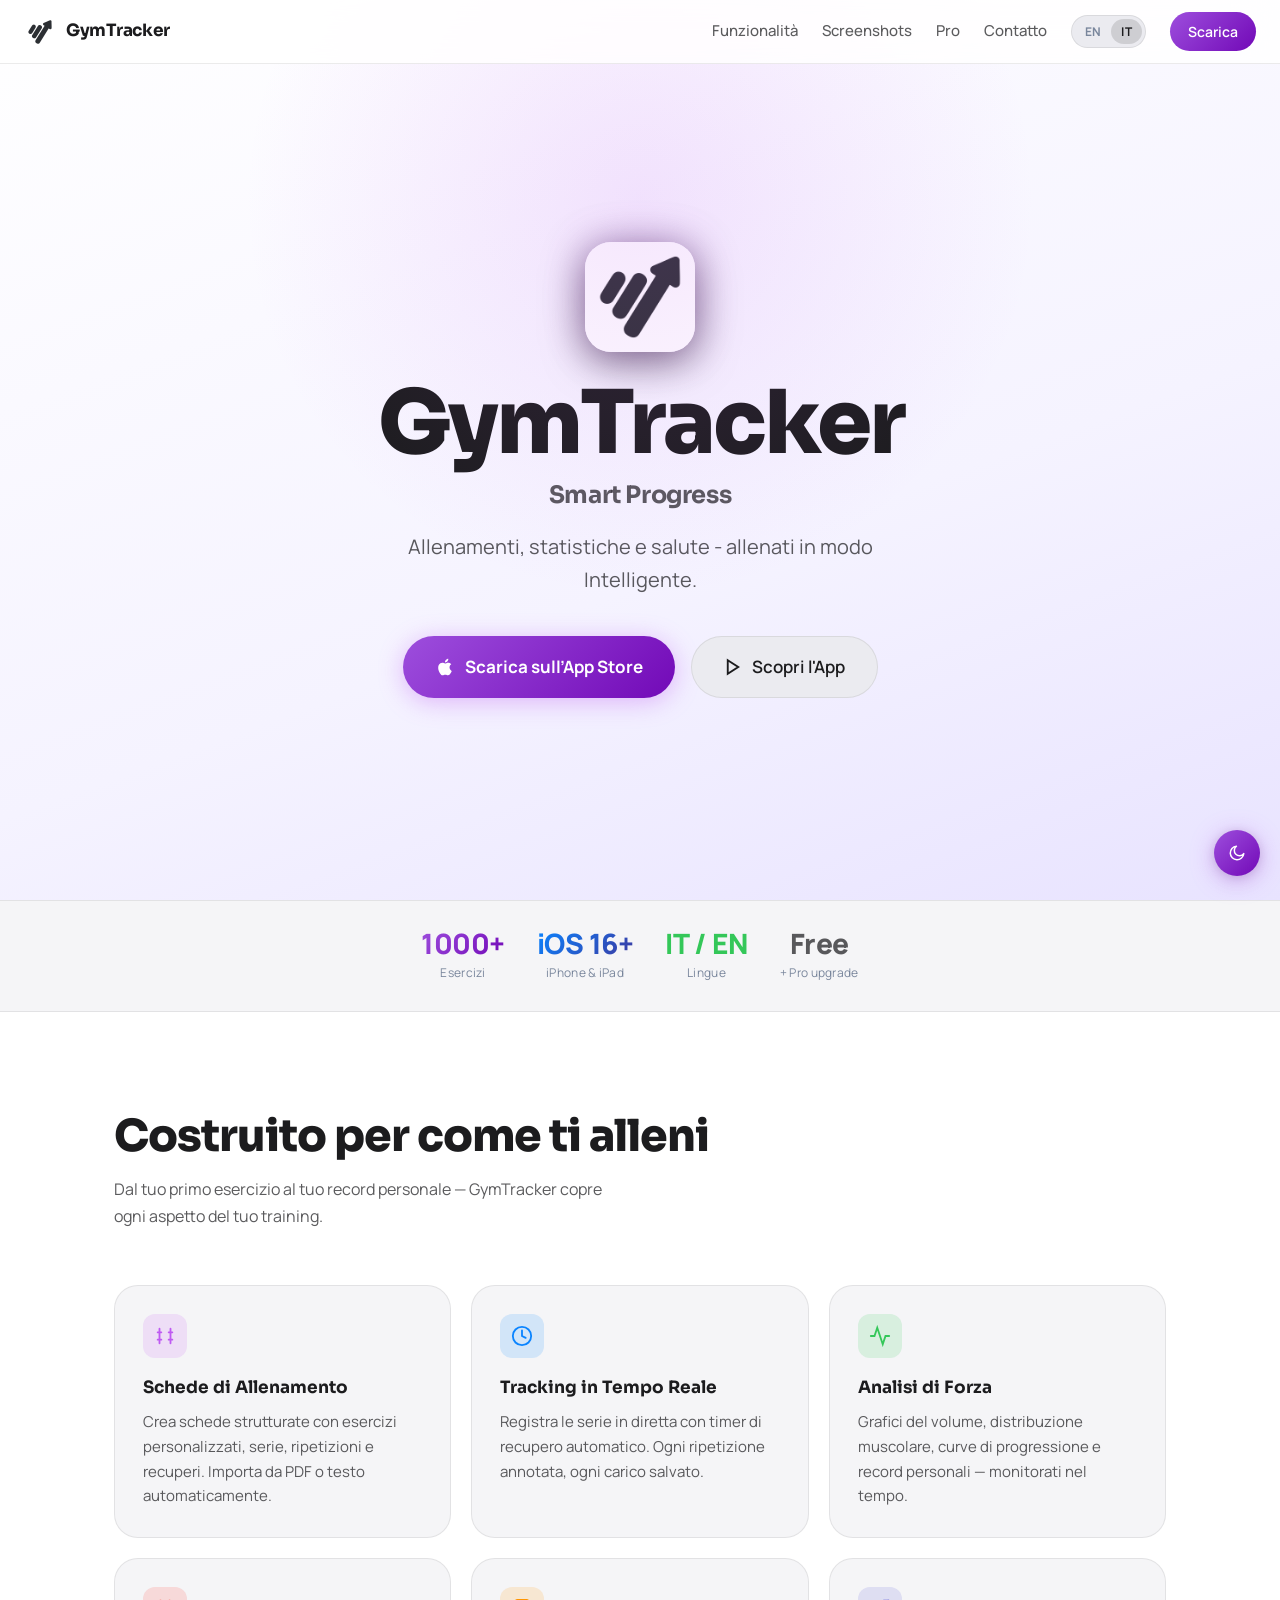
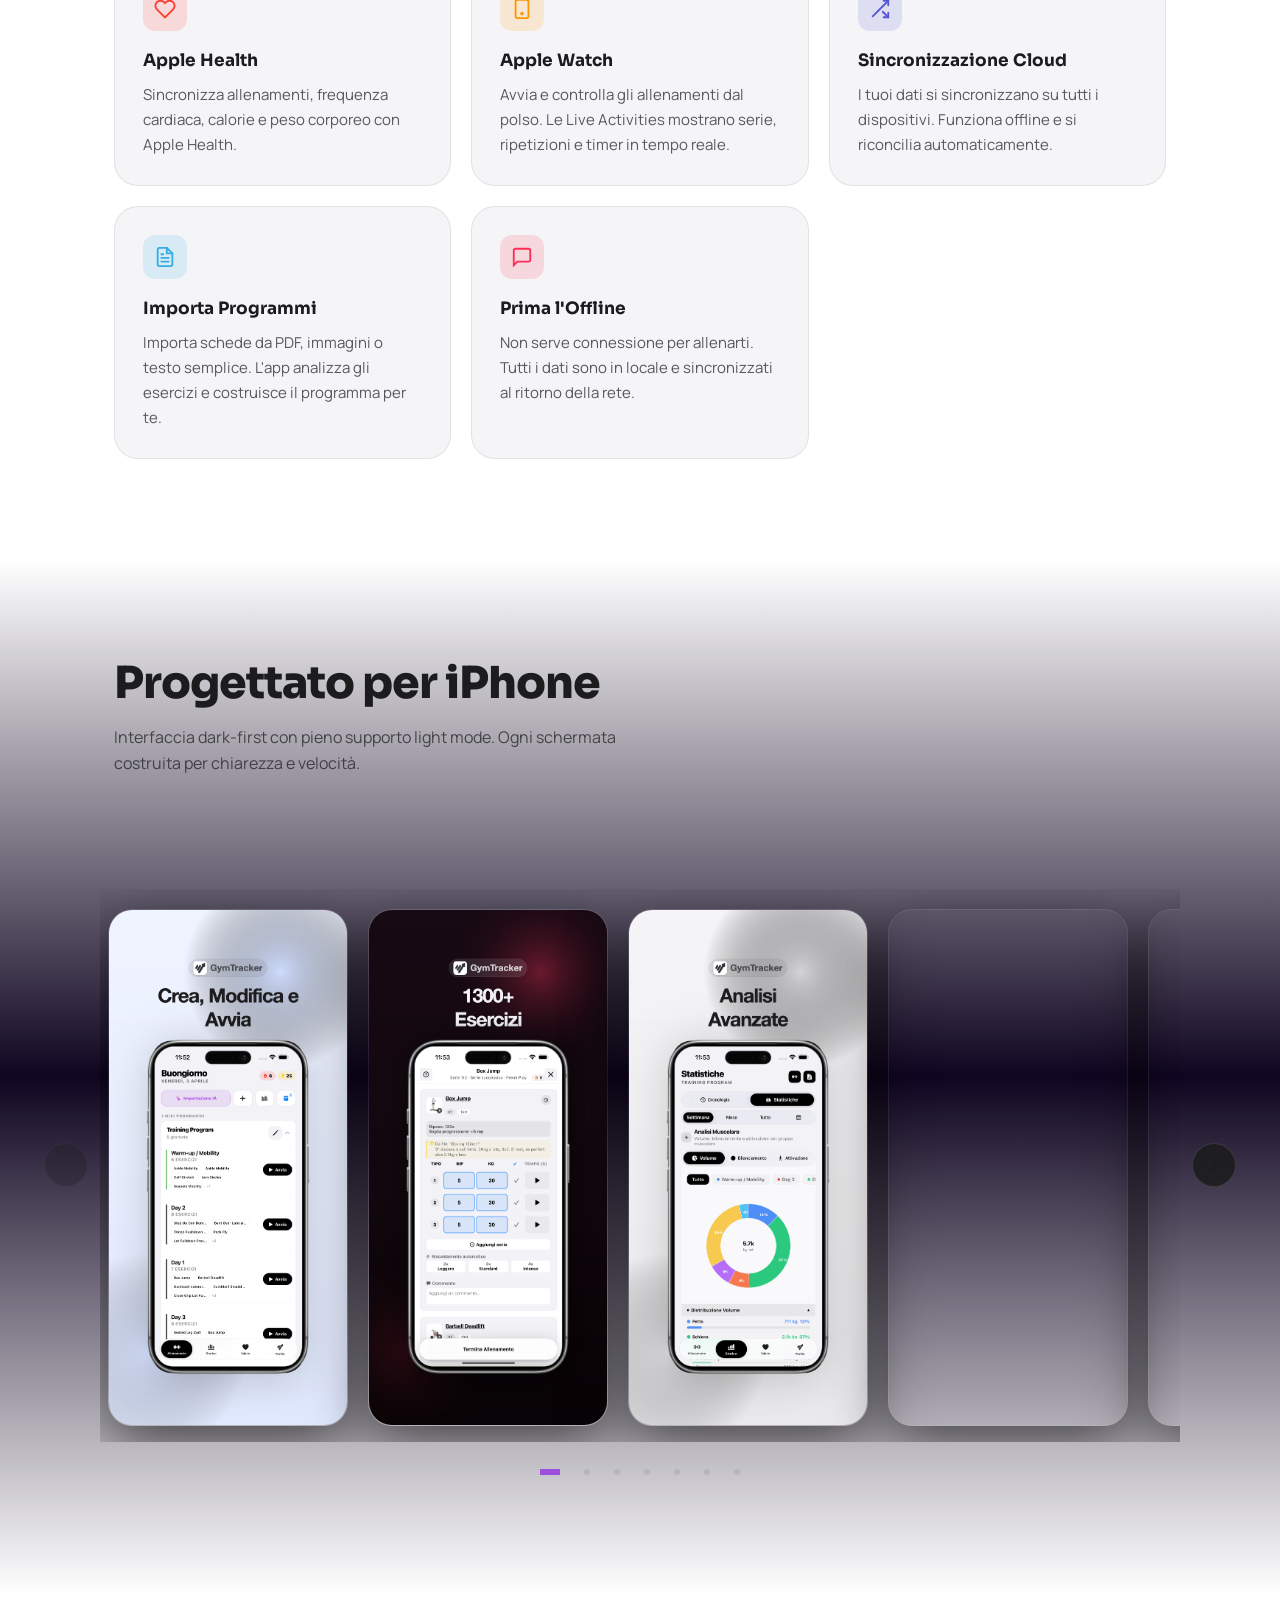
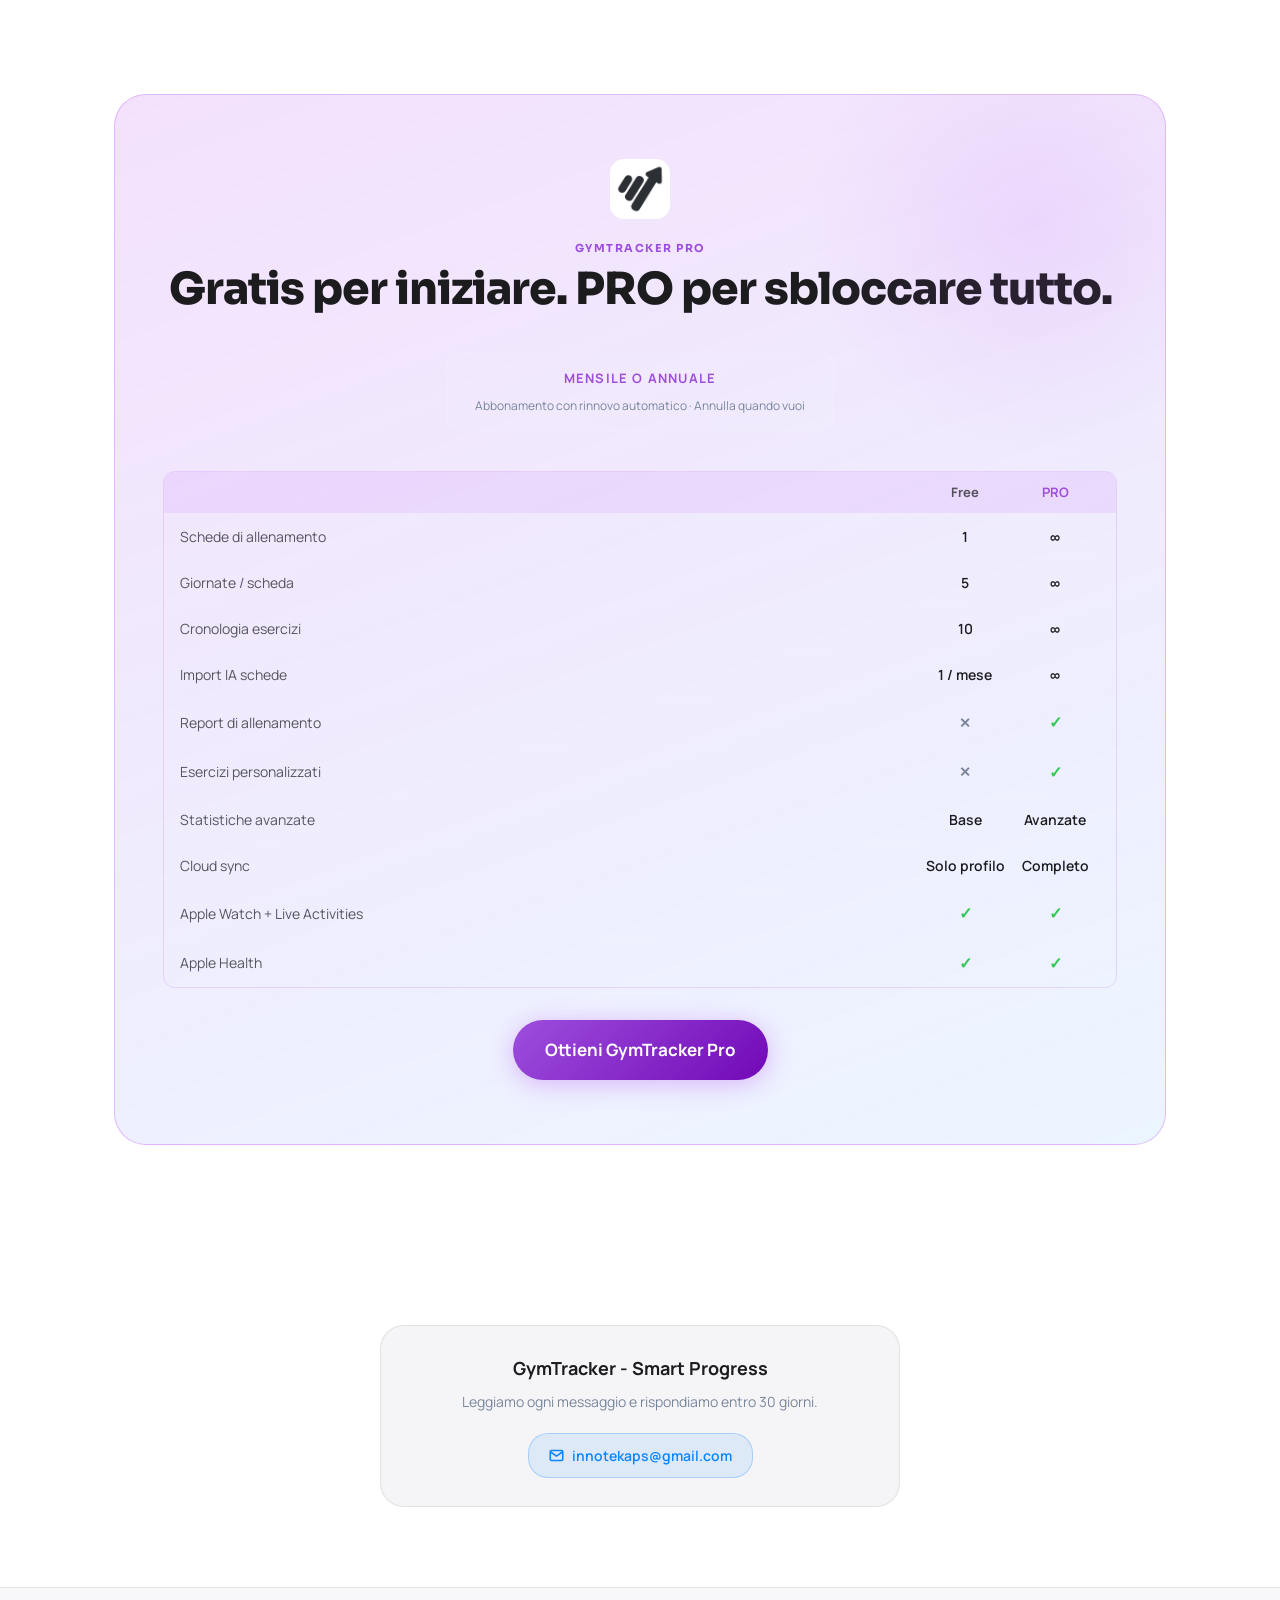
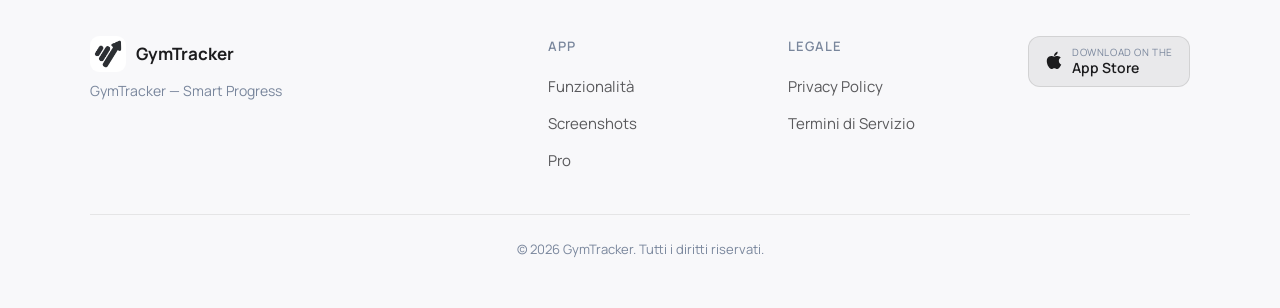
<file: index.html>
<!DOCTYPE html>
<html lang="en" class="lang-en" data-theme="dark">
<head>
  <meta charset="UTF-8">
  <meta name="viewport" content="width=device-width, initial-scale=1.0">
  <title>GymTracker - Smart Progress</title>
  <meta name="description" content="GymTracker is a fitness tracking app for iPhone. Log workouts, monitor health metrics, and track progress with detailed analytics.">
  <meta property="og:title" content="GymTracker - Smart Progress">
  <meta property="og:description" content="Fitness tracking for iPhone">
  <meta property="og:image" content="./screenshots/en/simulator-screenshot---iphone-17-pro-max---2026-04-03-at-11-46-31--iphone--en.png">
  <link rel="icon" href="./favicon.png">
  <link rel="stylesheet" href="./styles.css">
</head>
<body>

<nav class="site-nav">
  <div class="nav-brand">
    <img src="./icon.png" alt="GymTracker">
    <span>GymTracker</span>
  </div>
  <div class="nav-links">
    <a href="#features"><span data-lang="en">Features</span><span data-lang="it">Funzionalità</span></a>
    <a href="#screenshots">Screenshots</a>
    <a href="#pro">Pro</a>
    <a href="#contact"><span data-lang="en">Contact</span><span data-lang="it">Contatto</span></a>
    <div class="lang-switch">
      <button class="lang-switch-btn" id="btn-lang-en" onclick="setSiteLang('en')">EN</button>
      <button class="lang-switch-btn" id="btn-lang-it" onclick="setSiteLang('it')">IT</button>
    </div>
    <a href="https://apps.apple.com/app/id6759553013" class="nav-cta" target="_blank">
      <span data-lang="en">Download</span><span data-lang="it">Scarica</span>
    </a>
  </div>
</nav>

<section class="hero" id="home">
  <img class="app-icon-hero" src="./icon.png" alt="GymTracker icon">
  <h1>GymTracker</h1>
  <p class="hero-tagline">
    <span data-lang="en">Smart Progress</span>
    <span data-lang="it">Smart Progress</span>
  </p>
  <p class="hero-sub">
    <span data-lang="en">Workouts, statistics and health tracking — train Smart</span>
    <span data-lang="it">Allenamenti, statistiche e salute - allenati in modo Intelligente.</span>
  </p>
  <div class="hero-ctas">
    <a href="https://apps.apple.com/app/id6759553013" class="btn-primary" target="_blank">
      <svg width="20" height="20" viewBox="0 0 24 24" fill="currentColor"><path d="M18.71 19.5c-.83 1.24-1.71 2.45-3.05 2.47-1.34.03-1.77-.79-3.29-.79-1.53 0-2 .77-3.27.82-1.31.05-2.3-1.32-3.14-2.53C4.25 17 2.94 12.45 4.7 9.39c.87-1.52 2.43-2.48 4.12-2.51 1.28-.02 2.5.87 3.29.87.78 0 2.26-1.07 3.8-.91.65.03 2.47.26 3.64 1.98-.09.06-2.17 1.28-2.15 3.81.03 3.02 2.65 4.03 2.68 4.04-.03.07-.42 1.44-1.38 2.83M13 3.5c.73-.83 1.94-1.46 2.94-1.5.13 1.17-.34 2.35-1.04 3.19-.69.85-1.83 1.51-2.95 1.42-.15-1.15.41-2.35 1.05-3.11z"/></svg>
      <span data-lang="en">Download on App Store</span>
      <span data-lang="it">Scarica sull’App Store</span>
    </a>
    <a href="#screenshots" class="btn-secondary">
      <svg width="18" height="18" viewBox="0 0 24 24" fill="none" stroke="currentColor" stroke-width="2.5"><polygon points="5 3 19 12 5 21 5 3"/></svg>
      <span data-lang="en">See the App</span>
      <span data-lang="it">Scopri l'App</span>
    </a>
  </div>
</section>

<div class="stats-bar">
  <div class="stats-inner">
    <div class="stat-item">
      <div class="stat-value grad-premium">1000+</div>
      <div class="stat-label"><span data-lang="en">Exercises</span><span data-lang="it">Esercizi</span></div>
    </div>
    <div class="stat-item">
      <div class="stat-value grad-accent">iOS 16+</div>
      <div class="stat-label">iPhone &amp; iPad</div>
    </div>
    <div class="stat-item">
      <div class="stat-value" style="color:var(--success);">IT / EN</div>
      <div class="stat-label"><span data-lang="en">Languages</span><span data-lang="it">Lingue</span></div>
    </div>
    <div class="stat-item">
      <div class="stat-value" style="color:var(--text-secondary);">Free</div>
      <div class="stat-label">+ Pro upgrade</div>
    </div>
  </div>
</div>

<section id="features">
  <h2 class="section-title">
    <span data-lang="en">Built for how you train</span>
    <span data-lang="it">Costruito per come ti alleni</span>
  </h2>
  <p class="section-sub">
    <span data-lang="en">From your first rep to your personal record — GymTracker covers every aspect of your training.</span>
    <span data-lang="it">Dal tuo primo esercizio al tuo record personale — GymTracker copre ogni aspetto del tuo training.</span>
  </p>

  <div class="features-grid">
    <div class="feature-card fade-in">
      <div class="feature-icon icon-purple">
        <svg width="22" height="22" viewBox="0 0 24 24" fill="none" stroke="currentColor" stroke-width="2" stroke-linecap="round"><path d="M6 4v16M18 4v16M4 8h4M16 8h4M4 16h4M16 16h4"/></svg>
      </div>
      <h3><span data-lang="en">Training Programs</span><span data-lang="it">Schede di Allenamento</span></h3>
      <p><span data-lang="en">Create structured programs with custom exercises, sets, reps, and rest periods. Import from PDF or text automatically.</span><span data-lang="it">Crea schede strutturate con esercizi personalizzati, serie, ripetizioni e recuperi. Importa da PDF o testo automaticamente.</span></p>
    </div>
    <div class="feature-card fade-in">
      <div class="feature-icon icon-blue">
        <svg width="22" height="22" viewBox="0 0 24 24" fill="none" stroke="currentColor" stroke-width="2" stroke-linecap="round"><circle cx="12" cy="12" r="10"/><polyline points="12 6 12 12 16 14"/></svg>
      </div>
      <h3><span data-lang="en">Live Workout Tracking</span><span data-lang="it">Tracking in Tempo Reale</span></h3>
      <p><span data-lang="en">Log sets in real time with automatic rest timers. Every rep recorded, every weight saved.</span><span data-lang="it">Registra le serie in diretta con timer di recupero automatico. Ogni ripetizione annotata, ogni carico salvato.</span></p>
    </div>
    <div class="feature-card fade-in">
      <div class="feature-icon icon-green">
        <svg width="22" height="22" viewBox="0 0 24 24" fill="none" stroke="currentColor" stroke-width="2" stroke-linecap="round"><polyline points="22 12 18 12 15 21 9 3 6 12 2 12"/></svg>
      </div>
      <h3><span data-lang="en">Strength Analytics</span><span data-lang="it">Analisi di Forza</span></h3>
      <p><span data-lang="en">Volume charts, muscle distribution, progression curves, and personal records - tracked over weeks and months.</span><span data-lang="it">Grafici del volume, distribuzione muscolare, curve di progressione e record personali — monitorati nel tempo.</span></p>
    </div>
    <div class="feature-card fade-in">
      <div class="feature-icon icon-red">
        <svg width="22" height="22" viewBox="0 0 24 24" fill="none" stroke="currentColor" stroke-width="2" stroke-linecap="round"><path d="M20.84 4.61a5.5 5.5 0 0 0-7.78 0L12 5.67l-1.06-1.06a5.5 5.5 0 0 0-7.78 7.78l1.06 1.06L12 21.23l7.78-7.78 1.06-1.06a5.5 5.5 0 0 0 0-7.78z"/></svg>
      </div>
      <h3>Apple Health</h3>
      <p><span data-lang="en">Syncs workouts, heart rate, calories, and body weight bidirectionally with Apple Health.</span><span data-lang="it">Sincronizza allenamenti, frequenza cardiaca, calorie e peso corporeo con Apple Health.</span></p>
    </div>
    <div class="feature-card fade-in">
      <div class="feature-icon icon-orange">
        <svg width="22" height="22" viewBox="0 0 24 24" fill="none" stroke="currentColor" stroke-width="2" stroke-linecap="round"><rect x="5" y="2" width="14" height="20" rx="2"/><circle cx="12" cy="17" r="1"/></svg>
      </div>
      <h3>Apple Watch</h3>
      <p><span data-lang="en">Start and control workouts from your wrist. Live Activities display sets, reps, and rest timers in real time.</span><span data-lang="it">Avvia e controlla gli allenamenti dal polso. Le Live Activities mostrano serie, ripetizioni e timer in tempo reale.</span></p>
    </div>
    <div class="feature-card fade-in">
      <div class="feature-icon icon-indigo">
        <svg width="22" height="22" viewBox="0 0 24 24" fill="none" stroke="currentColor" stroke-width="2" stroke-linecap="round"><polyline points="16 3 21 3 21 8"/><line x1="4" y1="20" x2="21" y2="3"/><polyline points="21 16 21 21 16 21"/><line x1="15" y1="15" x2="21" y2="21"/></svg>
      </div>
      <h3><span data-lang="en">Cloud Sync</span><span data-lang="it">Sincronizzazione Cloud</span></h3>
      <p><span data-lang="en">Your data syncs across all devices. Works offline and reconciles automatically when back online.</span><span data-lang="it">I tuoi dati si sincronizzano su tutti i dispositivi. Funziona offline e si riconcilia automaticamente.</span></p>
    </div>
    <div class="feature-card fade-in">
      <div class="feature-icon icon-cyan">
        <svg width="22" height="22" viewBox="0 0 24 24" fill="none" stroke="currentColor" stroke-width="2" stroke-linecap="round"><path d="M14 2H6a2 2 0 0 0-2 2v16a2 2 0 0 0 2 2h12a2 2 0 0 0 2-2V8z"/><polyline points="14 2 14 8 20 8"/><line x1="16" y1="13" x2="8" y2="13"/><line x1="16" y1="17" x2="8" y2="17"/><polyline points="10 9 9 9 8 9"/></svg>
      </div>
      <h3><span data-lang="en">Program Import</span><span data-lang="it">Importa Programmi</span></h3>
      <p><span data-lang="en">Import workout plans from PDFs, images, or plain text. The app parses exercises and builds the program for you.</span><span data-lang="it">Importa schede da PDF, immagini o testo semplice. L'app analizza gli esercizi e costruisce il programma per te.</span></p>
    </div>
    <div class="feature-card fade-in">
      <div class="feature-icon icon-pink">
        <svg width="22" height="22" viewBox="0 0 24 24" fill="none" stroke="currentColor" stroke-width="2" stroke-linecap="round"><path d="M21 15a2 2 0 0 1-2 2H7l-4 4V5a2 2 0 0 1 2-2h14a2 2 0 0 1 2 2z"/></svg>
      </div>
      <h3><span data-lang="en">Offline First</span><span data-lang="it">Prima l'Offline</span></h3>
      <p><span data-lang="en">No connection required to train. All data is stored locally and synced when connectivity returns.</span><span data-lang="it">Non serve connessione per allenarti. Tutti i dati sono in locale e sincronizzati al ritorno della rete.</span></p>
    </div>
  </div>
</section>

<div class="screenshots-section" id="screenshots">
  <div class="screenshots-header">
    <h2 class="section-title fade-in">
      <span data-lang="en">Designed for iPhone</span>
      <span data-lang="it">Progettato per iPhone</span>
    </h2>
    <p class="section-sub fade-in">
      <span data-lang="en">Dark-first interface with full light mode support. Every screen built for clarity and speed.</span>
      <span data-lang="it">Interfaccia dark-first con pieno supporto light mode. Ogni schermata costruita per chiarezza e velocità.</span>
    </p>
  </div>
  <div class="screenshots-carousel">
    <div class="screenshots-shell fade-in">
      <button class="carousel-button carousel-button-prev" type="button" id="carouselPrev" aria-label="Previous screenshot">
        <span aria-hidden="true">&#8249;</span>
      </button>
      <!-- EN scroll: 1.png - 7.png -->
      <div class="screenshots-scroll" id="screenshotScrollEn" data-lang="en" tabindex="0" aria-label="App screenshots">
        <div class="screenshot-item">
          <img src="./screenshots/en/1.png" alt="Screenshot 1" loading="lazy" decoding="async">
        </div>
        <div class="screenshot-item">
          <img src="./screenshots/en/2.png" alt="Screenshot 2" loading="lazy" decoding="async">
        </div>
        <div class="screenshot-item">
          <img src="./screenshots/en/3.png" alt="Screenshot 3" loading="lazy" decoding="async">
        </div>
        <div class="screenshot-item">
          <img src="./screenshots/en/4.png" alt="Screenshot 4" loading="lazy" decoding="async">
        </div>
        <div class="screenshot-item">
          <img src="./screenshots/en/5.png" alt="Screenshot 5" loading="lazy" decoding="async">
        </div>
        <div class="screenshot-item">
          <img src="./screenshots/en/6.png" alt="Screenshot 6" loading="lazy" decoding="async">
        </div>
        <div class="screenshot-item">
          <img src="./screenshots/en/7.png" alt="Screenshot 7" loading="lazy" decoding="async">
        </div>
      </div>
      <!-- IT scroll: 1.png - 7.png -->
      <div class="screenshots-scroll" id="screenshotScrollIt" data-lang="it" tabindex="0" aria-label="Schermate dell'app">
        <div class="screenshot-item">
          <img src="./screenshots/it/1.png" alt="Screenshot 1" loading="lazy" decoding="async">
        </div>
        <div class="screenshot-item">
          <img src="./screenshots/it/2.png" alt="Screenshot 2" loading="lazy" decoding="async">
        </div>
        <div class="screenshot-item">
          <img src="./screenshots/it/3.png" alt="Screenshot 3" loading="lazy" decoding="async">
        </div>
        <div class="screenshot-item">
          <img src="./screenshots/it/4.png" alt="Screenshot 4" loading="lazy" decoding="async">
        </div>
        <div class="screenshot-item">
          <img src="./screenshots/it/5.png" alt="Screenshot 5" loading="lazy" decoding="async">
        </div>
        <div class="screenshot-item">
          <img src="./screenshots/it/6.png" alt="Screenshot 6" loading="lazy" decoding="async">
        </div>
        <div class="screenshot-item">
          <img src="./screenshots/it/7.png" alt="Screenshot 7" loading="lazy" decoding="async">
        </div>
      </div>
      <button class="carousel-button carousel-button-next" type="button" id="carouselNext" aria-label="Next screenshot">
        <span aria-hidden="true">&#8250;</span>
      </button>
    </div>
    <div class="carousel-dots" id="carouselDots">
      <button class="carousel-dot active" type="button" data-index="0" aria-label="Screenshot 1"></button>
      <button class="carousel-dot" type="button" data-index="1" aria-label="Screenshot 2"></button>
      <button class="carousel-dot" type="button" data-index="2" aria-label="Screenshot 3"></button>
      <button class="carousel-dot" type="button" data-index="3" aria-label="Screenshot 4"></button>
      <button class="carousel-dot" type="button" data-index="4" aria-label="Screenshot 5"></button>
      <button class="carousel-dot" type="button" data-index="5" aria-label="Screenshot 6"></button>
      <button class="carousel-dot" type="button" data-index="6" aria-label="Screenshot 7"></button>
    </div>
  </div>
</div>

<section id="pro">
  <div class="pro-card">
    <div class="pro-top">
      <img src="./icon.png" alt="GymTracker" class="pro-icon">
      <div class="section-label">GymTracker Pro</div>
      <h2 class="section-title">
        <span data-lang="en">Free to start. PRO to unlock everything.</span>
        <span data-lang="it">Gratis per iniziare. PRO per sbloccare tutto.</span>
      </h2>
      <div class="pro-price-badge">
        <span class="pro-price-label"><span data-lang="en">Monthly or Annual</span><span data-lang="it">Mensile o Annuale</span></span>
        <span style="font-size:12px;color:var(--text-muted);"><span data-lang="en">Auto-renewing subscription · Cancel anytime</span><span data-lang="it">Abbonamento con rinnovo automatico · Annulla quando vuoi</span></span>
      </div>
    </div>
    <div class="pro-compare-table">
      <div class="pro-compare-header">
        <div class="pro-compare-feature"></div>
        <div class="pro-compare-col free-col"><span data-lang="en">Free</span><span data-lang="it">Free</span></div>
        <div class="pro-compare-col pro-col">PRO</div>
      </div>
      <div class="pro-compare-row">
        <div class="pro-compare-feature"><span data-lang="en">Workout programs</span><span data-lang="it">Schede di allenamento</span></div>
        <div class="pro-compare-col free-col">1</div>
        <div class="pro-compare-col pro-col">∞</div>
      </div>
      <div class="pro-compare-row">
        <div class="pro-compare-feature"><span data-lang="en">Training days / program</span><span data-lang="it">Giornate / scheda</span></div>
        <div class="pro-compare-col free-col">5</div>
        <div class="pro-compare-col pro-col">∞</div>
      </div>
      <div class="pro-compare-row">
        <div class="pro-compare-feature"><span data-lang="en">Exercise history</span><span data-lang="it">Cronologia esercizi</span></div>
        <div class="pro-compare-col free-col">10</div>
        <div class="pro-compare-col pro-col">∞</div>
      </div>
      <div class="pro-compare-row">
        <div class="pro-compare-feature"><span data-lang="en">AI Program import</span><span data-lang="it">Import IA schede</span></div>
        <div class="pro-compare-col free-col"><span data-lang="en">1 / month</span><span data-lang="it">1 / mese</span></div>
        <div class="pro-compare-col pro-col">∞</div>
      </div>
      <div class="pro-compare-row">
        <div class="pro-compare-feature"><span data-lang="en">Workout reports</span><span data-lang="it">Report di allenamento</span></div>
        <div class="pro-compare-col free-col"><span class="compare-no">✕</span></div>
        <div class="pro-compare-col pro-col"><span class="compare-yes">✓</span></div>
      </div>
      <div class="pro-compare-row">
        <div class="pro-compare-feature"><span data-lang="en">Custom exercises</span><span data-lang="it">Esercizi personalizzati</span></div>
        <div class="pro-compare-col free-col"><span class="compare-no">✕</span></div>
        <div class="pro-compare-col pro-col"><span class="compare-yes">✓</span></div>
      </div>
      <div class="pro-compare-row">
        <div class="pro-compare-feature"><span data-lang="en">Advanced statistics</span><span data-lang="it">Statistiche avanzate</span></div>
        <div class="pro-compare-col free-col"><span data-lang="en">Basic</span><span data-lang="it">Base</span></div>
        <div class="pro-compare-col pro-col"><span data-lang="en">Advanced</span><span data-lang="it">Avanzate</span></div>
      </div>
      <div class="pro-compare-row">
        <div class="pro-compare-feature"><span data-lang="en">Cloud sync</span><span data-lang="it">Cloud sync</span></div>
        <div class="pro-compare-col free-col"><span data-lang="en">Profile only</span><span data-lang="it">Solo profilo</span></div>
        <div class="pro-compare-col pro-col"><span data-lang="en">Full</span><span data-lang="it">Completo</span></div>
      </div>
      <div class="pro-compare-row">
        <div class="pro-compare-feature"><span data-lang="en">Apple Watch + Live Activities</span><span data-lang="it">Apple Watch + Live Activities</span></div>
        <div class="pro-compare-col free-col"><span class="compare-yes">✓</span></div>
        <div class="pro-compare-col pro-col"><span class="compare-yes">✓</span></div>
      </div>
      <div class="pro-compare-row">
        <div class="pro-compare-feature">Apple Health</div>
        <div class="pro-compare-col free-col"><span class="compare-yes">✓</span></div>
        <div class="pro-compare-col pro-col"><span class="compare-yes">✓</span></div>
      </div>
    </div>
    <a href="https://apps.apple.com/app/id6759553013" class="btn-primary" target="_blank" rel="noopener" style="display:inline-flex;">
      <span data-lang="en">Get GymTracker Pro</span>
      <span data-lang="it">Ottieni GymTracker Pro</span>
    </a>
  </div>
</section>

<section id="contact" style="padding:80px 24px;">
  <div class="contact-box" style="max-width:520px;margin:0 auto;">
    <div class="contact-box-title">GymTracker - Smart Progress</div>
    <div class="contact-box-sub">
      <span data-lang="en">We read every message and reply within 30 days.</span>
      <span data-lang="it">Leggiamo ogni messaggio e rispondiamo entro 30 giorni.</span>
    </div>
    <div class="contact-box-links">
      <a href="mailto:innotekaps@gmail.com" class="contact-link">
        <svg width="15" height="15" viewBox="0 0 24 24" fill="none" stroke="currentColor" stroke-width="2.5"><path d="M4 4h16c1.1 0 2 .9 2 2v12c0 1.1-.9 2-2 2H4c-1.1 0-2-.9-2-2V6c0-1.1.9-2 2-2z"/><polyline points="22,6 12,13 2,6"/></svg>
        innotekaps@gmail.com
      </a>
    </div>
  </div>
</section>

<footer>
  <div class="footer-inner">
    <div>
      <div class="footer-brand">
        <img src="./icon.png" alt="GymTracker">
        <span>GymTracker</span>
      </div>
      <p class="footer-desc">GymTracker — Smart Progress</p>
    </div>
    <div class="footer-col">
      <h4>App</h4>
      <ul>
        <li><a href="#features"><span data-lang="en">Features</span><span data-lang="it">Funzionalità</span></a></li>
        <li><a href="#screenshots">Screenshots</a></li>
        <li><a href="#pro">Pro</a></li>
      </ul>
    </div>
    <div class="footer-col">
      <h4><span data-lang="en">Legal</span><span data-lang="it">Legale</span></h4>
      <ul>
        <li><a href="./privacy.html">Privacy Policy</a></li>
        <li><a href="./terms.html"><span data-lang="en">Terms of Service</span><span data-lang="it">Termini di Servizio</span></a></li>
      </ul>
    </div>
    <div class="footer-appstore-col">
      <a href="https://apps.apple.com/app/id6759553013" class="footer-appstore-badge" target="_blank" rel="noopener">
        <svg width="18" height="22" viewBox="0 0 170 200" fill="currentColor" aria-hidden="true"><path d="M150.37 130.25c-2.45 5.66-5.35 10.87-8.71 15.66-4.58 6.53-8.33 11.05-11.22 13.56-4.48 4.12-9.28 6.23-14.42 6.35-3.69 0-8.14-1.05-13.32-3.18-5.197-2.12-9.973-3.17-14.34-3.17-4.58 0-9.492 1.05-14.746 3.17-5.262 2.13-9.501 3.24-12.742 3.35-4.929.21-9.842-1.96-14.746-6.52-3.13-2.73-7.045-7.41-11.735-14.04-5.032-7.08-9.169-15.29-12.41-24.65-3.471-10.11-5.211-19.9-5.211-29.378 0-10.857 2.346-20.221 7.045-28.068 3.693-6.303 8.606-11.275 14.755-14.925s12.793-5.51 19.948-5.629c3.915 0 9.049 1.211 15.429 3.591 6.362 2.388 10.447 3.599 12.238 3.599 1.339 0 5.877-1.416 13.57-4.239 7.275-2.618 13.415-3.702 18.445-3.275 13.63 1.1 23.87 6.473 30.68 16.153-12.19 7.386-18.22 17.731-18.1 31.002.11 10.337 3.86 18.939 11.23 25.769 3.34 3.17 7.07 5.62 11.22 7.36-.9 2.61-1.85 5.11-2.86 7.51zM119.11 7.24c0 8.102-2.96 15.667-8.86 22.669-7.12 8.324-15.732 13.134-25.071 12.375a25.222 25.222 0 0 1-.188-3.07c0-7.778 3.386-16.102 9.399-22.908 3.002-3.446 6.82-6.311 11.45-8.597 4.62-2.252 8.99-3.497 13.1-3.71.12 1.083.17 2.166.17 3.241z"/></svg>
        <span><small>Download on the</small>App Store</span>
      </a>
    </div>
  </div>
  <div class="footer-bottom">
    <p>© 2026 GymTracker. <span data-lang="en">All rights reserved.</span><span data-lang="it">Tutti i diritti riservati.</span></p>
  </div>
</footer>

<script>
// Language management
function setSiteLang(lang) {
  document.documentElement.className = 'lang-' + lang;
  document.documentElement.lang = lang;
  localStorage.setItem('gymtracker-lang', lang);
  document.getElementById('btn-lang-en').classList.toggle('active', lang === 'en');
  document.getElementById('btn-lang-it').classList.toggle('active', lang === 'it');
}
(function() {
  const saved = localStorage.getItem('gymtracker-lang') || 'it';
  setSiteLang(saved);
})();

const fadeObs = new IntersectionObserver((entries) => {
  entries.forEach(e => { if (e.isIntersecting) { e.target.classList.add('visible'); fadeObs.unobserve(e.target); } });
}, {threshold: 0.08});
document.querySelectorAll('.fade-in').forEach(el => fadeObs.observe(el));

const dots = Array.from(document.querySelectorAll('.carousel-dot'));
const prevButton = document.getElementById('carouselPrev');
const nextButton = document.getElementById('carouselNext');
let activeScreenshot = 0;

function getActiveScroll() {
  const lang = document.documentElement.lang || 'en';
  return document.getElementById(lang === 'it' ? 'screenshotScrollIt' : 'screenshotScrollEn');
}
function getActiveItems() {
  const scroll = getActiveScroll();
  return scroll ? Array.from(scroll.querySelectorAll('.screenshot-item')) : [];
}

function getCenteredScreenshotIndex() {
  const scroll = getActiveScroll();
  const items = getActiveItems();
  if (!scroll || items.length === 0) return 0;
  const viewportCenter = scroll.scrollLeft + scroll.clientWidth / 2;
  let nextIndex = 0;
  let minDistance = Number.POSITIVE_INFINITY;
  items.forEach((item, index) => {
    const itemCenter = item.offsetLeft + item.offsetWidth / 2;
    const distance = Math.abs(itemCenter - viewportCenter);
    if (distance < minDistance) { minDistance = distance; nextIndex = index; }
  });
  return nextIndex;
}

function updateCarouselState(index = getCenteredScreenshotIndex()) {
  const items = getActiveItems();
  activeScreenshot = index;
  dots.forEach((dot, dotIndex) => dot.classList.toggle('active', dotIndex === index));
  if (prevButton) prevButton.disabled = index === 0;
  if (nextButton) nextButton.disabled = index === items.length - 1;
}

function scrollToScreenshot(index) {
  const scroll = getActiveScroll();
  const items = getActiveItems();
  if (!scroll || !items[index]) return;
  items[index].scrollIntoView({behavior: 'smooth', block: 'nearest', inline: 'center'});
}

['screenshotScrollEn', 'screenshotScrollIt'].forEach(id => {
  const scroll = document.getElementById(id);
  if (!scroll) return;
  scroll.addEventListener('keydown', (e) => {
    if (e.key === 'ArrowRight') { e.preventDefault(); scrollToScreenshot(Math.min(activeScreenshot + 1, getActiveItems().length - 1)); }
    if (e.key === 'ArrowLeft')  { e.preventDefault(); scrollToScreenshot(Math.max(activeScreenshot - 1, 0)); }
  });
  scroll.addEventListener('wheel', (e) => {
    if (Math.abs(e.deltaY) > Math.abs(e.deltaX)) {
      const atStart = scroll.scrollLeft <= 0;
      const atEnd = scroll.scrollLeft + scroll.clientWidth >= scroll.scrollWidth - 1;
      if ((atStart && e.deltaY < 0) || (atEnd && e.deltaY > 0)) return;
      e.preventDefault();
      scroll.scrollBy({left: e.deltaY, behavior: 'smooth'});
    }
  }, {passive: false});
  scroll.addEventListener('scroll', () => { window.requestAnimationFrame(() => updateCarouselState()); }, {passive: true});
});
updateCarouselState(0);

dots.forEach((dot) => {
  dot.addEventListener('click', () => scrollToScreenshot(Number(dot.dataset.index)));
});
if (prevButton) prevButton.addEventListener('click', () => scrollToScreenshot(Math.max(activeScreenshot - 1, 0)));
if (nextButton) nextButton.addEventListener('click', () => scrollToScreenshot(Math.min(activeScreenshot + 1, getActiveItems().length - 1)));
</script>
<script src="./theme-toggle.js" defer></script>

</body>
</html>
</file>
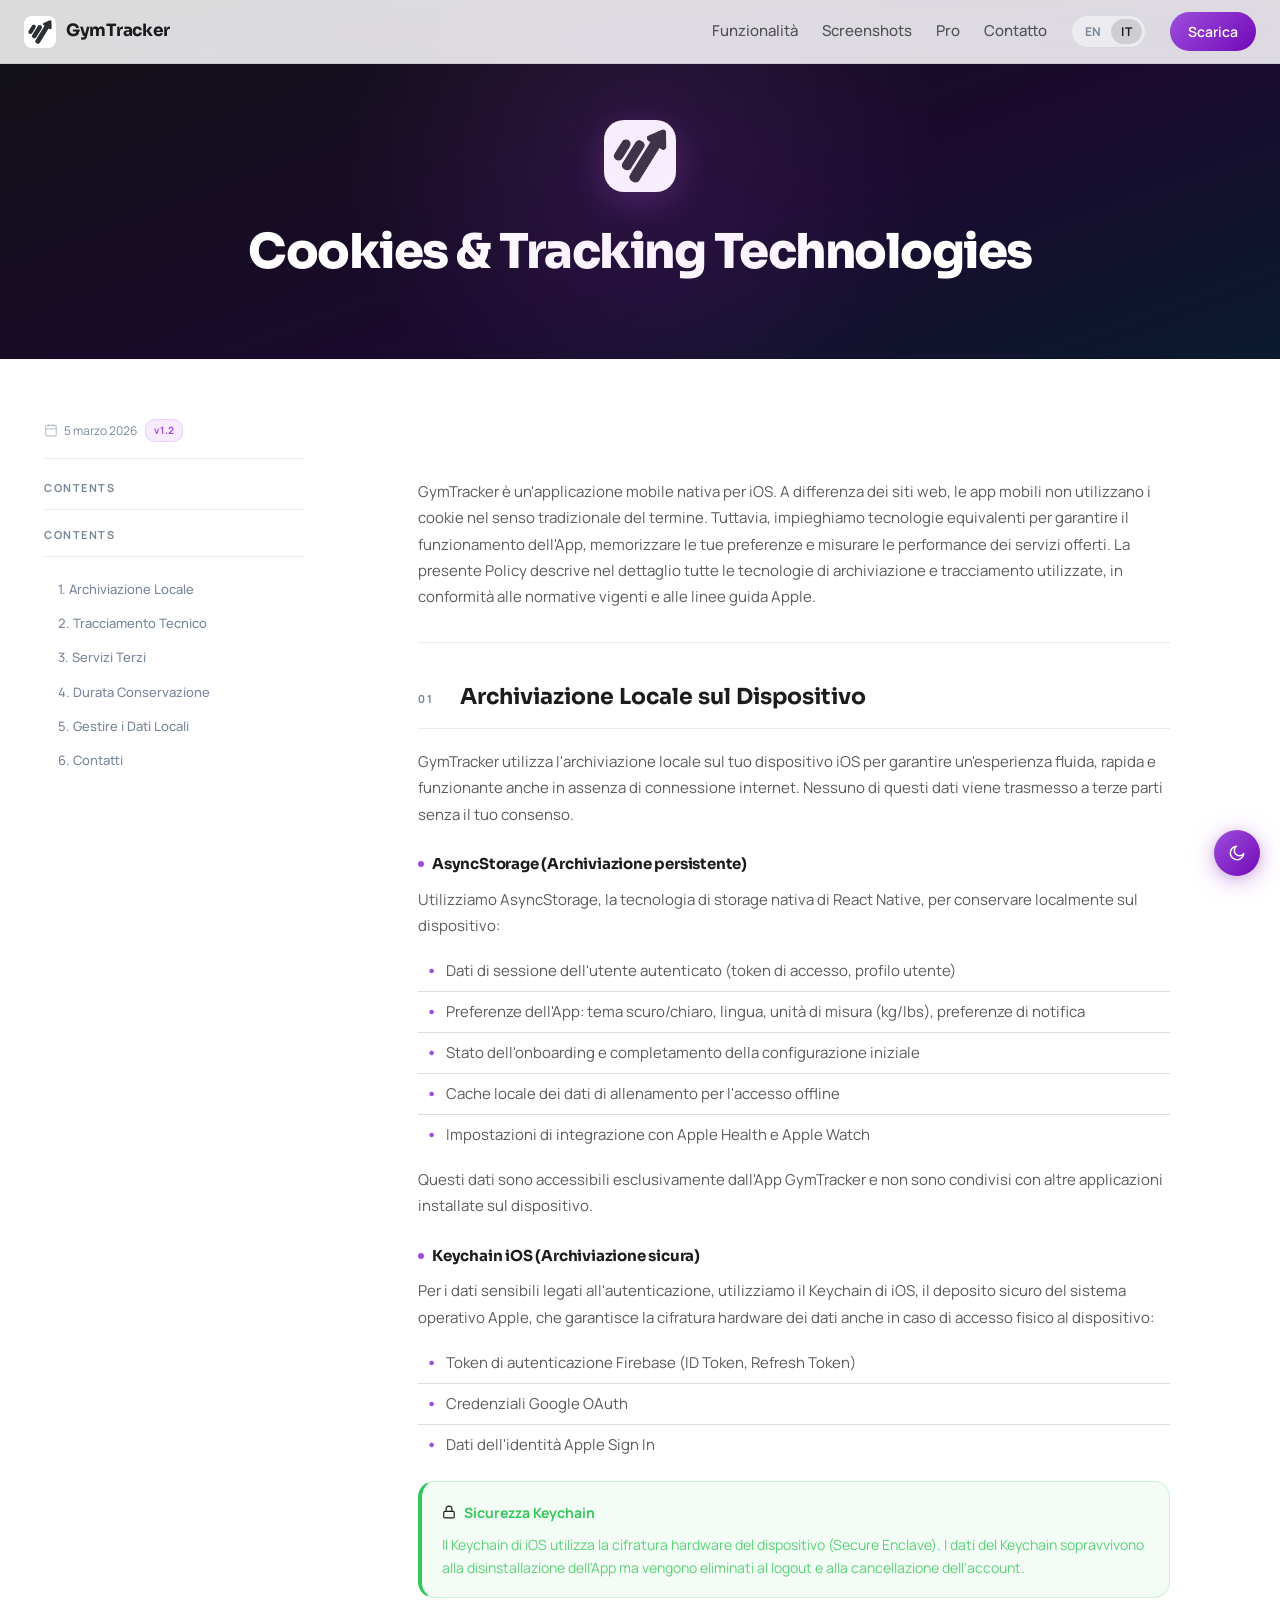
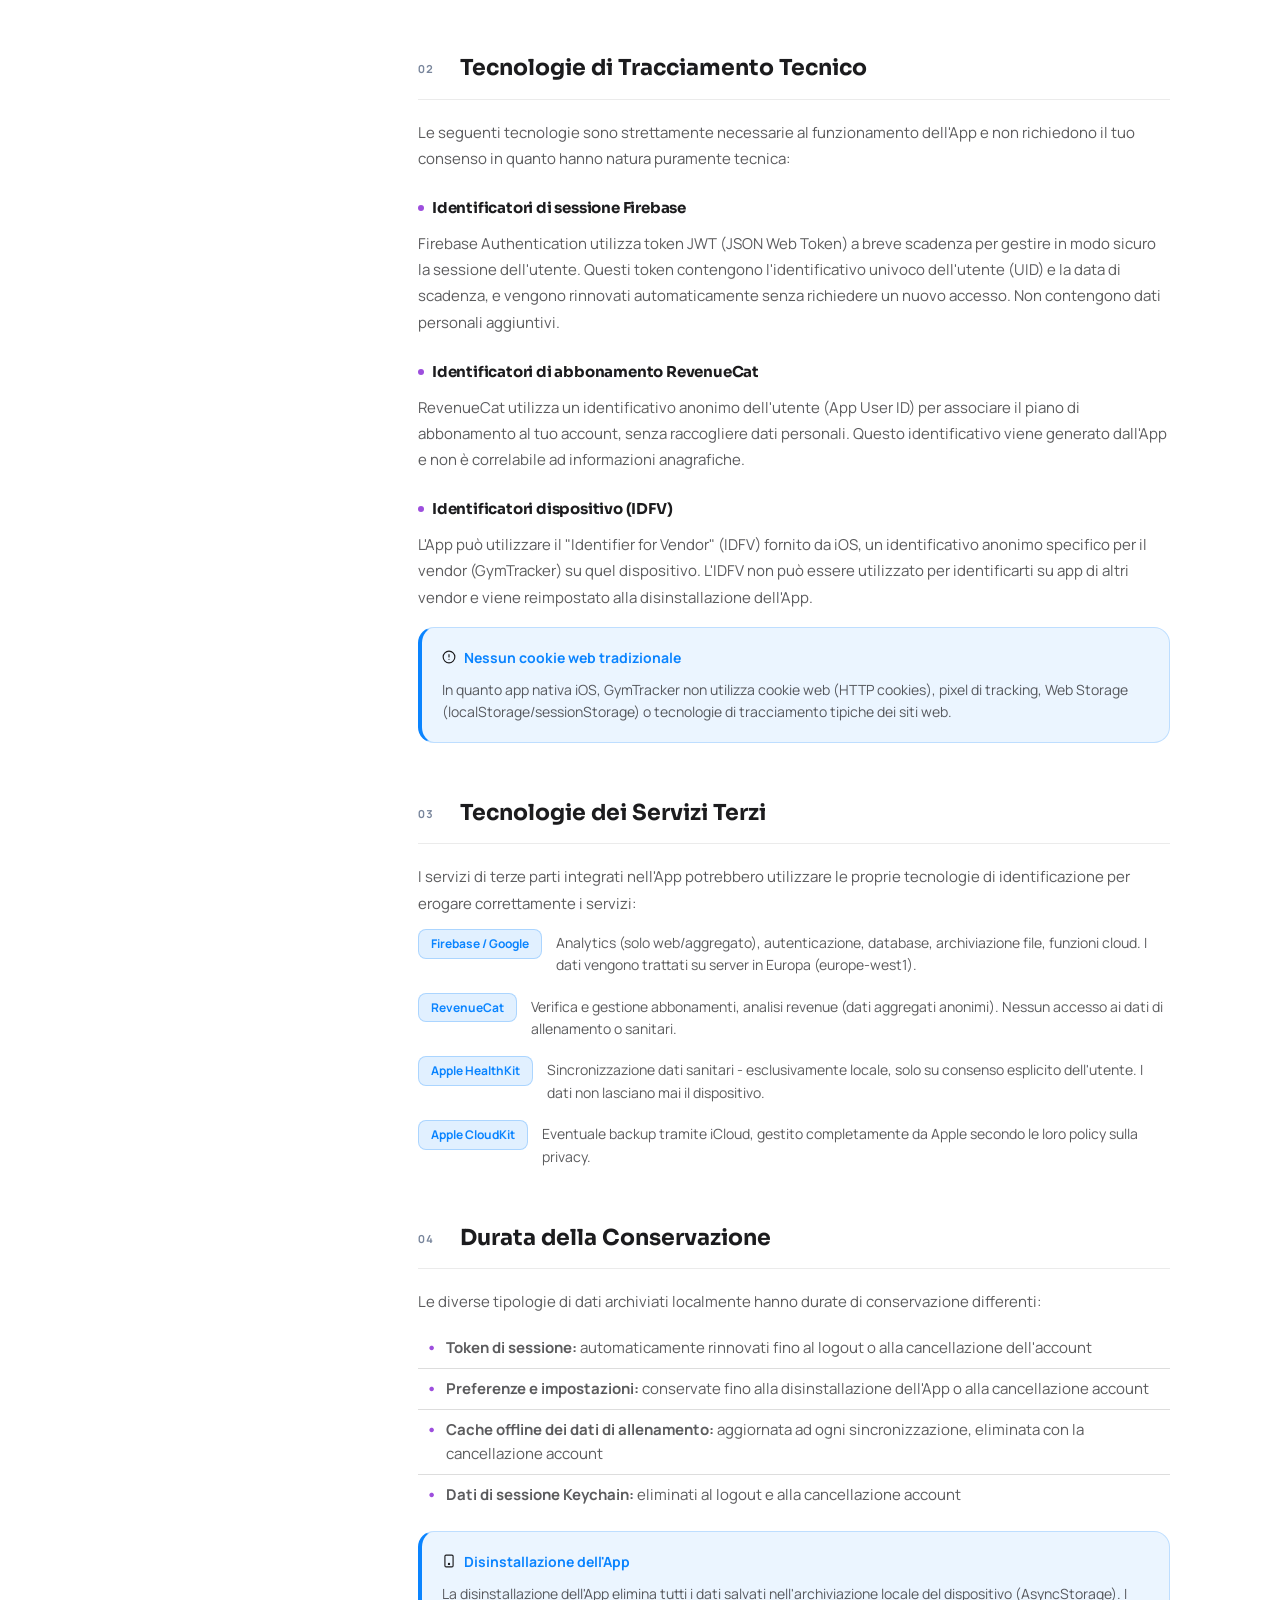
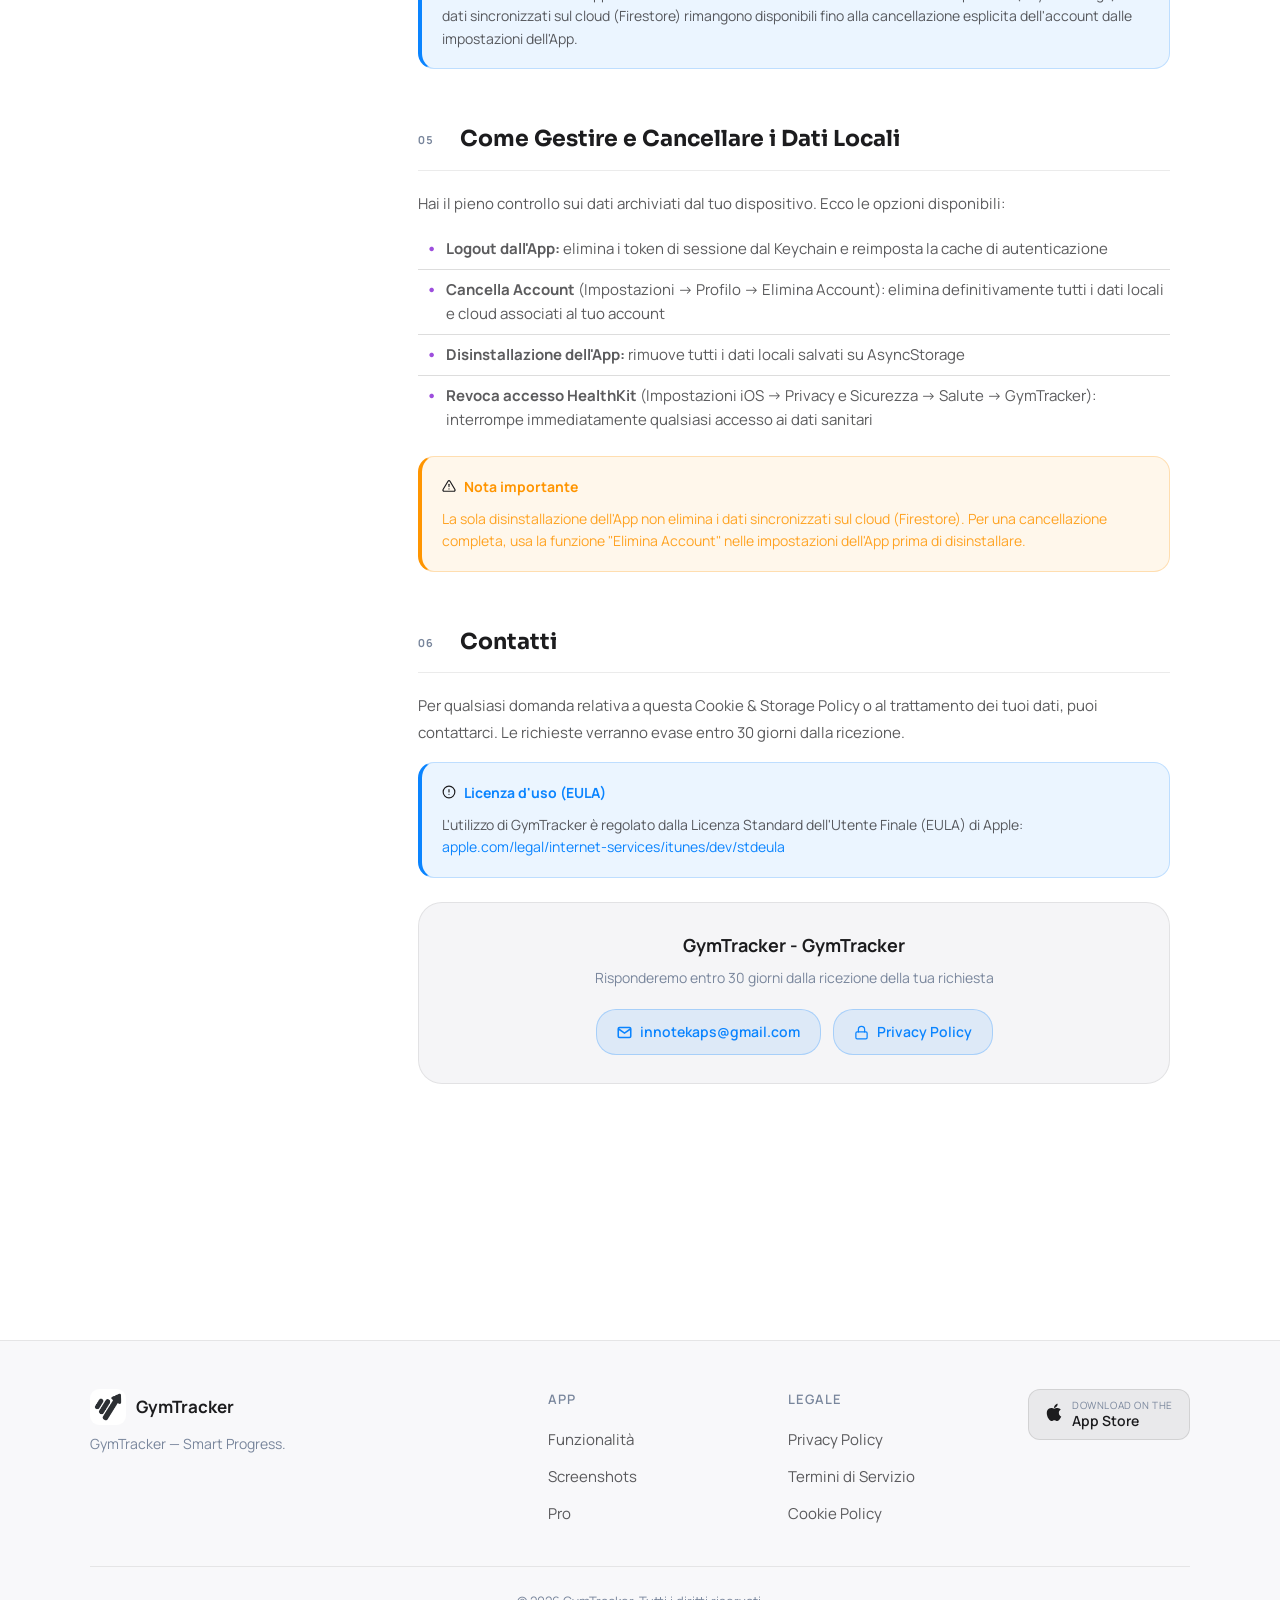
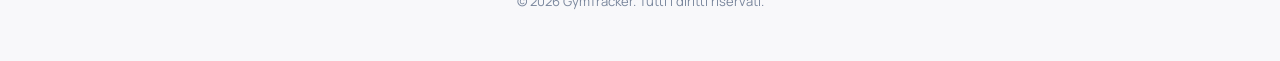
<file: cookies.html>
<!DOCTYPE html>
<html lang="en" data-theme="dark">
<head>
  <meta charset="UTF-8">
  <meta name="viewport" content="width=device-width, initial-scale=1.0">
  <title>Cookies &amp; Tracking - GymTracker</title>
  <meta name="description" content="GymTracker Cookies and Tracking Technologies Policy - how the app stores data and uses technical identifiers.">
  <link rel="icon" href="./favicon.png">
  <link rel="stylesheet" href="./styles.css">
</head>
<body>

<div class="scroll-progress"><div class="scroll-progress-bar" id="progressBar"></div></div>

<nav class="site-nav">
  <a class="nav-brand" href="./index.html">
    <img src="./icon.png" alt="GymTracker">
    <span>GymTracker</span>
  </a>
  <div class="nav-links">
    <a href="./index.html#features"><span data-lang="en">Features</span><span data-lang="it">Funzionalità</span></a>
    <a href="./index.html#screenshots">Screenshots</a>
    <a href="./index.html#pro">Pro</a>
    <a href="./index.html#contact"><span data-lang="en">Contact</span><span data-lang="it">Contatto</span></a>
    <div class="lang-switch">
      <button class="lang-switch-btn" id="btn-lang-en" onclick="switchLang('en')">EN</button>
      <button class="lang-switch-btn" id="btn-lang-it" onclick="switchLang('it')">IT</button>
    </div>
    <a href="https://apps.apple.com/app/id6759553013" class="nav-cta" target="_blank" rel="noopener">
      <span data-lang="en">Download</span><span data-lang="it">Scarica</span>
    </a>
  </div>
</nav>

<div class="legal-hero-enhanced">
  <img class="legal-hero-icon" src="./icon.png" alt="GymTracker">
  <h1>Cookies &amp; Tracking Technologies</h1>
</div>

<div class="legal-layout">
  <aside class="toc-sidebar" id="tocSidebar">
    <div class="legal-meta">
      <span class="legal-meta-item">
        <svg width="14" height="14" viewBox="0 0 24 24" fill="none" stroke="currentColor" stroke-width="2"><rect x="3" y="4" width="18" height="18" rx="2"/><line x1="16" y1="2" x2="16" y2="6"/><line x1="8" y1="2" x2="8" y2="6"/><line x1="3" y1="10" x2="21" y2="10"/></svg>
        5 marzo 2026
      </span>
      <span class="legal-meta-badge">v1.2</span>
    </div>
    <div class="toc-header">Contents</div>
    <div class="toc-header">Contents</div>
    <nav id="toc-it" class="toc-nav-pane">
      <ul class="toc-nav">
        <li><a href="#it-s1" class="toc-link">1. Archiviazione Locale</a></li>
        <li><a href="#it-s2" class="toc-link">2. Tracciamento Tecnico</a></li>
        <li><a href="#it-s3" class="toc-link">3. Servizi Terzi</a></li>
        <li><a href="#it-s4" class="toc-link">4. Durata Conservazione</a></li>
        <li><a href="#it-s5" class="toc-link">5. Gestire i Dati Locali</a></li>
        <li><a href="#it-s6" class="toc-link">6. Contatti</a></li>
      </ul>
    </nav>
    <nav id="toc-en" class="toc-nav-pane" style="display:none;">
      <ul class="toc-nav">
        <li><a href="#en-s1" class="toc-link">1. Local Device Storage</a></li>
        <li><a href="#en-s2" class="toc-link">2. Technical Identifiers</a></li>
        <li><a href="#en-s3" class="toc-link">3. Third-Party Services</a></li>
        <li><a href="#en-s4" class="toc-link">4. Retention</a></li>
        <li><a href="#en-s5" class="toc-link">5. Managing Local Data</a></li>
        <li><a href="#en-s6" class="toc-link">6. Contacts</a></li>
      </ul>
    </nav>
  </aside>

  <main class="legal-content">
    <div id="lang-it" class="lang-content active">

      <p style="font-size:15px;color:var(--text-secondary);line-height:1.75;margin-bottom:40px;padding-bottom:32px;border-bottom:1px solid var(--separator);">
        GymTracker è un'applicazione mobile nativa per iOS. A differenza dei siti web, le app mobili non utilizzano i cookie nel senso tradizionale del termine. Tuttavia, impieghiamo tecnologie equivalenti per garantire il funzionamento dell'App, memorizzare le tue preferenze e misurare le performance dei servizi offerti. La presente Policy descrive nel dettaglio tutte le tecnologie di archiviazione e tracciamento utilizzate, in conformità alle normative vigenti e alle linee guida Apple.
      </p>

      <span class="legal-section-anchor" id="it-s1"></span>
      <div class="legal-section fade-in">
        <div class="legal-section-header">
          <span class="section-number">01</span>
          <h2>Archiviazione Locale sul Dispositivo</h2>
        </div>
        <p>GymTracker utilizza l'archiviazione locale sul tuo dispositivo iOS per garantire un'esperienza fluida, rapida e funzionante anche in assenza di connessione internet. Nessuno di questi dati viene trasmesso a terze parti senza il tuo consenso.</p>

        <h3>AsyncStorage (Archiviazione persistente)</h3>
        <p>Utilizziamo AsyncStorage, la tecnologia di storage nativa di React Native, per conservare localmente sul dispositivo:</p>
        <ul>
          <li>Dati di sessione dell'utente autenticato (token di accesso, profilo utente)</li>
          <li>Preferenze dell'App: tema scuro/chiaro, lingua, unità di misura (kg/lbs), preferenze di notifica</li>
          <li>Stato dell'onboarding e completamento della configurazione iniziale</li>
          <li>Cache locale dei dati di allenamento per l'accesso offline</li>
          <li>Impostazioni di integrazione con Apple Health e Apple Watch</li>
        </ul>
        <p>Questi dati sono accessibili esclusivamente dall'App GymTracker e non sono condivisi con altre applicazioni installate sul dispositivo.</p>

        <h3>Keychain iOS (Archiviazione sicura)</h3>
        <p>Per i dati sensibili legati all'autenticazione, utilizziamo il Keychain di iOS, il deposito sicuro del sistema operativo Apple, che garantisce la cifratura hardware dei dati anche in caso di accesso fisico al dispositivo:</p>
        <ul>
          <li>Token di autenticazione Firebase (ID Token, Refresh Token)</li>
          <li>Credenziali Google OAuth</li>
          <li>Dati dell'identità Apple Sign In</li>
        </ul>
        <div class="highlight-box">
          <div class="highlight-box-header">
            <span><svg width="14" height="14" viewBox="0 0 24 24" fill="none" stroke="currentColor" stroke-width="2" stroke-linecap="round"><rect x="3" y="11" width="18" height="11" rx="2" ry="2"/><path d="M7 11V7a5 5 0 0 1 10 0v4"/></svg></span>
            <span class="highlight-box-title">Sicurezza Keychain</span>
          </div>
          <p>Il Keychain di iOS utilizza la cifratura hardware del dispositivo (Secure Enclave). I dati del Keychain sopravvivono alla disinstallazione dell'App ma vengono eliminati al logout e alla cancellazione dell'account.</p>
        </div>
      </div>

      <span class="legal-section-anchor" id="it-s2"></span>
      <div class="legal-section fade-in">
        <div class="legal-section-header">
          <span class="section-number">02</span>
          <h2>Tecnologie di Tracciamento Tecnico</h2>
        </div>
        <p>Le seguenti tecnologie sono strettamente necessarie al funzionamento dell'App e non richiedono il tuo consenso in quanto hanno natura puramente tecnica:</p>

        <h3>Identificatori di sessione Firebase</h3>
        <p>Firebase Authentication utilizza token JWT (JSON Web Token) a breve scadenza per gestire in modo sicuro la sessione dell'utente. Questi token contengono l'identificativo univoco dell'utente (UID) e la data di scadenza, e vengono rinnovati automaticamente senza richiedere un nuovo accesso. Non contengono dati personali aggiuntivi.</p>

        <h3>Identificatori di abbonamento RevenueCat</h3>
        <p>RevenueCat utilizza un identificativo anonimo dell'utente (App User ID) per associare il piano di abbonamento al tuo account, senza raccogliere dati personali. Questo identificativo viene generato dall'App e non è correlabile ad informazioni anagrafiche.</p>

        <h3>Identificatori dispositivo (IDFV)</h3>
        <p>L'App può utilizzare il "Identifier for Vendor" (IDFV) fornito da iOS, un identificativo anonimo specifico per il vendor (GymTracker) su quel dispositivo. L'IDFV non può essere utilizzato per identificarti su app di altri vendor e viene reimpostato alla disinstallazione dell'App.</p>

        <div class="info-box">
          <div class="info-box-header">
            <span class="info-box-icon"><svg width="14" height="14" viewBox="0 0 24 24" fill="none" stroke="currentColor" stroke-width="2" stroke-linecap="round"><circle cx="12" cy="12" r="10"/><line x1="12" y1="8" x2="12" y2="12"/><line x1="12" y1="16" x2="12.01" y2="16"/></svg></span>
            <span class="info-box-title">Nessun cookie web tradizionale</span>
          </div>
          <p>In quanto app nativa iOS, GymTracker non utilizza cookie web (HTTP cookies), pixel di tracking, Web Storage (localStorage/sessionStorage) o tecnologie di tracciamento tipiche dei siti web.</p>
        </div>
      </div>

      <span class="legal-section-anchor" id="it-s3"></span>
      <div class="legal-section fade-in">
        <div class="legal-section-header">
          <span class="section-number">03</span>
          <h2>Tecnologie dei Servizi Terzi</h2>
        </div>
        <p>I servizi di terze parti integrati nell'App potrebbero utilizzare le proprie tecnologie di identificazione per erogare correttamente i servizi:</p>

        <div class="service-row">
          <span class="service-tag">Firebase / Google</span>
          <span class="service-desc">Analytics (solo web/aggregato), autenticazione, database, archiviazione file, funzioni cloud. I dati vengono trattati su server in Europa (europe-west1).</span>
        </div>
        <div class="service-row">
          <span class="service-tag">RevenueCat</span>
          <span class="service-desc">Verifica e gestione abbonamenti, analisi revenue (dati aggregati anonimi). Nessun accesso ai dati di allenamento o sanitari.</span>
        </div>
        <div class="service-row">
          <span class="service-tag">Apple HealthKit</span>
          <span class="service-desc">Sincronizzazione dati sanitari  -  esclusivamente locale, solo su consenso esplicito dell'utente. I dati non lasciano mai il dispositivo.</span>
        </div>
        <div class="service-row">
          <span class="service-tag">Apple CloudKit</span>
          <span class="service-desc">Eventuale backup tramite iCloud, gestito completamente da Apple secondo le loro policy sulla privacy.</span>
        </div>
      </div>

      <span class="legal-section-anchor" id="it-s4"></span>
      <div class="legal-section fade-in">
        <div class="legal-section-header">
          <span class="section-number">04</span>
          <h2>Durata della Conservazione</h2>
        </div>
        <p>Le diverse tipologie di dati archiviati localmente hanno durate di conservazione differenti:</p>
        <ul>
          <li><strong>Token di sessione:</strong> automaticamente rinnovati fino al logout o alla cancellazione dell'account</li>
          <li><strong>Preferenze e impostazioni:</strong> conservate fino alla disinstallazione dell'App o alla cancellazione account</li>
          <li><strong>Cache offline dei dati di allenamento:</strong> aggiornata ad ogni sincronizzazione, eliminata con la cancellazione account</li>
          <li><strong>Dati di sessione Keychain:</strong> eliminati al logout e alla cancellazione account</li>
        </ul>
        <div class="info-box">
          <div class="info-box-header">
            <span class="info-box-icon"><svg width="14" height="14" viewBox="0 0 24 24" fill="none" stroke="currentColor" stroke-width="2" stroke-linecap="round"><rect x="5" y="2" width="14" height="20" rx="2"/><circle cx="12" cy="17" r="1"/></svg></span>
            <span class="info-box-title">Disinstallazione dell'App</span>
          </div>
          <p>La disinstallazione dell'App elimina tutti i dati salvati nell'archiviazione locale del dispositivo (AsyncStorage). I dati sincronizzati sul cloud (Firestore) rimangono disponibili fino alla cancellazione esplicita dell'account dalle impostazioni dell'App.</p>
        </div>
      </div>

      <span class="legal-section-anchor" id="it-s5"></span>
      <div class="legal-section fade-in">
        <div class="legal-section-header">
          <span class="section-number">05</span>
          <h2>Come Gestire e Cancellare i Dati Locali</h2>
        </div>
        <p>Hai il pieno controllo sui dati archiviati dal tuo dispositivo. Ecco le opzioni disponibili:</p>
        <ul>
          <li><strong>Logout dall'App:</strong> elimina i token di sessione dal Keychain e reimposta la cache di autenticazione</li>
          <li><strong>Cancella Account</strong> (Impostazioni → Profilo → Elimina Account): elimina definitivamente tutti i dati locali e cloud associati al tuo account</li>
          <li><strong>Disinstallazione dell'App:</strong> rimuove tutti i dati locali salvati su AsyncStorage</li>
          <li><strong>Revoca accesso HealthKit</strong> (Impostazioni iOS → Privacy e Sicurezza → Salute → GymTracker): interrompe immediatamente qualsiasi accesso ai dati sanitari</li>
        </ul>
        <div class="warning-box">
          <div class="warning-box-header">
            <span class="warning-box-icon"><svg width="14" height="14" viewBox="0 0 24 24" fill="none" stroke="currentColor" stroke-width="2" stroke-linecap="round"><path d="M10.29 3.86L1.82 18a2 2 0 0 0 1.71 3h16.94a2 2 0 0 0 1.71-3L13.71 3.86a2 2 0 0 0-3.42 0z"/><line x1="12" y1="9" x2="12" y2="13"/><line x1="12" y1="17" x2="12.01" y2="17"/></svg></span>
            <span class="warning-box-title">Nota importante</span>
          </div>
          <p>La sola disinstallazione dell'App non elimina i dati sincronizzati sul cloud (Firestore). Per una cancellazione completa, usa la funzione "Elimina Account" nelle impostazioni dell'App prima di disinstallare.</p>
        </div>
      </div>

      <span class="legal-section-anchor" id="it-s6"></span>
      <div class="legal-section fade-in">
        <div class="legal-section-header">
          <span class="section-number">06</span>
          <h2>Contatti</h2>
        </div>
        <p>Per qualsiasi domanda relativa a questa Cookie &amp; Storage Policy o al trattamento dei tuoi dati, puoi contattarci. Le richieste verranno evase entro 30 giorni dalla ricezione.</p>
        <div class="info-box">
          <div class="info-box-header">
            <span class="info-box-icon"><svg width="14" height="14" viewBox="0 0 24 24" fill="none" stroke="currentColor" stroke-width="2" stroke-linecap="round"><circle cx="12" cy="12" r="10"/><line x1="12" y1="8" x2="12" y2="12"/><line x1="12" y1="16" x2="12.01" y2="16"/></svg></span>
            <span class="info-box-title">Licenza d'uso (EULA)</span>
          </div>
          <p>L'utilizzo di GymTracker è regolato dalla Licenza Standard dell'Utente Finale (EULA) di Apple: <a href="https://www.apple.com/legal/internet-services/itunes/dev/stdeula/" target="_blank" rel="noopener">apple.com/legal/internet-services/itunes/dev/stdeula</a></p>
        </div>
        <div class="contact-box">
          <div class="contact-box-title">GymTracker - GymTracker</div>
          <div class="contact-box-sub">Risponderemo entro 30 giorni dalla ricezione della tua richiesta</div>
          <div class="contact-box-links">
            <a href="mailto:innotekaps@gmail.com" class="contact-link">
              <svg width="15" height="15" viewBox="0 0 24 24" fill="none" stroke="currentColor" stroke-width="2.5"><path d="M4 4h16c1.1 0 2 .9 2 2v12c0 1.1-.9 2-2 2H4c-1.1 0-2-.9-2-2V6c0-1.1.9-2 2-2z"/><polyline points="22,6 12,13 2,6"/></svg>
              innotekaps@gmail.com
            </a>
            <a href="./privacy.html" class="contact-link">
              <svg width="15" height="15" viewBox="0 0 24 24" fill="none" stroke="currentColor" stroke-width="2" stroke-linecap="round"><rect x="3" y="11" width="18" height="11" rx="2" ry="2"/><path d="M7 11V7a5 5 0 0 1 10 0v4"/></svg>
              Privacy Policy
            </a>
          </div>
        </div>
      </div>
    </div><div id="lang-en" class="lang-content">

      <p style="font-size:15px;color:var(--text-secondary);line-height:1.75;margin-bottom:40px;padding-bottom:32px;border-bottom:1px solid var(--separator);">
        GymTracker is a native iOS mobile application. Unlike websites, mobile apps do not use cookies in the traditional browser sense. However, we use equivalent storage technologies and technical identifiers to ensure app operation, remember your preferences, and measure service performance. This Policy describes all storage and tracking technologies used, in compliance with applicable regulations and Apple guidelines.
      </p>

      <span class="legal-section-anchor" id="en-s1"></span>
      <div class="legal-section fade-in">
        <div class="legal-section-header">
          <span class="section-number">01</span>
          <h2>Local Device Storage</h2>
        </div>
        <p>GymTracker stores essential app data locally on your iOS device to ensure a smooth, fast experience that works even without an internet connection. None of this data is transmitted to third parties without your consent.</p>

        <h3>AsyncStorage (Persistent storage)</h3>
        <p>We use AsyncStorage, React Native's native storage technology, to store locally on your device:</p>
        <ul>
          <li>Authenticated user session data (access tokens, user profile)</li>
          <li>App preferences: dark/light theme, language, units of measurement (kg/lbs), notification preferences</li>
          <li>Onboarding completion state and initial setup configuration</li>
          <li>Local workout data cache for offline access</li>
          <li>Apple Health and Apple Watch integration settings</li>
        </ul>
        <p>This data is accessible only by the GymTracker app and is not shared with other applications installed on the device.</p>

        <h3>iOS Keychain (Secure storage)</h3>
        <p>For sensitive authentication data, we use the iOS Keychain  -  Apple's secure system storage that provides hardware-level encryption of data even in case of physical device access:</p>
        <ul>
          <li>Firebase authentication tokens (ID Token, Refresh Token)</li>
          <li>Google OAuth credentials</li>
          <li>Apple Sign In identity data</li>
        </ul>
        <div class="highlight-box">
          <div class="highlight-box-header">
            <span><svg width="14" height="14" viewBox="0 0 24 24" fill="none" stroke="currentColor" stroke-width="2" stroke-linecap="round"><rect x="3" y="11" width="18" height="11" rx="2" ry="2"/><path d="M7 11V7a5 5 0 0 1 10 0v4"/></svg></span>
            <span class="highlight-box-title">Keychain Security</span>
          </div>
          <p>The iOS Keychain uses the device's hardware encryption (Secure Enclave). Keychain data survives app uninstallation but is deleted on logout and account deletion.</p>
        </div>
      </div>

      <span class="legal-section-anchor" id="en-s2"></span>
      <div class="legal-section fade-in">
        <div class="legal-section-header">
          <span class="section-number">02</span>
          <h2>Technical Identifiers</h2>
        </div>
        <p>The following technical identifiers are strictly necessary for app operation and do not require your consent as they serve a purely technical purpose:</p>

        <h3>Firebase session identifiers</h3>
        <p>Firebase Authentication uses short-lived JWT (JSON Web Token) tokens to securely manage user sessions. These tokens contain the user's unique identifier (UID) and expiry date, and are automatically renewed without requiring a new sign-in. They contain no additional personal data.</p>

        <h3>RevenueCat subscription identifiers</h3>
        <p>RevenueCat uses an anonymous user identifier (App User ID) to link a subscription plan to your account, without collecting personal data. This identifier is generated by the app and cannot be correlated to personal information.</p>

        <h3>Device identifier (IDFV)</h3>
        <p>The app may use the "Identifier for Vendor" (IDFV) provided by iOS  -  an anonymous identifier specific to the vendor (GymTracker) on that device. The IDFV cannot be used to identify you across apps from other vendors and is reset when the app is uninstalled.</p>

        <div class="info-box">
          <div class="info-box-header">
            <span class="info-box-icon"><svg width="14" height="14" viewBox="0 0 24 24" fill="none" stroke="currentColor" stroke-width="2" stroke-linecap="round"><circle cx="12" cy="12" r="10"/><line x1="12" y1="8" x2="12" y2="12"/><line x1="12" y1="16" x2="12.01" y2="16"/></svg></span>
            <span class="info-box-title">No traditional web cookies</span>
          </div>
          <p>As a native iOS app, GymTracker does not use web cookies (HTTP cookies), tracking pixels, Web Storage (localStorage/sessionStorage), or tracking technologies typical of websites.</p>
        </div>
      </div>

      <span class="legal-section-anchor" id="en-s3"></span>
      <div class="legal-section fade-in">
        <div class="legal-section-header">
          <span class="section-number">03</span>
          <h2>Third-Party Services</h2>
        </div>
        <p>Third-party services integrated in the app may use their own identification technologies to deliver their services correctly:</p>

        <div class="service-row">
          <span class="service-tag">Firebase / Google</span>
          <span class="service-desc">Authentication, database/storage, cloud functions, and aggregated technical analytics. Data processed on European servers (europe-west1).</span>
        </div>
        <div class="service-row">
          <span class="service-tag">RevenueCat</span>
          <span class="service-desc">Subscription verification and entitlement management, aggregated anonymous revenue analytics. No access to workout or health data.</span>
        </div>
        <div class="service-row">
          <span class="service-tag">Apple HealthKit</span>
          <span class="service-desc">Health data synchronization  -  exclusively local, only with explicit user consent. Data never leaves your device.</span>
        </div>
        <div class="service-row">
          <span class="service-tag">Apple CloudKit</span>
          <span class="service-desc">Optional iCloud backup, managed entirely by Apple according to their privacy policy.</span>
        </div>
      </div>

      <span class="legal-section-anchor" id="en-s4"></span>
      <div class="legal-section fade-in">
        <div class="legal-section-header">
          <span class="section-number">04</span>
          <h2>Retention</h2>
        </div>
        <p>Different types of locally stored data have different retention periods:</p>
        <ul>
          <li><strong>Session tokens:</strong> automatically renewed until logout or account deletion</li>
          <li><strong>Preferences and settings:</strong> retained until app uninstall or account deletion</li>
          <li><strong>Offline workout data cache:</strong> refreshed on each sync, deleted on account deletion</li>
          <li><strong>Keychain session data:</strong> deleted on logout and account deletion</li>
        </ul>
        <div class="info-box">
          <div class="info-box-header">
            <span class="info-box-icon"><svg width="14" height="14" viewBox="0 0 24 24" fill="none" stroke="currentColor" stroke-width="2" stroke-linecap="round"><rect x="5" y="2" width="14" height="20" rx="2"/><circle cx="12" cy="17" r="1"/></svg></span>
            <span class="info-box-title">Uninstalling the App</span>
          </div>
          <p>Uninstalling the app removes all data stored in the local device storage (AsyncStorage). Data synced to the cloud (Firestore) remains available until explicit account deletion in the app settings.</p>
        </div>
      </div>

      <span class="legal-section-anchor" id="en-s5"></span>
      <div class="legal-section fade-in">
        <div class="legal-section-header">
          <span class="section-number">05</span>
          <h2>Managing and Deleting Local Data</h2>
        </div>
        <p>You have full control over data stored on your device. Here are the available options:</p>
        <ul>
          <li><strong>Log out of the App:</strong> clears session tokens from the Keychain and resets the authentication cache</li>
          <li><strong>Delete Account</strong> (Settings → Profile → Delete Account): permanently removes all local and cloud data associated with your account</li>
          <li><strong>Uninstall the App:</strong> removes all local data stored in AsyncStorage</li>
          <li><strong>Revoke HealthKit access</strong> (iOS Settings → Privacy &amp; Security → Health → GymTracker): immediately stops any access to health data</li>
        </ul>
        <div class="warning-box">
          <div class="warning-box-header">
            <span class="warning-box-icon"><svg width="14" height="14" viewBox="0 0 24 24" fill="none" stroke="currentColor" stroke-width="2" stroke-linecap="round"><path d="M10.29 3.86L1.82 18a2 2 0 0 0 1.71 3h16.94a2 2 0 0 0 1.71-3L13.71 3.86a2 2 0 0 0-3.42 0z"/><line x1="12" y1="9" x2="12" y2="13"/><line x1="12" y1="17" x2="12.01" y2="17"/></svg></span>
            <span class="warning-box-title">Important note</span>
          </div>
          <p>Simply uninstalling the App does not delete cloud-synced data (Firestore). For complete deletion, use the "Delete Account" feature in the App settings before uninstalling.</p>
        </div>
      </div>

      <span class="legal-section-anchor" id="en-s6"></span>
      <div class="legal-section fade-in">
        <div class="legal-section-header">
          <span class="section-number">06</span>
          <h2>Contacts</h2>
        </div>
        <p>For any questions about this Cookies &amp; Storage Policy or data processing, please contact us. Requests will be handled within 30 days of receipt.</p>
        <div class="info-box">
          <div class="info-box-header">
            <span class="info-box-icon"><svg width="14" height="14" viewBox="0 0 24 24" fill="none" stroke="currentColor" stroke-width="2" stroke-linecap="round"><circle cx="12" cy="12" r="10"/><line x1="12" y1="8" x2="12" y2="12"/><line x1="12" y1="16" x2="12.01" y2="16"/></svg></span>
            <span class="info-box-title">End User License Agreement (EULA)</span>
          </div>
          <p>Use of GymTracker is governed by Apple's Standard End User License Agreement: <a href="https://www.apple.com/legal/internet-services/itunes/dev/stdeula/" target="_blank" rel="noopener">apple.com/legal/internet-services/itunes/dev/stdeula</a></p>
        </div>
        <div class="contact-box">
          <div class="contact-box-title">GymTracker - GymTracker</div>
          <div class="contact-box-sub">We'll respond within 30 days of receiving your request</div>
          <div class="contact-box-links">
            <a href="mailto:innotekaps@gmail.com" class="contact-link">
              <svg width="15" height="15" viewBox="0 0 24 24" fill="none" stroke="currentColor" stroke-width="2.5"><path d="M4 4h16c1.1 0 2 .9 2 2v12c0 1.1-.9 2-2 2H4c-1.1 0-2-.9-2-2V6c0-1.1.9-2 2-2z"/><polyline points="22,6 12,13 2,6"/></svg>
              innotekaps@gmail.com
            </a>
            <a href="./privacy.html" class="contact-link">
              <svg width="15" height="15" viewBox="0 0 24 24" fill="none" stroke="currentColor" stroke-width="2" stroke-linecap="round"><rect x="3" y="11" width="18" height="11" rx="2" ry="2"/><path d="M7 11V7a5 5 0 0 1 10 0v4"/></svg>
              Privacy Policy
            </a>
          </div>
        </div>
      </div>
    </div></main>
</div><footer>
  <div class="footer-inner">
    <div>
      <div class="footer-brand">
        <img src="./icon.png" alt="GymTracker">
        <span>GymTracker</span>
      </div>
      <p class="footer-desc">GymTracker — Smart Progress.</p>
    </div>
    <div class="footer-col">
      <h4>App</h4>
      <ul>
        <li><a href="./index.html#features"><span data-lang="en">Features</span><span data-lang="it">Funzionalità</span></a></li>
        <li><a href="./index.html#screenshots">Screenshots</a></li>
        <li><a href="./index.html#pro">Pro</a></li>

      </ul>
    </div>
    <div class="footer-col">
      <h4><span data-lang="en">Legal</span><span data-lang="it">Legale</span></h4>
      <ul>
        <li><a href="./privacy.html">Privacy Policy</a></li>
        <li><a href="./terms.html"><span data-lang="en">Terms of Service</span><span data-lang="it">Termini di Servizio</span></a></li>
        <li><a href="./cookies.html">Cookie Policy</a></li>
      </ul>
    </div>
    <div class="footer-appstore-col">
      <a href="https://apps.apple.com/app/id6759553013" class="footer-appstore-badge" target="_blank" rel="noopener">
        <svg width="18" height="22" viewBox="0 0 170 200" fill="currentColor" aria-hidden="true"><path d="M150.37 130.25c-2.45 5.66-5.35 10.87-8.71 15.66-4.58 6.53-8.33 11.05-11.22 13.56-4.48 4.12-9.28 6.23-14.42 6.35-3.69 0-8.14-1.05-13.32-3.18-5.197-2.12-9.973-3.17-14.34-3.17-4.58 0-9.492 1.05-14.746 3.17-5.262 2.13-9.501 3.24-12.742 3.35-4.929.21-9.842-1.96-14.746-6.52-3.13-2.73-7.045-7.41-11.735-14.04-5.032-7.08-9.169-15.29-12.41-24.65-3.471-10.11-5.211-19.9-5.211-29.378 0-10.857 2.346-20.221 7.045-28.068 3.693-6.303 8.606-11.275 14.755-14.925s12.793-5.51 19.948-5.629c3.915 0 9.049 1.211 15.429 3.591 6.362 2.388 10.447 3.599 12.238 3.599 1.339 0 5.877-1.416 13.57-4.239 7.275-2.618 13.415-3.702 18.445-3.275 13.63 1.1 23.87 6.473 30.68 16.153-12.19 7.386-18.22 17.731-18.1 31.002.11 10.337 3.86 18.939 11.23 25.769 3.34 3.17 7.07 5.62 11.22 7.36-.9 2.61-1.85 5.11-2.86 7.51zM119.11 7.24c0 8.102-2.96 15.667-8.86 22.669-7.12 8.324-15.732 13.134-25.071 12.375a25.222 25.222 0 0 1-.188-3.07c0-7.778 3.386-16.102 9.399-22.908 3.002-3.446 6.82-6.311 11.45-8.597 4.62-2.252 8.99-3.497 13.1-3.71.12 1.083.17 2.166.17 3.241z"/></svg>
        <span><small>Download on the</small>App Store</span>
      </a>
    </div>
  </div>
  <div class="footer-bottom">
    <p>© 2026 GymTracker. <span data-lang="en">All rights reserved.</span><span data-lang="it">Tutti i diritti riservati.</span></p>
  </div>
</footer>

<button class="back-to-top" id="backToTop" onclick="window.scrollTo({top:0,behavior:'smooth'})" aria-label="Back to top">↑</button>

<script>
  const savedLang = localStorage.getItem('gymtracker-lang') || 'it';
  function switchLang(lang) {
    document.documentElement.className = 'lang-' + lang;
    document.querySelectorAll('.lang-content').forEach(el => el.classList.remove('active'));
    document.getElementById('lang-' + lang).classList.add('active');
    document.getElementById('btn-lang-en').classList.toggle('active', lang === 'en');
    document.getElementById('btn-lang-it').classList.toggle('active', lang === 'it');
    document.getElementById('toc-it').style.display = lang === 'it' ? '' : 'none';
    document.getElementById('toc-en').style.display = lang === 'en' ? '' : 'none';
    localStorage.setItem('gymtracker-lang', lang);
    triggerFadeIns();
  }
  switchLang(savedLang);

  window.addEventListener('scroll', () => {
    const s = document.documentElement.scrollTop;
    const h = document.documentElement.scrollHeight - document.documentElement.clientHeight;
    document.getElementById('progressBar').style.width = (s / h * 100) + '%';
    document.getElementById('backToTop').classList.toggle('visible', s > 400);
    updateTOC();
  }, {passive: true});

  function updateTOC() {
    const lang = localStorage.getItem('gymtracker-lang') || 'it';
    const anchors = document.querySelectorAll('#lang-' + lang + ' .legal-section-anchor');
    const links = document.querySelectorAll('#toc-' + lang + ' .toc-link');
    let current = '';
    anchors.forEach(anchor => { if (window.scrollY >= anchor.offsetTop - 120) current = anchor.id; });
    links.forEach(link => { link.classList.toggle('active', link.getAttribute('href') === '#' + current); });
  }

  function triggerFadeIns() {
    const obs = new IntersectionObserver((entries) => {
      entries.forEach(e => { if (e.isIntersecting) { e.target.classList.add('visible'); obs.unobserve(e.target); } });
    }, {threshold: 0.08});
    document.querySelectorAll('.fade-in:not(.visible)').forEach(el => obs.observe(el));
  }
  triggerFadeIns();
</script>
<script src="./theme-toggle.js" defer></script>

</body>
</html>
</file>
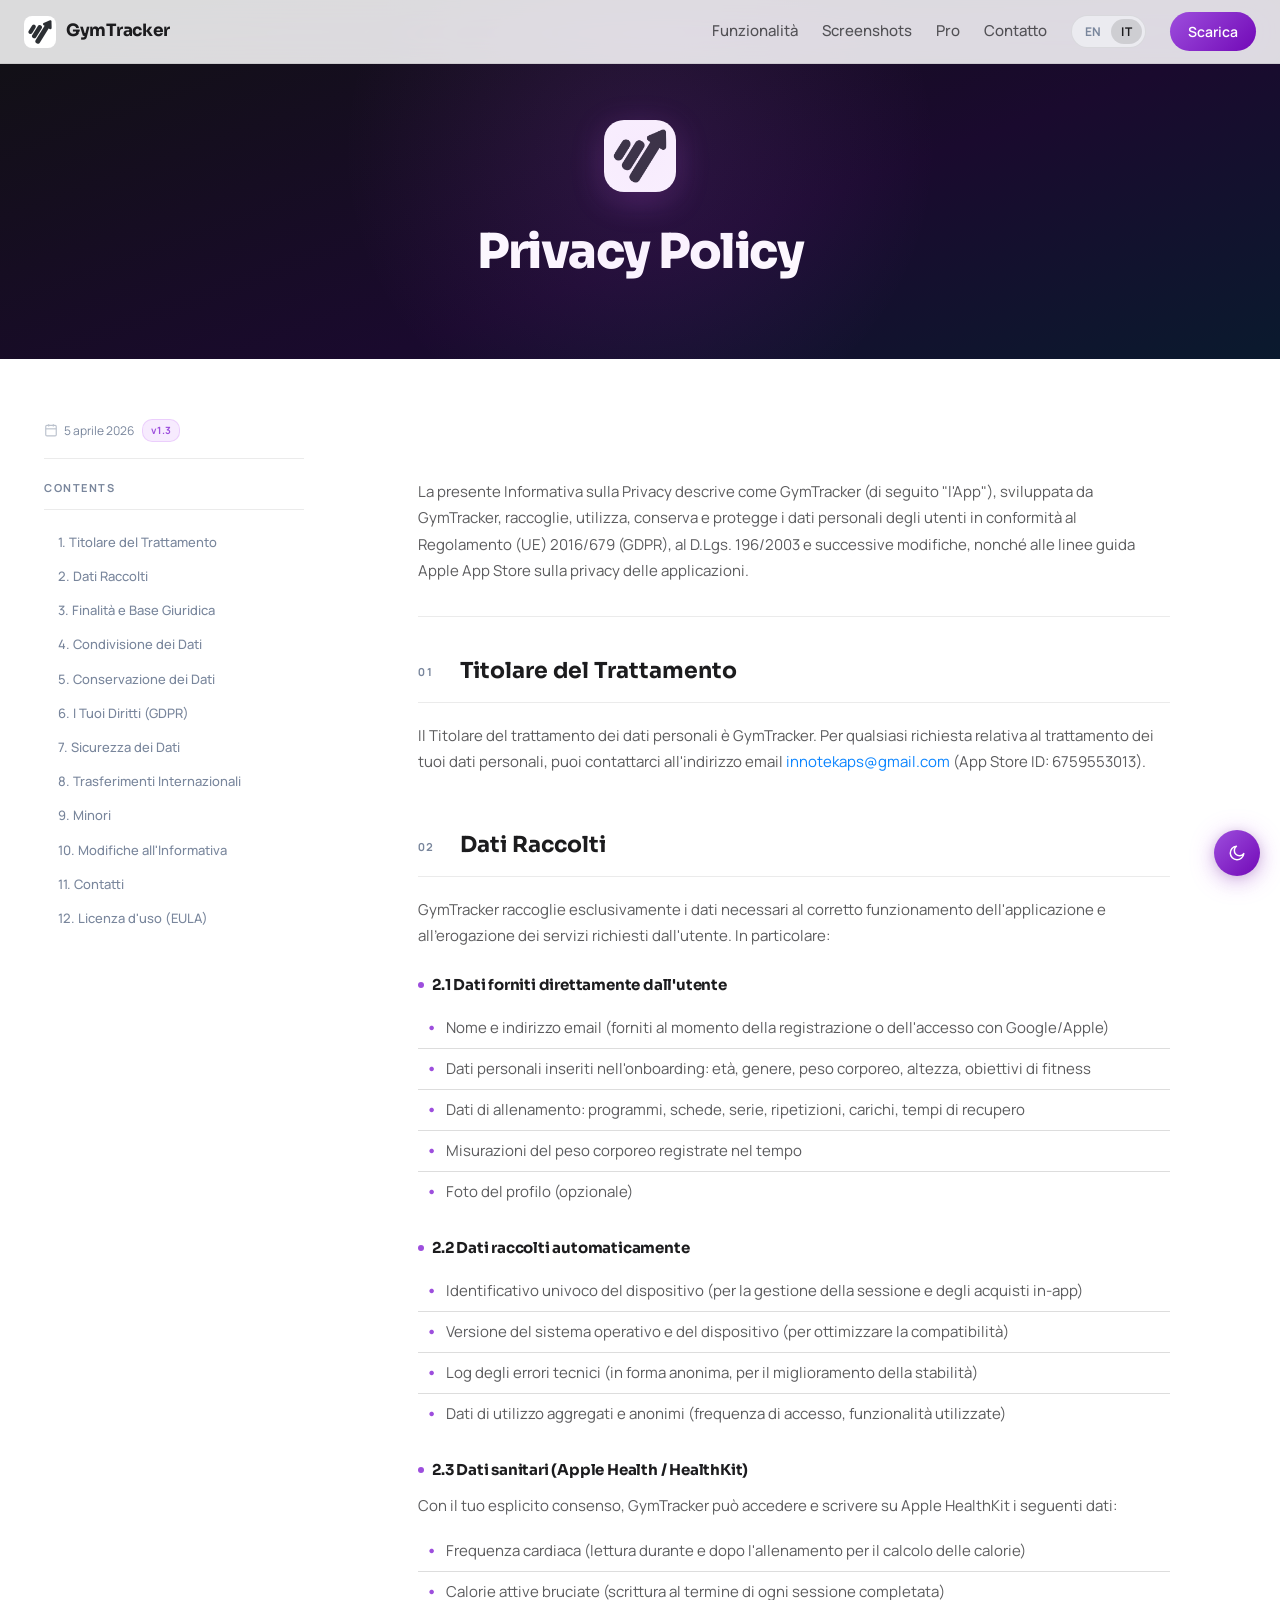
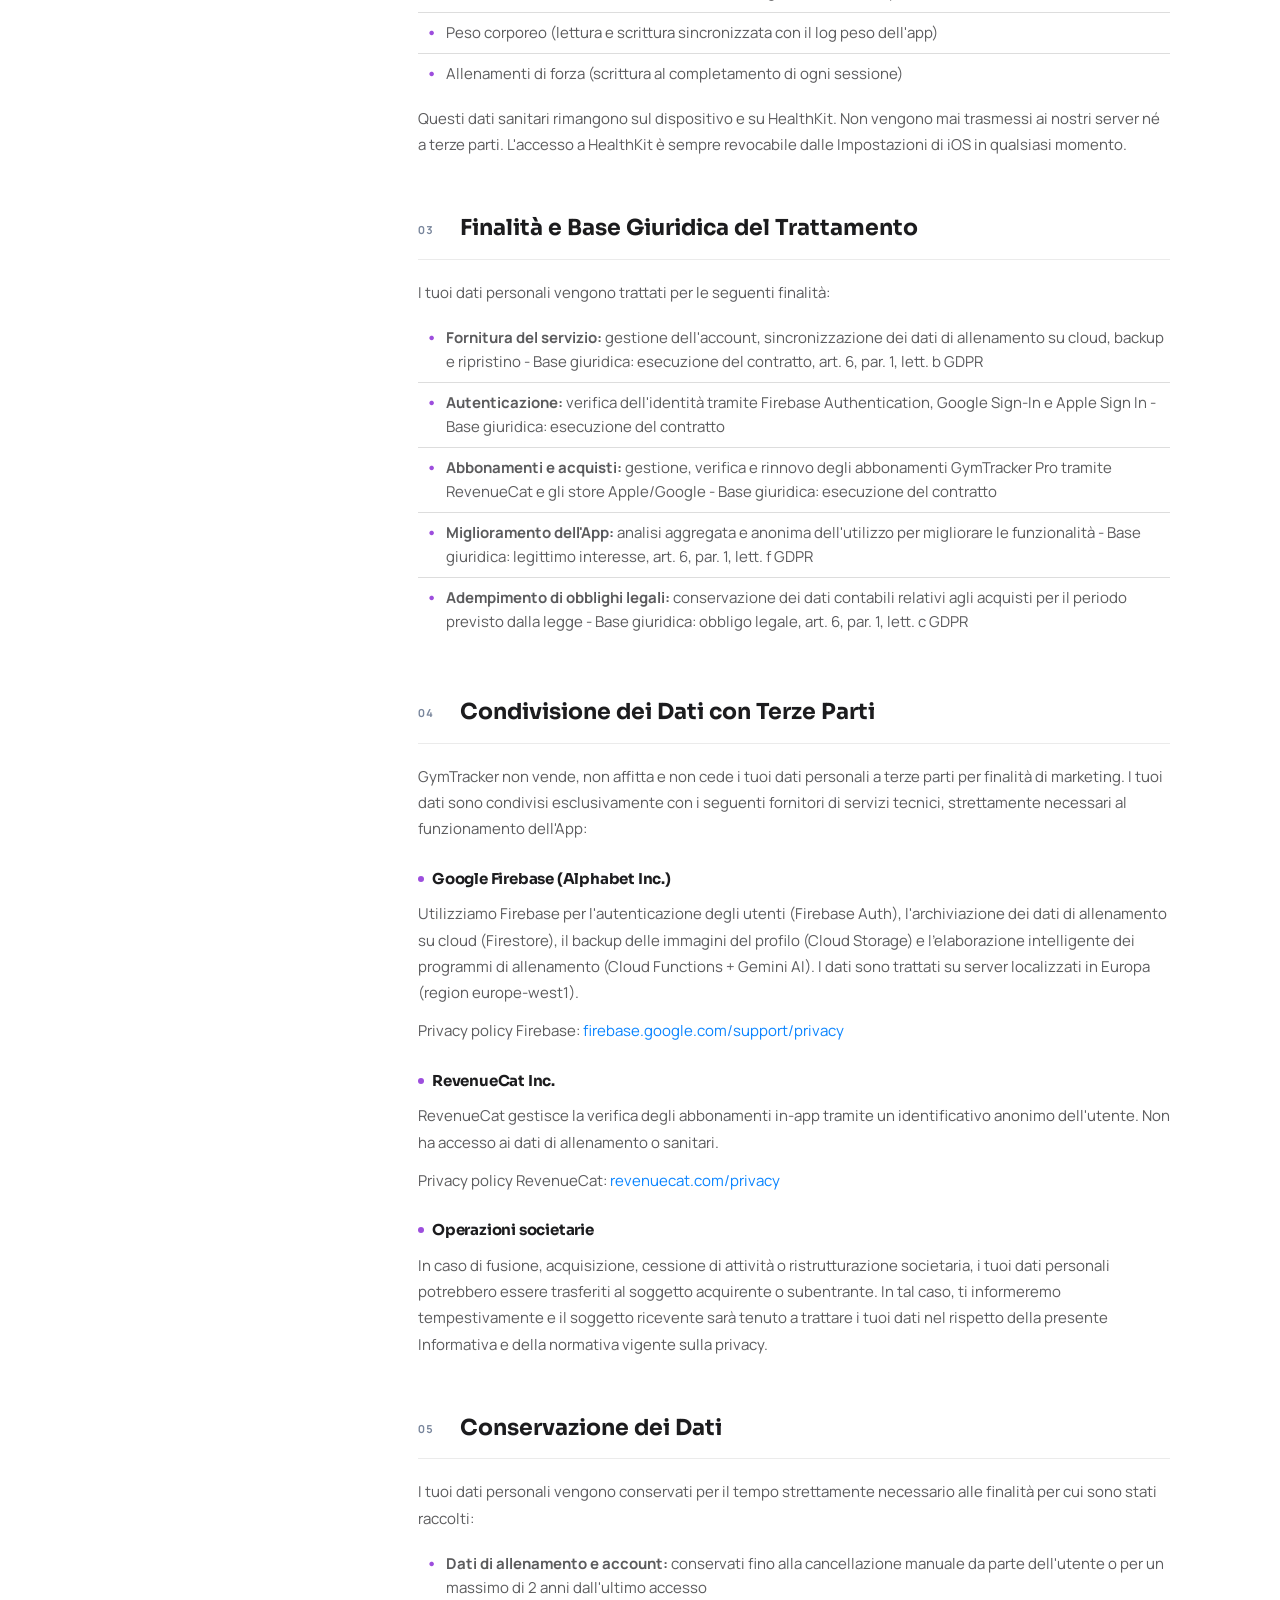
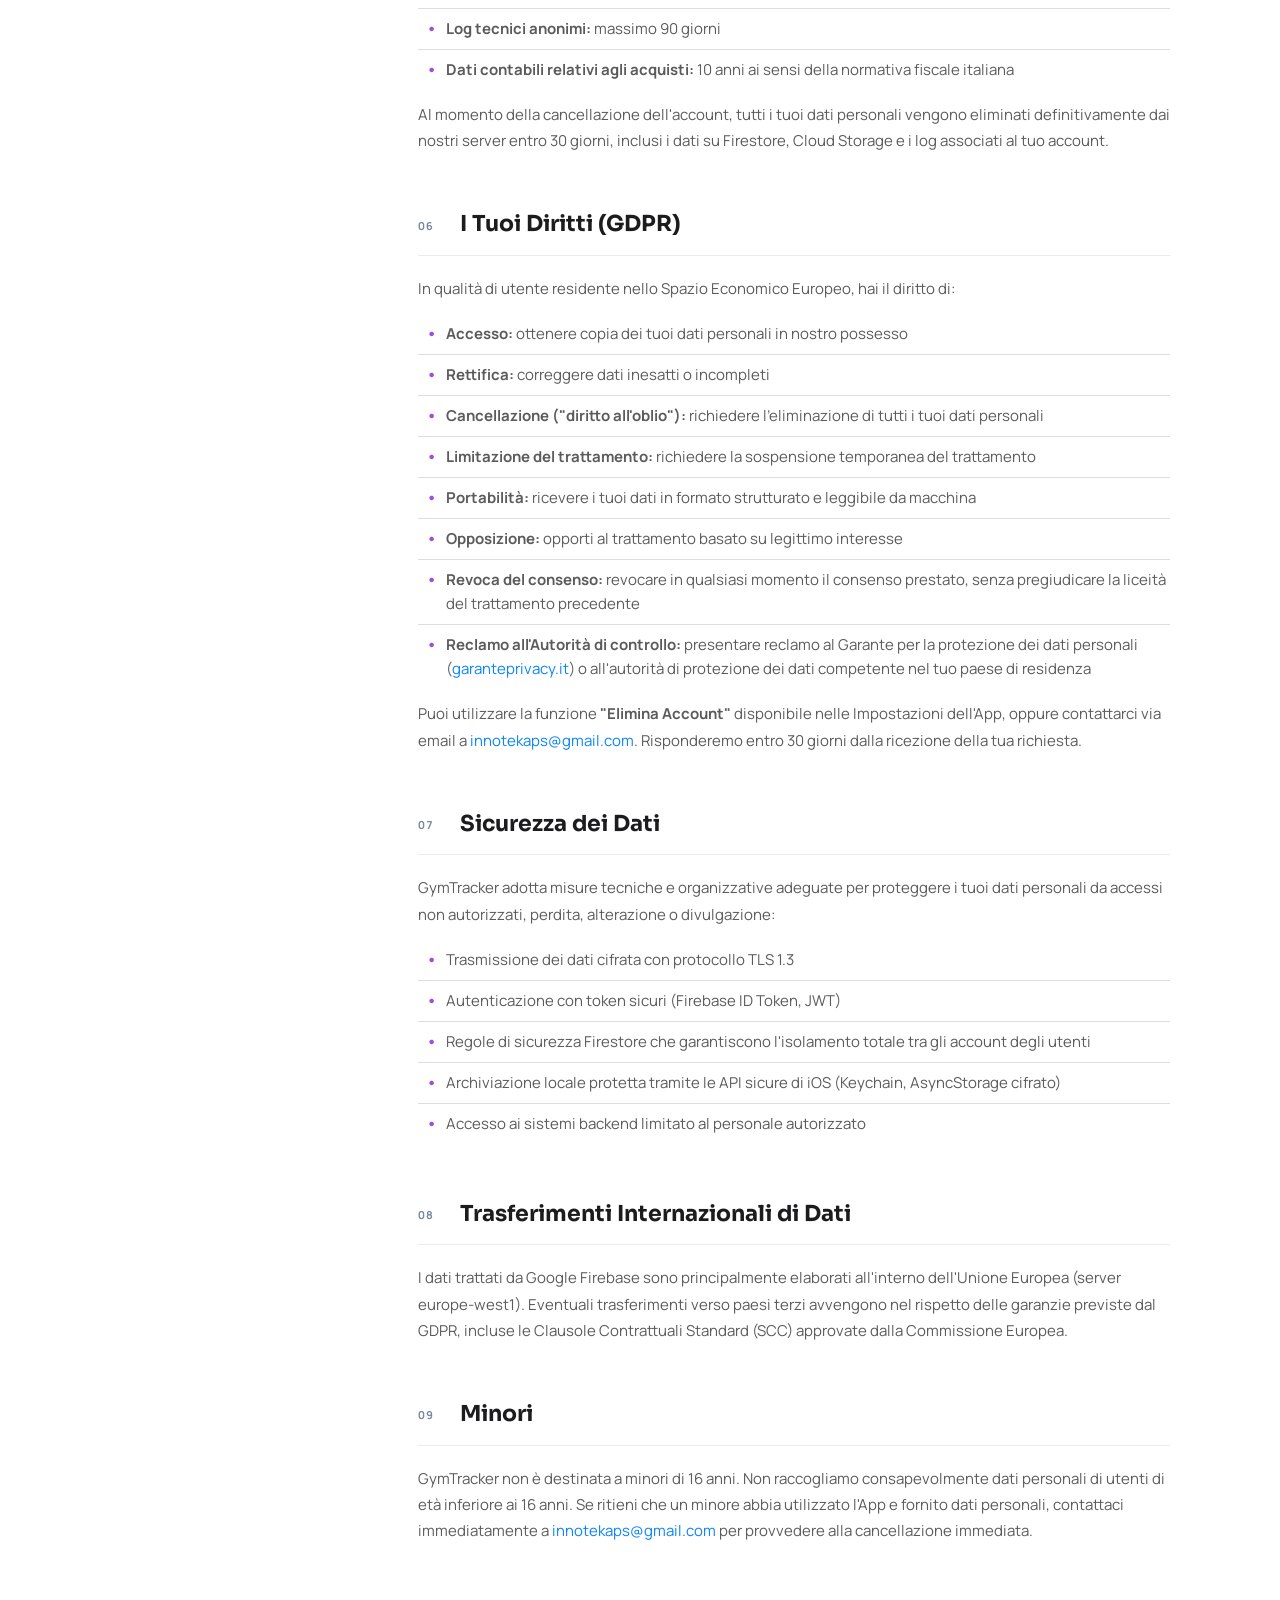
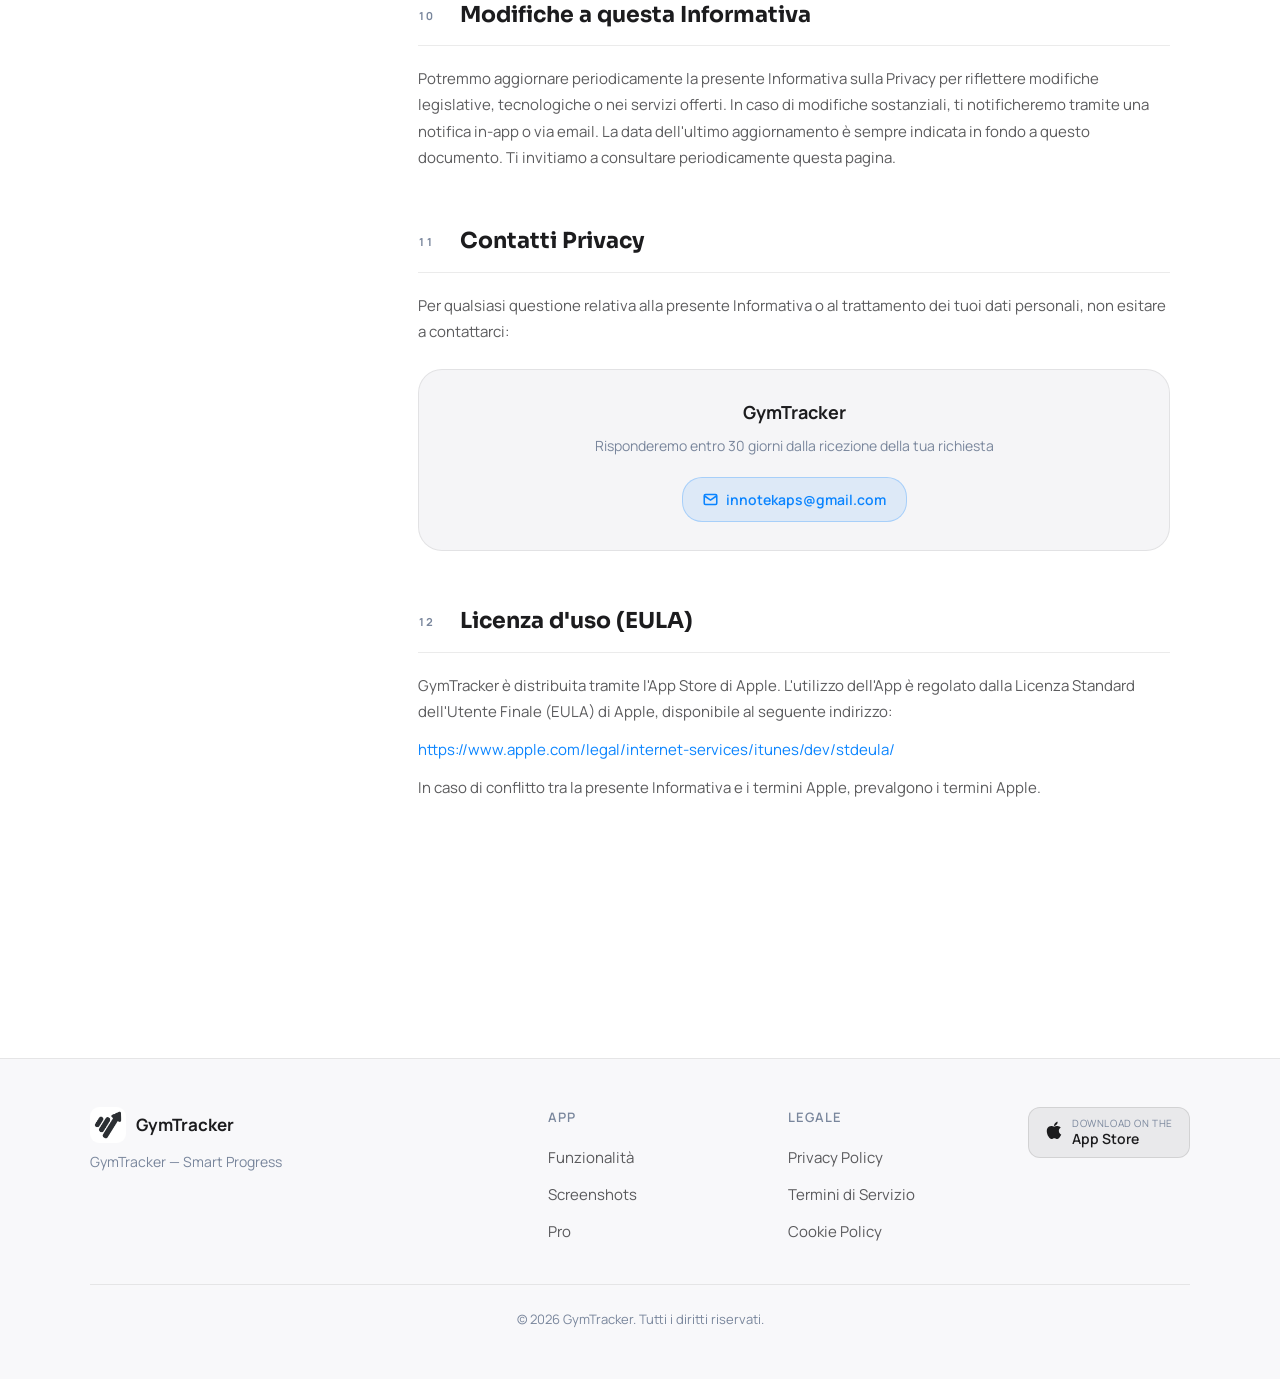
<file: privacy.html>
<!DOCTYPE html>
<html lang="en" data-theme="dark">
<head>
  <meta charset="UTF-8">
  <meta name="viewport" content="width=device-width, initial-scale=1.0">
  <title>Privacy Policy - GymTracker</title>
  <meta name="description" content="GymTracker Privacy Policy - how we collect, use and protect your personal data. GDPR compliant.">
  <link rel="icon" href="./favicon.png">
  <link rel="stylesheet" href="./styles.css">
</head>
<body>

<div class="scroll-progress"><div class="scroll-progress-bar" id="progressBar"></div></div>

<nav class="site-nav">
  <a class="nav-brand" href="./index.html">
    <img src="./icon.png" alt="GymTracker">
    <span>GymTracker</span>
  </a>
  <div class="nav-links">
    <a href="./index.html#features"><span data-lang="en">Features</span><span data-lang="it">Funzionalità</span></a>
    <a href="./index.html#screenshots">Screenshots</a>
    <a href="./index.html#pro">Pro</a>
    <a href="./index.html#contact"><span data-lang="en">Contact</span><span data-lang="it">Contatto</span></a>
    <div class="lang-switch">
      <button class="lang-switch-btn" id="btn-lang-en" onclick="switchLang('en')">EN</button>
      <button class="lang-switch-btn" id="btn-lang-it" onclick="switchLang('it')">IT</button>
    </div>
    <a href="https://apps.apple.com/app/id6759553013" class="nav-cta" target="_blank" rel="noopener">
      <span data-lang="en">Download</span><span data-lang="it">Scarica</span>
    </a>
  </div>
</nav>

<div class="legal-hero-enhanced">
  <img class="legal-hero-icon" src="./icon.png" alt="GymTracker">
  <h1>Privacy Policy</h1>
</div>

<div class="legal-layout">

  <aside class="toc-sidebar" id="tocSidebar">
    <div class="legal-meta">
      <span class="legal-meta-item">
        <svg width="14" height="14" viewBox="0 0 24 24" fill="none" stroke="currentColor" stroke-width="2"><rect x="3" y="4" width="18" height="18" rx="2"/><line x1="16" y1="2" x2="16" y2="6"/><line x1="8" y1="2" x2="8" y2="6"/><line x1="3" y1="10" x2="21" y2="10"/></svg>
        5 aprile 2026
      </span>
      <span class="legal-meta-badge">v1.3</span>
    </div>
    <div class="toc-header">Contents</div>

    <nav id="toc-it" class="toc-nav-pane">
      <ul class="toc-nav">
        <li><a href="#it-s1" class="toc-link">1. Titolare del Trattamento</a></li>
        <li><a href="#it-s2" class="toc-link">2. Dati Raccolti</a></li>
        <li><a href="#it-s3" class="toc-link">3. Finalità e Base Giuridica</a></li>
        <li><a href="#it-s4" class="toc-link">4. Condivisione dei Dati</a></li>
        <li><a href="#it-s5" class="toc-link">5. Conservazione dei Dati</a></li>
        <li><a href="#it-s6" class="toc-link">6. I Tuoi Diritti (GDPR)</a></li>
        <li><a href="#it-s7" class="toc-link">7. Sicurezza dei Dati</a></li>
        <li><a href="#it-s8" class="toc-link">8. Trasferimenti Internazionali</a></li>
        <li><a href="#it-s9" class="toc-link">9. Minori</a></li>
        <li><a href="#it-s10" class="toc-link">10. Modifiche all'Informativa</a></li>
        <li><a href="#it-s11" class="toc-link">11. Contatti</a></li>
        <li><a href="#it-s12" class="toc-link">12. Licenza d'uso (EULA)</a></li>
      </ul>
    </nav>

    <nav id="toc-en" class="toc-nav-pane" style="display:none;">
      <ul class="toc-nav">
        <li><a href="#en-s1" class="toc-link">1. Data Controller</a></li>
        <li><a href="#en-s2" class="toc-link">2. Data We Collect</a></li>
        <li><a href="#en-s3" class="toc-link">3. Purpose &amp; Legal Basis</a></li>
        <li><a href="#en-s4" class="toc-link">4. Third-Party Processors</a></li>
        <li><a href="#en-s5" class="toc-link">5. Data Retention</a></li>
        <li><a href="#en-s6" class="toc-link">6. Your GDPR Rights</a></li>
        <li><a href="#en-s7" class="toc-link">7. Security</a></li>
        <li><a href="#en-s8" class="toc-link">8. International Transfers</a></li>
        <li><a href="#en-s9" class="toc-link">9. Minors</a></li>
        <li><a href="#en-s10" class="toc-link">10. Policy Changes</a></li>
        <li><a href="#en-s11" class="toc-link">11. Contacts</a></li>
        <li><a href="#en-s12" class="toc-link">12. End User License Agreement</a></li>
      </ul>
    </nav>
  </aside>

  <main class="legal-content">

    <div id="lang-it" class="lang-content active">

      <p class="legal-intro" style="font-size:15px;color:var(--text-secondary);line-height:1.75;margin-bottom:40px;padding-bottom:32px;border-bottom:1px solid var(--separator);">
        La presente Informativa sulla Privacy descrive come GymTracker (di seguito "l'App"), sviluppata da GymTracker, raccoglie, utilizza, conserva e protegge i dati personali degli utenti in conformità al Regolamento (UE) 2016/679 (GDPR), al D.Lgs. 196/2003 e successive modifiche, nonché alle linee guida Apple App Store sulla privacy delle applicazioni.
      </p>

      <span class="legal-section-anchor" id="it-s1"></span>
      <div class="legal-section fade-in">
        <div class="legal-section-header">
          <span class="section-number">01</span>
          <h2>Titolare del Trattamento</h2>
        </div>
        <p>Il Titolare del trattamento dei dati personali è GymTracker. Per qualsiasi richiesta relativa al trattamento dei tuoi dati personali, puoi contattarci all'indirizzo email <a href="mailto:innotekaps@gmail.com">innotekaps@gmail.com</a> (App Store ID: 6759553013).</p>
      </div>

      <span class="legal-section-anchor" id="it-s2"></span>
      <div class="legal-section fade-in">
        <div class="legal-section-header">
          <span class="section-number">02</span>
          <h2>Dati Raccolti</h2>
        </div>
        <p>GymTracker raccoglie esclusivamente i dati necessari al corretto funzionamento dell'applicazione e all'erogazione dei servizi richiesti dall'utente. In particolare:</p>

        <h3>2.1 Dati forniti direttamente dall'utente</h3>
        <ul>
          <li>Nome e indirizzo email (forniti al momento della registrazione o dell'accesso con Google/Apple)</li>
          <li>Dati personali inseriti nell'onboarding: età, genere, peso corporeo, altezza, obiettivi di fitness</li>
          <li>Dati di allenamento: programmi, schede, serie, ripetizioni, carichi, tempi di recupero</li>
          <li>Misurazioni del peso corporeo registrate nel tempo</li>
          <li>Foto del profilo (opzionale)</li>
        </ul>

        <h3>2.2 Dati raccolti automaticamente</h3>
        <ul>
          <li>Identificativo univoco del dispositivo (per la gestione della sessione e degli acquisti in-app)</li>
          <li>Versione del sistema operativo e del dispositivo (per ottimizzare la compatibilità)</li>
          <li>Log degli errori tecnici (in forma anonima, per il miglioramento della stabilità)</li>
          <li>Dati di utilizzo aggregati e anonimi (frequenza di accesso, funzionalità utilizzate)</li>
        </ul>

        <h3>2.3 Dati sanitari (Apple Health / HealthKit)</h3>
        <p>Con il tuo esplicito consenso, GymTracker può accedere e scrivere su Apple HealthKit i seguenti dati:</p>
        <ul>
          <li>Frequenza cardiaca (lettura durante e dopo l'allenamento per il calcolo delle calorie)</li>
          <li>Calorie attive bruciate (scrittura al termine di ogni sessione completata)</li>
          <li>Peso corporeo (lettura e scrittura sincronizzata con il log peso dell'app)</li>
          <li>Allenamenti di forza (scrittura al completamento di ogni sessione)</li>
        </ul>
        <p>Questi dati sanitari rimangono sul dispositivo e su HealthKit. Non vengono mai trasmessi ai nostri server né a terze parti. L'accesso a HealthKit è sempre revocabile dalle Impostazioni di iOS in qualsiasi momento.</p>
      </div>

      <span class="legal-section-anchor" id="it-s3"></span>
      <div class="legal-section fade-in">
        <div class="legal-section-header">
          <span class="section-number">03</span>
          <h2>Finalità e Base Giuridica del Trattamento</h2>
        </div>
        <p>I tuoi dati personali vengono trattati per le seguenti finalità:</p>
        <ul>
          <li><strong>Fornitura del servizio:</strong> gestione dell'account, sincronizzazione dei dati di allenamento su cloud, backup e ripristino  -  Base giuridica: esecuzione del contratto, art. 6, par. 1, lett. b GDPR</li>
          <li><strong>Autenticazione:</strong> verifica dell'identità tramite Firebase Authentication, Google Sign-In e Apple Sign In  -  Base giuridica: esecuzione del contratto</li>
          <li><strong>Abbonamenti e acquisti:</strong> gestione, verifica e rinnovo degli abbonamenti GymTracker Pro tramite RevenueCat e gli store Apple/Google  -  Base giuridica: esecuzione del contratto</li>
          <li><strong>Miglioramento dell'App:</strong> analisi aggregata e anonima dell'utilizzo per migliorare le funzionalità  -  Base giuridica: legittimo interesse, art. 6, par. 1, lett. f GDPR</li>
          <li><strong>Adempimento di obblighi legali:</strong> conservazione dei dati contabili relativi agli acquisti per il periodo previsto dalla legge  -  Base giuridica: obbligo legale, art. 6, par. 1, lett. c GDPR</li>
        </ul>
      </div>

      <span class="legal-section-anchor" id="it-s4"></span>
      <div class="legal-section fade-in">
        <div class="legal-section-header">
          <span class="section-number">04</span>
          <h2>Condivisione dei Dati con Terze Parti</h2>
        </div>
        <p>GymTracker non vende, non affitta e non cede i tuoi dati personali a terze parti per finalità di marketing. I tuoi dati sono condivisi esclusivamente con i seguenti fornitori di servizi tecnici, strettamente necessari al funzionamento dell'App:</p>

        <h3>Google Firebase (Alphabet Inc.)</h3>
        <p>Utilizziamo Firebase per l'autenticazione degli utenti (Firebase Auth), l'archiviazione dei dati di allenamento su cloud (Firestore), il backup delle immagini del profilo (Cloud Storage) e l'elaborazione intelligente dei programmi di allenamento (Cloud Functions + Gemini AI). I dati sono trattati su server localizzati in Europa (region europe-west1).</p>
        <p>Privacy policy Firebase: <a href="https://firebase.google.com/support/privacy" target="_blank" rel="noopener">firebase.google.com/support/privacy</a></p>

        <h3>RevenueCat Inc.</h3>
        <p>RevenueCat gestisce la verifica degli abbonamenti in-app tramite un identificativo anonimo dell'utente. Non ha accesso ai dati di allenamento o sanitari.</p>
        <p>Privacy policy RevenueCat: <a href="https://www.revenuecat.com/privacy" target="_blank" rel="noopener">revenuecat.com/privacy</a></p>

        <h3>Operazioni societarie</h3>
        <p>In caso di fusione, acquisizione, cessione di attività o ristrutturazione societaria, i tuoi dati personali potrebbero essere trasferiti al soggetto acquirente o subentrante. In tal caso, ti informeremo tempestivamente e il soggetto ricevente sarà tenuto a trattare i tuoi dati nel rispetto della presente Informativa e della normativa vigente sulla privacy.</p>
      </div>

      <span class="legal-section-anchor" id="it-s5"></span>
      <div class="legal-section fade-in">
        <div class="legal-section-header">
          <span class="section-number">05</span>
          <h2>Conservazione dei Dati</h2>
        </div>
        <p>I tuoi dati personali vengono conservati per il tempo strettamente necessario alle finalità per cui sono stati raccolti:</p>
        <ul>
          <li><strong>Dati di allenamento e account:</strong> conservati fino alla cancellazione manuale da parte dell'utente o per un massimo di 2 anni dall'ultimo accesso</li>
          <li><strong>Log tecnici anonimi:</strong> massimo 90 giorni</li>
          <li><strong>Dati contabili relativi agli acquisti:</strong> 10 anni ai sensi della normativa fiscale italiana</li>
        </ul>
        <p>Al momento della cancellazione dell'account, tutti i tuoi dati personali vengono eliminati definitivamente dai nostri server entro 30 giorni, inclusi i dati su Firestore, Cloud Storage e i log associati al tuo account.</p>
      </div>

      <span class="legal-section-anchor" id="it-s6"></span>
      <div class="legal-section fade-in">
        <div class="legal-section-header">
          <span class="section-number">06</span>
          <h2>I Tuoi Diritti (GDPR)</h2>
        </div>
        <p>In qualità di utente residente nello Spazio Economico Europeo, hai il diritto di:</p>
        <ul>
          <li><strong>Accesso:</strong> ottenere copia dei tuoi dati personali in nostro possesso</li>
          <li><strong>Rettifica:</strong> correggere dati inesatti o incompleti</li>
          <li><strong>Cancellazione ("diritto all'oblio"):</strong> richiedere l'eliminazione di tutti i tuoi dati personali</li>
          <li><strong>Limitazione del trattamento:</strong> richiedere la sospensione temporanea del trattamento</li>
          <li><strong>Portabilità:</strong> ricevere i tuoi dati in formato strutturato e leggibile da macchina</li>
          <li><strong>Opposizione:</strong> opporti al trattamento basato su legittimo interesse</li>
          <li><strong>Revoca del consenso:</strong> revocare in qualsiasi momento il consenso prestato, senza pregiudicare la liceità del trattamento precedente</li>
          <li><strong>Reclamo all'Autorità di controllo:</strong> presentare reclamo al Garante per la protezione dei dati personali (<a href="https://www.garanteprivacy.it" target="_blank" rel="noopener">garanteprivacy.it</a>) o all'autorità di protezione dei dati competente nel tuo paese di residenza</li>
        </ul>
        <p>Puoi utilizzare la funzione <strong>"Elimina Account"</strong> disponibile nelle Impostazioni dell'App, oppure contattarci via email a <a href="mailto:innotekaps@gmail.com">innotekaps@gmail.com</a>. Risponderemo entro 30 giorni dalla ricezione della tua richiesta.</p>
      </div>

      <span class="legal-section-anchor" id="it-s7"></span>
      <div class="legal-section fade-in">
        <div class="legal-section-header">
          <span class="section-number">07</span>
          <h2>Sicurezza dei Dati</h2>
        </div>
        <p>GymTracker adotta misure tecniche e organizzative adeguate per proteggere i tuoi dati personali da accessi non autorizzati, perdita, alterazione o divulgazione:</p>
        <ul>
          <li>Trasmissione dei dati cifrata con protocollo TLS 1.3</li>
          <li>Autenticazione con token sicuri (Firebase ID Token, JWT)</li>
          <li>Regole di sicurezza Firestore che garantiscono l'isolamento totale tra gli account degli utenti</li>
          <li>Archiviazione locale protetta tramite le API sicure di iOS (Keychain, AsyncStorage cifrato)</li>
          <li>Accesso ai sistemi backend limitato al personale autorizzato</li>
        </ul>
      </div>

      <span class="legal-section-anchor" id="it-s8"></span>
      <div class="legal-section fade-in">
        <div class="legal-section-header">
          <span class="section-number">08</span>
          <h2>Trasferimenti Internazionali di Dati</h2>
        </div>
        <p>I dati trattati da Google Firebase sono principalmente elaborati all'interno dell'Unione Europea (server europe-west1). Eventuali trasferimenti verso paesi terzi avvengono nel rispetto delle garanzie previste dal GDPR, incluse le Clausole Contrattuali Standard (SCC) approvate dalla Commissione Europea.</p>
      </div>

      <span class="legal-section-anchor" id="it-s9"></span>
      <div class="legal-section fade-in">
        <div class="legal-section-header">
          <span class="section-number">09</span>
          <h2>Minori</h2>
        </div>
        <p>GymTracker non è destinata a minori di 16 anni. Non raccogliamo consapevolmente dati personali di utenti di età inferiore ai 16 anni. Se ritieni che un minore abbia utilizzato l'App e fornito dati personali, contattaci immediatamente a <a href="mailto:innotekaps@gmail.com">innotekaps@gmail.com</a> per provvedere alla cancellazione immediata.</p>
      </div>

      <span class="legal-section-anchor" id="it-s10"></span>
      <div class="legal-section fade-in">
        <div class="legal-section-header">
          <span class="section-number">10</span>
          <h2>Modifiche a questa Informativa</h2>
        </div>
        <p>Potremmo aggiornare periodicamente la presente Informativa sulla Privacy per riflettere modifiche legislative, tecnologiche o nei servizi offerti. In caso di modifiche sostanziali, ti notificheremo tramite una notifica in-app o via email. La data dell'ultimo aggiornamento è sempre indicata in fondo a questo documento. Ti invitiamo a consultare periodicamente questa pagina.</p>
      </div>

      <span class="legal-section-anchor" id="it-s11"></span>
      <div class="legal-section fade-in">
        <div class="legal-section-header">
          <span class="section-number">11</span>
          <h2>Contatti Privacy</h2>
        </div>
        <p>Per qualsiasi questione relativa alla presente Informativa o al trattamento dei tuoi dati personali, non esitare a contattarci:</p>
        <div class="contact-box">
          <div class="contact-box-title">GymTracker</div>
          <div class="contact-box-sub">Risponderemo entro 30 giorni dalla ricezione della tua richiesta</div>
          <div class="contact-box-links">
            <a href="mailto:innotekaps@gmail.com" class="contact-link">
              <svg width="15" height="15" viewBox="0 0 24 24" fill="none" stroke="currentColor" stroke-width="2.5"><path d="M4 4h16c1.1 0 2 .9 2 2v12c0 1.1-.9 2-2 2H4c-1.1 0-2-.9-2-2V6c0-1.1.9-2 2-2z"/><polyline points="22,6 12,13 2,6"/></svg>
              innotekaps@gmail.com
            </a>
          </div>
        </div>
      </div>

      <span class="legal-section-anchor" id="it-s12"></span>
      <div class="legal-section fade-in">
        <div class="legal-section-header">
          <span class="section-number">12</span>
          <h2>Licenza d'uso (EULA)</h2>
        </div>
        <p>GymTracker è distribuita tramite l'App Store di Apple. L'utilizzo dell'App è regolato dalla Licenza Standard dell'Utente Finale (EULA) di Apple, disponibile al seguente indirizzo:</p>
        <p><a href="https://www.apple.com/legal/internet-services/itunes/dev/stdeula/" target="_blank" rel="noopener">https://www.apple.com/legal/internet-services/itunes/dev/stdeula/</a></p>
        <p>In caso di conflitto tra la presente Informativa e i termini Apple, prevalgono i termini Apple.</p>
      </div>
    </div><div id="lang-en" class="lang-content">

      <p class="legal-intro" style="font-size:15px;color:var(--text-secondary);line-height:1.75;margin-bottom:40px;padding-bottom:32px;border-bottom:1px solid var(--separator);">
        This Privacy Policy explains how GymTracker (the "App"), developed by GymTracker, collects, uses, stores, and protects personal data in compliance with the EU General Data Protection Regulation (GDPR), D.Lgs. 196/2003, and Apple App Store privacy guidelines.
      </p>

      <span class="legal-section-anchor" id="en-s1"></span>
      <div class="legal-section fade-in">
        <div class="legal-section-header">
          <span class="section-number">01</span>
          <h2>Data Controller</h2>
        </div>
        <p>The Data Controller for personal data is GymTracker. For any request about personal data processing, contact us at <a href="mailto:innotekaps@gmail.com">innotekaps@gmail.com</a> (App Store ID: 6759553013).</p>
      </div>

      <span class="legal-section-anchor" id="en-s2"></span>
      <div class="legal-section fade-in">
        <div class="legal-section-header">
          <span class="section-number">02</span>
          <h2>Data We Collect</h2>
        </div>
        <p>GymTracker collects only data required to provide the service and deliver features requested by you.</p>

        <h3>2.1 Data you provide directly</h3>
        <ul>
          <li>Name and email address (provided during registration or sign-in via Google/Apple)</li>
          <li>Onboarding profile data: age, gender, body weight, height, fitness goals</li>
          <li>Workout data: training programs, sessions, sets, reps, loads, rest periods</li>
          <li>Body weight measurements recorded over time</li>
          <li>Profile photo (optional)</li>
        </ul>

        <h3>2.2 Automatically collected data</h3>
        <ul>
          <li>Unique device identifier (for session management and in-app purchase verification)</li>
          <li>OS and device version (for compatibility optimization)</li>
          <li>Anonymous technical error logs (to improve stability)</li>
          <li>Aggregated, anonymized usage analytics (access frequency, features used)</li>
        </ul>

        <h3>2.3 Health data (Apple Health / HealthKit)</h3>
        <p>With your explicit consent, GymTracker can read from and write to Apple HealthKit:</p>
        <ul>
          <li>Heart rate (read during/after workouts for calorie calculation)</li>
          <li>Active calories burned (written at completion of each workout session)</li>
          <li>Body weight (read/write, synchronized with the app's weight log)</li>
          <li>Strength training workouts (written on session completion)</li>
        </ul>
        <p>Health data remains on your device and in HealthKit. It is never transmitted to our servers or sold to third parties. HealthKit access can always be revoked in iOS Settings.</p>
      </div>

      <span class="legal-section-anchor" id="en-s3"></span>
      <div class="legal-section fade-in">
        <div class="legal-section-header">
          <span class="section-number">03</span>
          <h2>Purpose and Legal Basis</h2>
        </div>
        <p>Your personal data is processed for the following purposes:</p>
        <ul>
          <li><strong>Service delivery:</strong> account management, cloud sync of workout data, backup and restore  -  Legal basis: contract performance, Art. 6(1)(b) GDPR</li>
          <li><strong>Authentication:</strong> identity verification via Firebase Authentication, Google Sign-In, and Apple Sign In  -  Legal basis: contract performance</li>
          <li><strong>Subscriptions and billing:</strong> management, verification, and renewal of GymTracker Pro subscriptions via RevenueCat and Apple/Google stores  -  Legal basis: contract performance</li>
          <li><strong>Product improvement:</strong> aggregated, anonymized usage analysis to improve features  -  Legal basis: legitimate interest, Art. 6(1)(f) GDPR</li>
          <li><strong>Legal compliance:</strong> retention of purchase/accounting records as required by law  -  Legal basis: legal obligation, Art. 6(1)(c) GDPR</li>
        </ul>
      </div>

      <span class="legal-section-anchor" id="en-s4"></span>
      <div class="legal-section fade-in">
        <div class="legal-section-header">
          <span class="section-number">04</span>
          <h2>Third-Party Processors</h2>
        </div>
        <p>GymTracker does not sell, rent, or trade your personal data for marketing purposes. Data is shared only with the following technical service providers strictly necessary for app operation:</p>

        <h3>Google Firebase (Alphabet Inc.)</h3>
        <p>We use Firebase for user authentication (Firebase Auth), cloud workout data storage (Firestore), profile image backup (Cloud Storage), and intelligent training program processing (Cloud Functions + Gemini AI). Data is processed on servers located in Europe (region europe-west1).</p>
        <p>Firebase privacy policy: <a href="https://firebase.google.com/support/privacy" target="_blank" rel="noopener">firebase.google.com/support/privacy</a></p>

        <h3>RevenueCat Inc.</h3>
        <p>RevenueCat handles in-app subscription verification via an anonymous user identifier. It has no access to workout or health data.</p>
        <p>RevenueCat privacy policy: <a href="https://www.revenuecat.com/privacy" target="_blank" rel="noopener">revenuecat.com/privacy</a></p>

        <h3>Corporate Transactions</h3>
        <p>In the event of a merger, acquisition, asset sale, or corporate restructuring, your personal data may be transferred to the acquiring or successor entity. In such cases, we will notify you promptly and the recipient will be required to treat your data in accordance with this Privacy Policy and applicable privacy law.</p>
      </div>

      <span class="legal-section-anchor" id="en-s5"></span>
      <div class="legal-section fade-in">
        <div class="legal-section-header">
          <span class="section-number">05</span>
          <h2>Data Retention</h2>
        </div>
        <p>Personal data is retained only as long as necessary for the purposes for which it was collected:</p>
        <ul>
          <li><strong>Workout and account data:</strong> retained until manual account deletion or a maximum of 2 years from last access</li>
          <li><strong>Anonymous technical logs:</strong> maximum 90 days</li>
          <li><strong>Purchase/accounting records:</strong> 10 years in accordance with Italian tax law requirements</li>
        </ul>
        <p>Upon account deletion, all personal data is permanently removed from our servers within 30 days, including Firestore data, Cloud Storage files, and all logs associated with your account.</p>
      </div>

      <span class="legal-section-anchor" id="en-s6"></span>
      <div class="legal-section fade-in">
        <div class="legal-section-header">
          <span class="section-number">06</span>
          <h2>Your GDPR Rights</h2>
        </div>
        <p>As a user in the European Economic Area, you have the right to:</p>
        <ul>
          <li><strong>Access:</strong> obtain a copy of personal data we hold about you</li>
          <li><strong>Rectification:</strong> correct inaccurate or incomplete data</li>
          <li><strong>Erasure ("right to be forgotten"):</strong> request deletion of all your personal data</li>
          <li><strong>Restriction:</strong> request temporary suspension of processing</li>
          <li><strong>Portability:</strong> receive your data in a structured, machine-readable format</li>
          <li><strong>Objection:</strong> object to processing based on legitimate interest</li>
          <li><strong>Withdraw consent:</strong> revoke consent at any time without affecting the lawfulness of prior processing</li>
          <li><strong>Lodge a complaint:</strong> file a complaint with the Italian data protection authority (<a href="https://www.garanteprivacy.it" target="_blank" rel="noopener">garanteprivacy.it</a>) or the supervisory authority in your country of residence</li>
        </ul>
        <p>Use the <strong>"Delete Account"</strong> feature in the App Settings, or contact us at <a href="mailto:innotekaps@gmail.com">innotekaps@gmail.com</a>. We will respond within 30 days of receiving your request.</p>
      </div>

      <span class="legal-section-anchor" id="en-s7"></span>
      <div class="legal-section fade-in">
        <div class="legal-section-header">
          <span class="section-number">07</span>
          <h2>Security</h2>
        </div>
        <p>GymTracker implements appropriate technical and organizational measures to protect your personal data against unauthorized access, loss, alteration, or disclosure:</p>
        <ul>
          <li>Encrypted data transmission using TLS 1.3</li>
          <li>Secure token-based authentication (Firebase ID Token, JWT)</li>
          <li>Firestore security rules ensuring complete isolation between user accounts</li>
          <li>Local storage protected via iOS secure APIs (Keychain, encrypted AsyncStorage)</li>
          <li>Backend system access restricted to authorized personnel</li>
        </ul>
      </div>

      <span class="legal-section-anchor" id="en-s8"></span>
      <div class="legal-section fade-in">
        <div class="legal-section-header">
          <span class="section-number">08</span>
          <h2>International Transfers</h2>
        </div>
        <p>Data processed by Google Firebase is primarily handled within the European Union (europe-west1 region). Any transfers to third countries comply with GDPR safeguards, including Standard Contractual Clauses (SCCs) approved by the European Commission.</p>
      </div>

      <span class="legal-section-anchor" id="en-s9"></span>
      <div class="legal-section fade-in">
        <div class="legal-section-header">
          <span class="section-number">09</span>
          <h2>Minors</h2>
        </div>
        <p>GymTracker is not intended for users under the age of 16. We do not knowingly collect personal data from users under 16. If you believe a minor has used the App and provided personal data, contact us immediately at <a href="mailto:innotekaps@gmail.com">innotekaps@gmail.com</a> to arrange immediate deletion.</p>
      </div>

      <span class="legal-section-anchor" id="en-s10"></span>
      <div class="legal-section fade-in">
        <div class="legal-section-header">
          <span class="section-number">10</span>
          <h2>Policy Changes</h2>
        </div>
        <p>We may periodically update this Privacy Policy to reflect legislative, technological, or service changes. For material changes, we will notify you via an in-app notification or email. The date of the last update is always shown at the bottom of this document. We encourage you to review this page periodically.</p>
      </div>

      <span class="legal-section-anchor" id="en-s11"></span>
      <div class="legal-section fade-in">
        <div class="legal-section-header">
          <span class="section-number">11</span>
          <h2>Contacts</h2>
        </div>
        <p>For any questions about this Privacy Policy or the processing of your personal data, please contact us:</p>
        <div class="contact-box">
          <div class="contact-box-title">GymTracker</div>
          <div class="contact-box-sub">We'll respond within 30 days of receiving your request</div>
          <div class="contact-box-links">
            <a href="mailto:innotekaps@gmail.com" class="contact-link">
              <svg width="15" height="15" viewBox="0 0 24 24" fill="none" stroke="currentColor" stroke-width="2.5"><path d="M4 4h16c1.1 0 2 .9 2 2v12c0 1.1-.9 2-2 2H4c-1.1 0-2-.9-2-2V6c0-1.1.9-2 2-2z"/><polyline points="22,6 12,13 2,6"/></svg>
              innotekaps@gmail.com
            </a>
          </div>
        </div>
      </div>

      <span class="legal-section-anchor" id="en-s12"></span>
      <div class="legal-section fade-in">
        <div class="legal-section-header">
          <span class="section-number">12</span>
          <h2>End User License Agreement (EULA)</h2>
        </div>
        <p>GymTracker is distributed through the Apple App Store. Your use of the App is governed by Apple's Standard End User License Agreement (EULA), available at:</p>
        <p><a href="https://www.apple.com/legal/internet-services/itunes/dev/stdeula/" target="_blank" rel="noopener">https://www.apple.com/legal/internet-services/itunes/dev/stdeula/</a></p>
        <p>In the event of any conflict between this Privacy Policy and Apple's terms, Apple's terms shall prevail.</p>
      </div>
    </div></main>
</div><footer>
  <div class="footer-inner">
    <div>
      <div class="footer-brand">
        <img src="./icon.png" alt="GymTracker">
        <span>GymTracker</span>
      </div>
      <p class="footer-desc">GymTracker — Smart Progress</p>
    </div>
    <div class="footer-col">
      <h4>App</h4>
      <ul>
        <li><a href="./index.html#features"><span data-lang="en">Features</span><span data-lang="it">Funzionalità</span></a></li>
        <li><a href="./index.html#screenshots">Screenshots</a></li>
        <li><a href="./index.html#pro">Pro</a></li>
      </ul>
    </div>
    <div class="footer-col">
      <h4><span data-lang="en">Legal</span><span data-lang="it">Legale</span></h4>
      <ul>
        <li><a href="./privacy.html">Privacy Policy</a></li>
        <li><a href="./terms.html"><span data-lang="en">Terms of Service</span><span data-lang="it">Termini di Servizio</span></a></li>
        <li><a href="./cookies.html">Cookie Policy</a></li>
      </ul>
    </div>
    <div class="footer-appstore-col">
      <a href="https://apps.apple.com/app/id6759553013" class="footer-appstore-badge" target="_blank" rel="noopener">
        <svg width="18" height="22" viewBox="0 0 170 200" fill="currentColor" aria-hidden="true"><path d="M150.37 130.25c-2.45 5.66-5.35 10.87-8.71 15.66-4.58 6.53-8.33 11.05-11.22 13.56-4.48 4.12-9.28 6.23-14.42 6.35-3.69 0-8.14-1.05-13.32-3.18-5.197-2.12-9.973-3.17-14.34-3.17-4.58 0-9.492 1.05-14.746 3.17-5.262 2.13-9.501 3.24-12.742 3.35-4.929.21-9.842-1.96-14.746-6.52-3.13-2.73-7.045-7.41-11.735-14.04-5.032-7.08-9.169-15.29-12.41-24.65-3.471-10.11-5.211-19.9-5.211-29.378 0-10.857 2.346-20.221 7.045-28.068 3.693-6.303 8.606-11.275 14.755-14.925s12.793-5.51 19.948-5.629c3.915 0 9.049 1.211 15.429 3.591 6.362 2.388 10.447 3.599 12.238 3.599 1.339 0 5.877-1.416 13.57-4.239 7.275-2.618 13.415-3.702 18.445-3.275 13.63 1.1 23.87 6.473 30.68 16.153-12.19 7.386-18.22 17.731-18.1 31.002.11 10.337 3.86 18.939 11.23 25.769 3.34 3.17 7.07 5.62 11.22 7.36-.9 2.61-1.85 5.11-2.86 7.51zM119.11 7.24c0 8.102-2.96 15.667-8.86 22.669-7.12 8.324-15.732 13.134-25.071 12.375a25.222 25.222 0 0 1-.188-3.07c0-7.778 3.386-16.102 9.399-22.908 3.002-3.446 6.82-6.311 11.45-8.597 4.62-2.252 8.99-3.497 13.1-3.71.12 1.083.17 2.166.17 3.241z"/></svg>
        <span><small>Download on the</small>App Store</span>
      </a>
    </div>
  </div>
  <div class="footer-bottom">
    <p>© 2026 GymTracker. <span data-lang="en">All rights reserved.</span><span data-lang="it">Tutti i diritti riservati.</span></p>
  </div>
</footer>

<button class="back-to-top" id="backToTop" onclick="window.scrollTo({top:0,behavior:'smooth'})" aria-label="Back to top">↑</button>

<script>
  // Language persistence
  const savedLang = localStorage.getItem('gymtracker-lang') || 'it';
  function switchLang(lang) {
    document.documentElement.className = 'lang-' + lang;
    document.querySelectorAll('.lang-content').forEach(el => el.classList.remove('active'));
    document.getElementById('lang-' + lang).classList.add('active');
    document.getElementById('btn-lang-en').classList.toggle('active', lang === 'en');
    document.getElementById('btn-lang-it').classList.toggle('active', lang === 'it');
    document.getElementById('toc-it').style.display = lang === 'it' ? '' : 'none';
    document.getElementById('toc-en').style.display = lang === 'en' ? '' : 'none';
    localStorage.setItem('gymtracker-lang', lang);
    triggerFadeIns();
  }
  switchLang(savedLang);

  // Scroll progress
  window.addEventListener('scroll', () => {
    const s = document.documentElement.scrollTop;
    const h = document.documentElement.scrollHeight - document.documentElement.clientHeight;
    document.getElementById('progressBar').style.width = (s / h * 100) + '%';
    document.getElementById('backToTop').classList.toggle('visible', s > 400);
    updateTOC();
  }, {passive: true});

  // TOC active section
  function updateTOC() {
    const lang = localStorage.getItem('gymtracker-lang') || 'it';
    const anchors = document.querySelectorAll('#lang-' + lang + ' .legal-section-anchor');
    const links = document.querySelectorAll('#toc-' + lang + ' .toc-link');
    let current = '';
    anchors.forEach(anchor => {
      if (window.scrollY >= anchor.offsetTop - 120) current = anchor.id;
    });
    links.forEach(link => {
      link.classList.toggle('active', link.getAttribute('href') === '#' + current);
    });
  }

  // Fade-in observer
  function triggerFadeIns() {
    const obs = new IntersectionObserver((entries) => {
      entries.forEach(e => { if (e.isIntersecting) { e.target.classList.add('visible'); obs.unobserve(e.target); } });
    }, {threshold: 0.08});
    document.querySelectorAll('.fade-in:not(.visible)').forEach(el => obs.observe(el));
  }
  triggerFadeIns();
</script>
<script src="./theme-toggle.js" defer></script>

</body>
</html>
</file>
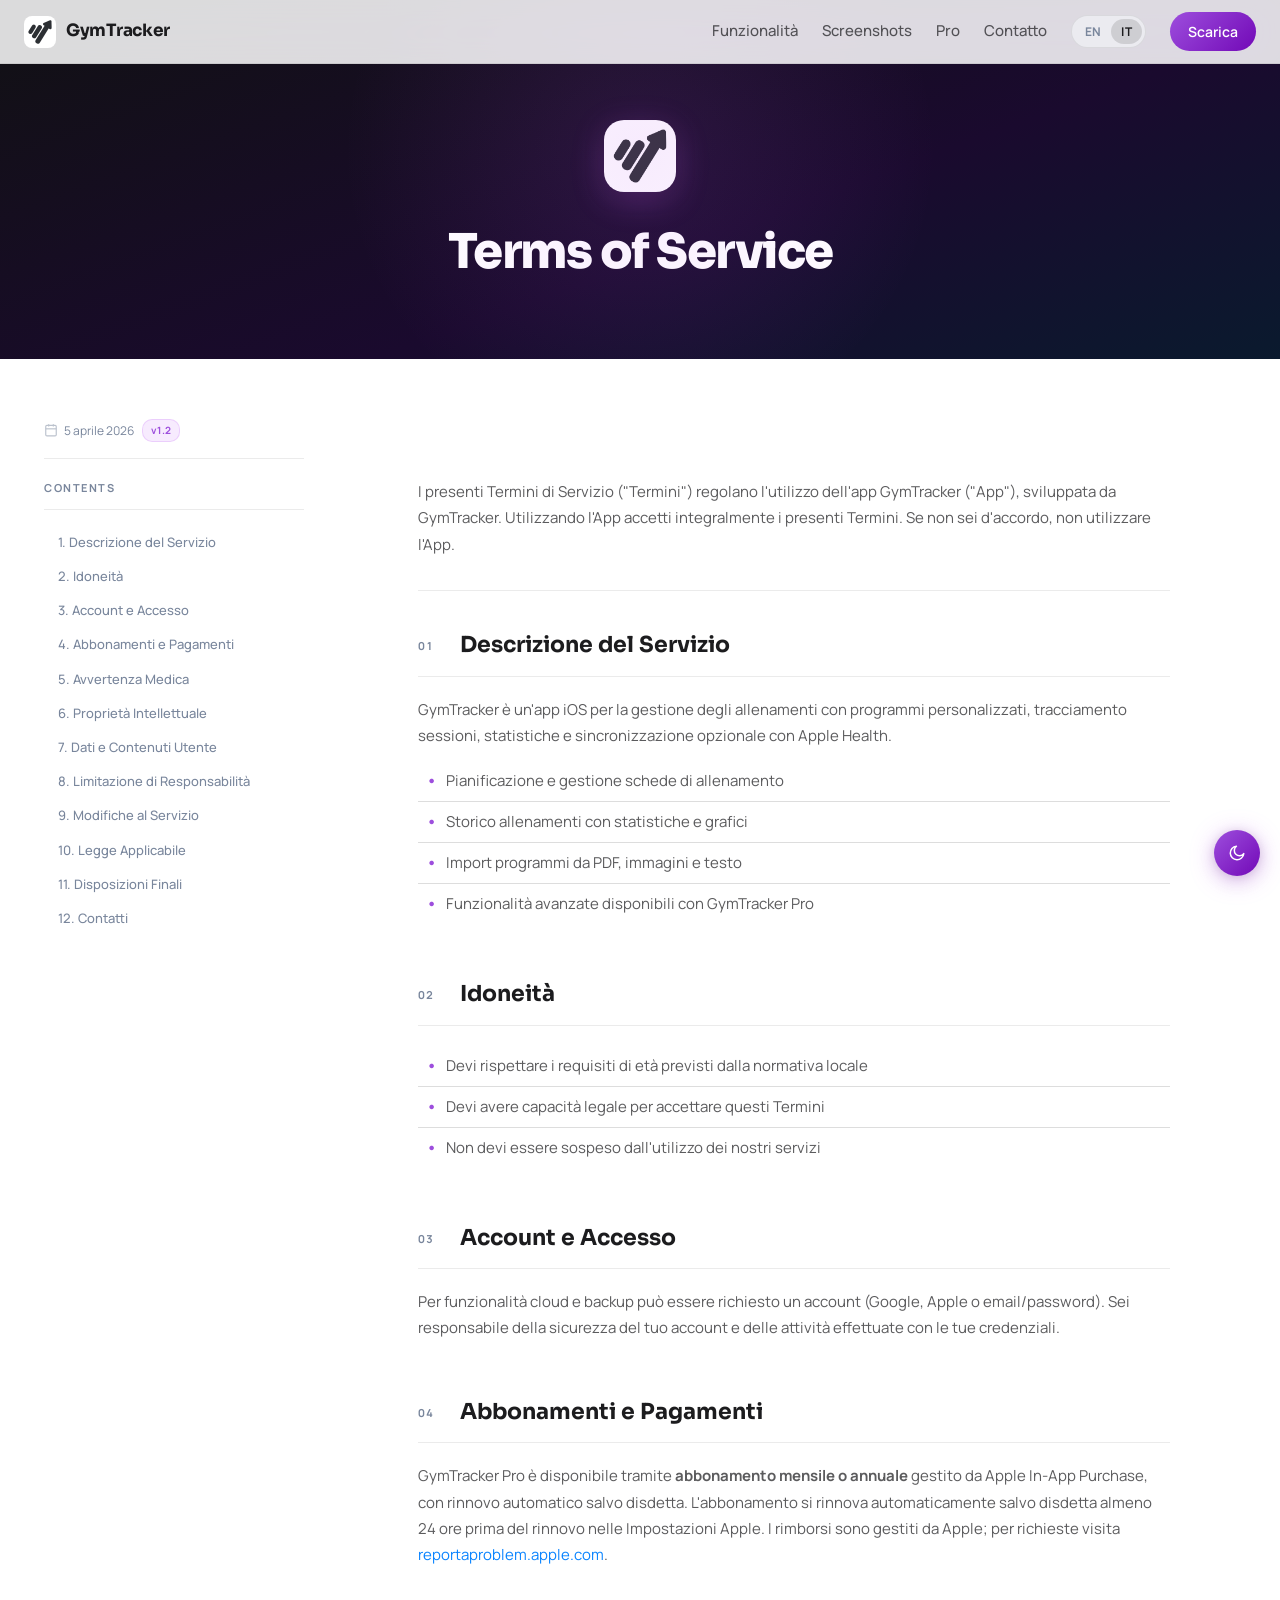
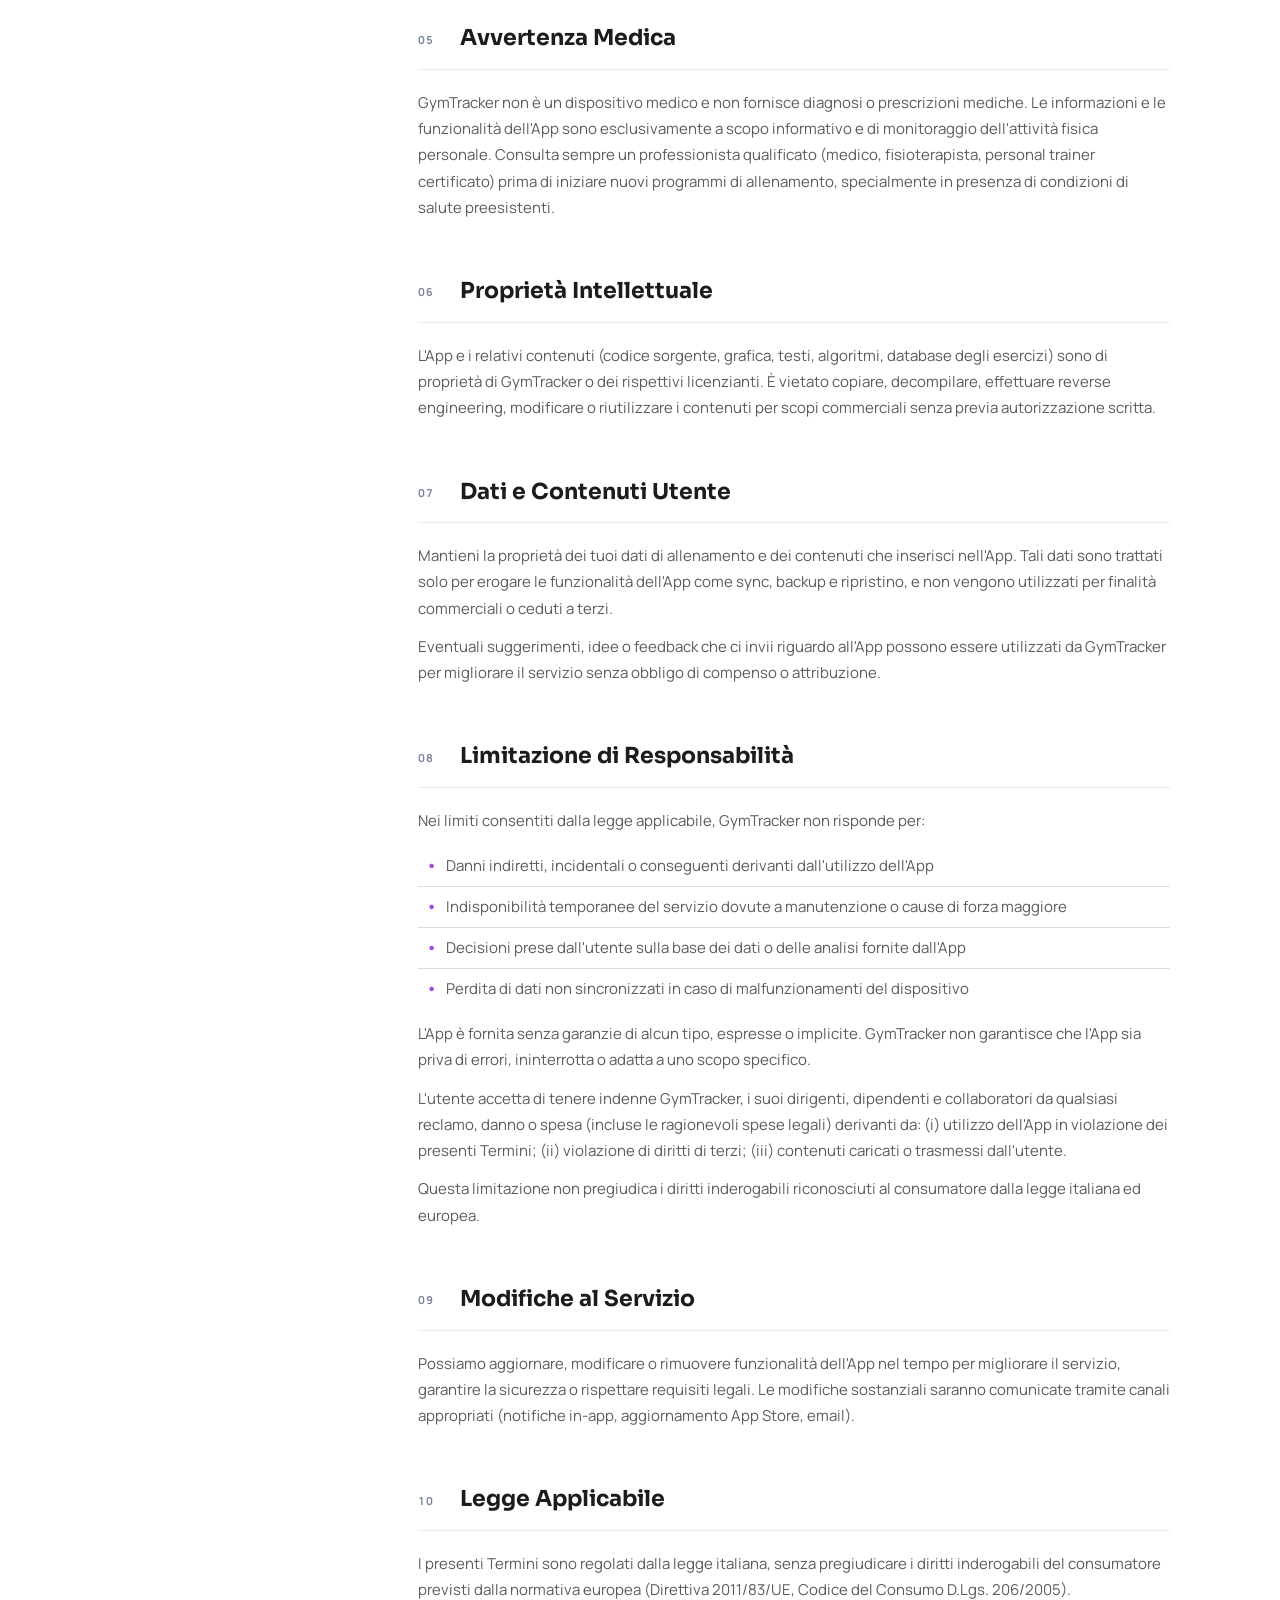
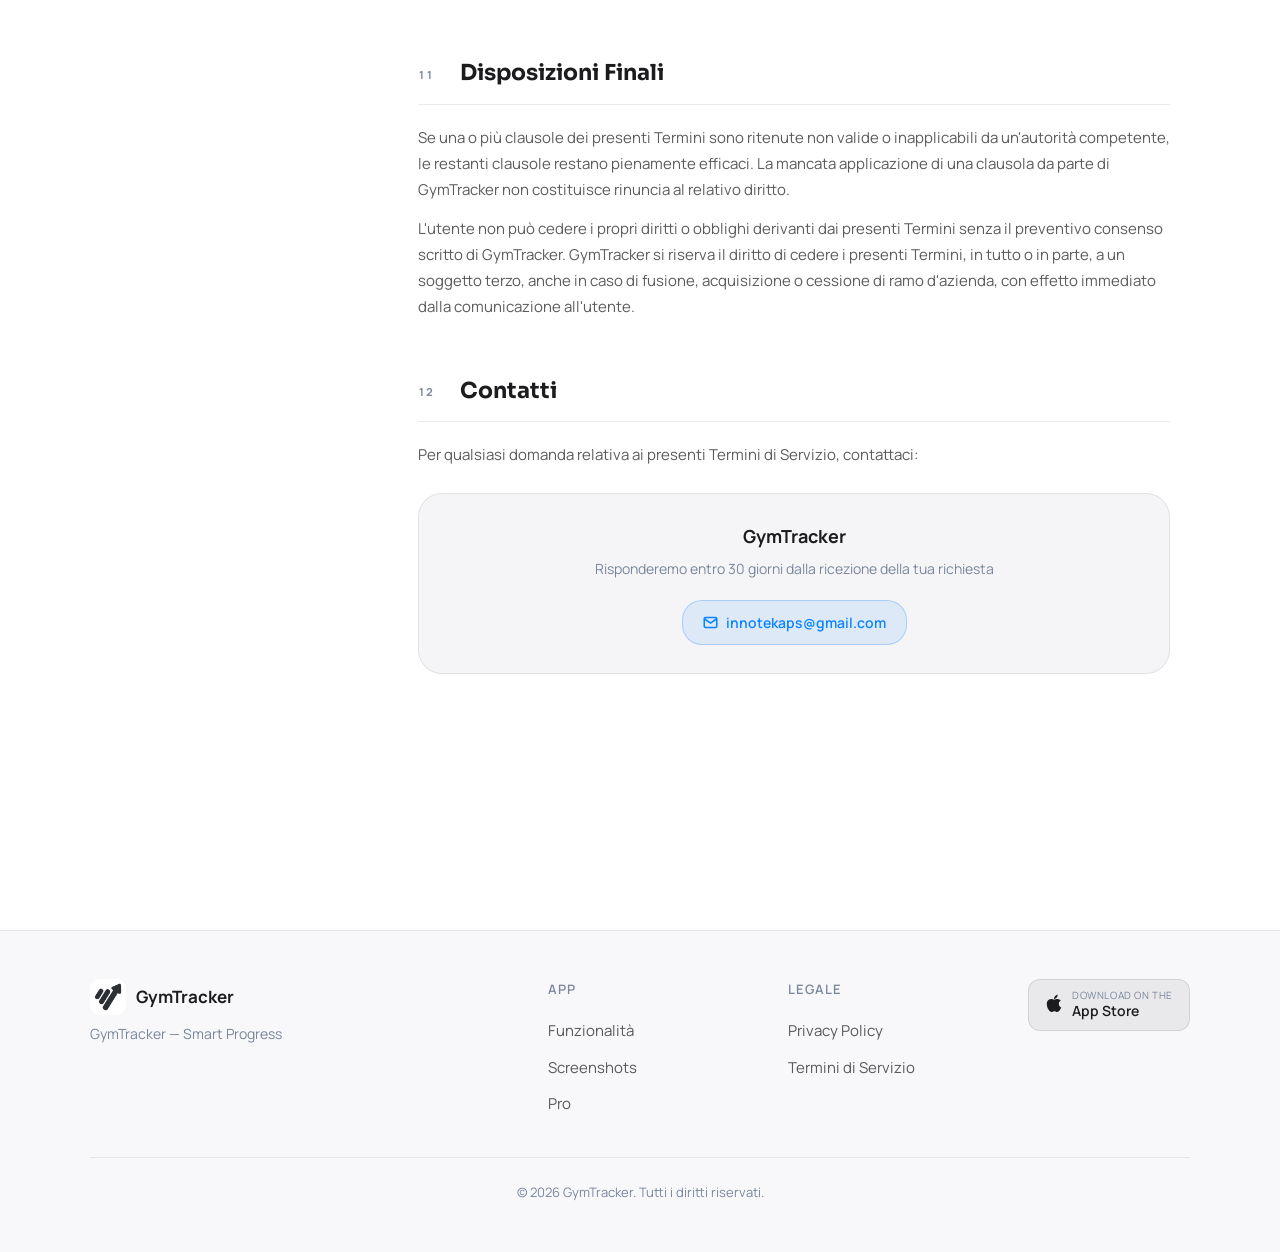
<file: terms.html>
<!DOCTYPE html>
<html lang="en" data-theme="dark">
<head>
  <meta charset="UTF-8">
  <meta name="viewport" content="width=device-width, initial-scale=1.0">
  <title>Terms of Service - GymTracker</title>
  <meta name="description" content="GymTracker Terms of Service - your rights and responsibilities when using the GymTracker app.">
  <link rel="icon" href="./favicon.png">
  <link rel="stylesheet" href="./styles.css">
</head>
<body>

<div class="scroll-progress"><div class="scroll-progress-bar" id="progressBar"></div></div>

<nav class="site-nav">
  <a class="nav-brand" href="./index.html">
    <img src="./icon.png" alt="GymTracker">
    <span>GymTracker</span>
  </a>
  <div class="nav-links">
    <a href="./index.html#features"><span data-lang="en">Features</span><span data-lang="it">Funzionalità</span></a>
    <a href="./index.html#screenshots">Screenshots</a>
    <a href="./index.html#pro">Pro</a>
    <a href="./index.html#contact"><span data-lang="en">Contact</span><span data-lang="it">Contatto</span></a>
    <div class="lang-switch">
      <button class="lang-switch-btn" id="btn-lang-en" onclick="switchLang('en')">EN</button>
      <button class="lang-switch-btn" id="btn-lang-it" onclick="switchLang('it')">IT</button>
    </div>
    <a href="https://apps.apple.com/app/id6759553013" class="nav-cta" target="_blank" rel="noopener">
      <span data-lang="en">Download</span><span data-lang="it">Scarica</span>
    </a>
  </div>
</nav>

<div class="legal-hero-enhanced">
  <img class="legal-hero-icon" src="./icon.png" alt="GymTracker">
  <h1>Terms of Service</h1>
</div>

<div class="legal-layout">

  <aside class="toc-sidebar" id="tocSidebar">
    <div class="legal-meta">
      <span class="legal-meta-item">
        <svg width="14" height="14" viewBox="0 0 24 24" fill="none" stroke="currentColor" stroke-width="2"><rect x="3" y="4" width="18" height="18" rx="2"/><line x1="16" y1="2" x2="16" y2="6"/><line x1="8" y1="2" x2="8" y2="6"/><line x1="3" y1="10" x2="21" y2="10"/></svg>
        5 aprile 2026
      </span>
      <span class="legal-meta-badge">v1.2</span>
    </div>
    <div class="toc-header">Contents</div>
    <nav id="toc-it" class="toc-nav-pane">
      <ul class="toc-nav">
        <li><a href="#it-s1" class="toc-link">1. Descrizione del Servizio</a></li>
        <li><a href="#it-s2" class="toc-link">2. Idoneità</a></li>
        <li><a href="#it-s3" class="toc-link">3. Account e Accesso</a></li>
        <li><a href="#it-s4" class="toc-link">4. Abbonamenti e Pagamenti</a></li>
        <li><a href="#it-s5" class="toc-link">5. Avvertenza Medica</a></li>
        <li><a href="#it-s6" class="toc-link">6. Proprietà Intellettuale</a></li>
        <li><a href="#it-s7" class="toc-link">7. Dati e Contenuti Utente</a></li>
        <li><a href="#it-s8" class="toc-link">8. Limitazione di Responsabilità</a></li>
        <li><a href="#it-s9" class="toc-link">9. Modifiche al Servizio</a></li>
        <li><a href="#it-s10" class="toc-link">10. Legge Applicabile</a></li>
        <li><a href="#it-s11" class="toc-link">11. Disposizioni Finali</a></li>
        <li><a href="#it-s12" class="toc-link">12. Contatti</a></li>
      </ul>
    </nav>
    <nav id="toc-en" class="toc-nav-pane" style="display:none;">
      <ul class="toc-nav">
        <li><a href="#en-s1" class="toc-link">1. Service Description</a></li>
        <li><a href="#en-s2" class="toc-link">2. Eligibility</a></li>
        <li><a href="#en-s3" class="toc-link">3. Accounts and Access</a></li>
        <li><a href="#en-s4" class="toc-link">4. Subscriptions &amp; Billing</a></li>
        <li><a href="#en-s5" class="toc-link">5. Medical Disclaimer</a></li>
        <li><a href="#en-s6" class="toc-link">6. Intellectual Property</a></li>
        <li><a href="#en-s7" class="toc-link">7. User Data &amp; Content</a></li>
        <li><a href="#en-s8" class="toc-link">8. Limitation of Liability</a></li>
        <li><a href="#en-s9" class="toc-link">9. Service Changes</a></li>
        <li><a href="#en-s10" class="toc-link">10. Governing Law</a></li>
        <li><a href="#en-s11" class="toc-link">11. Final Provisions</a></li>
        <li><a href="#en-s12" class="toc-link">12. Contacts</a></li>
      </ul>
    </nav>
  </aside>

  <main class="legal-content">
    <div id="lang-it" class="lang-content active">

      <p style="font-size:15px;color:var(--text-secondary);line-height:1.75;margin-bottom:40px;padding-bottom:32px;border-bottom:1px solid var(--separator);">
        I presenti Termini di Servizio ("Termini") regolano l'utilizzo dell'app GymTracker ("App"), sviluppata da GymTracker. Utilizzando l'App accetti integralmente i presenti Termini. Se non sei d'accordo, non utilizzare l'App.
      </p>

      <span class="legal-section-anchor" id="it-s1"></span>
      <div class="legal-section fade-in">
        <div class="legal-section-header">
          <span class="section-number">01</span>
          <h2>Descrizione del Servizio</h2>
        </div>
        <p>GymTracker è un'app iOS per la gestione degli allenamenti con programmi personalizzati, tracciamento sessioni, statistiche e sincronizzazione opzionale con Apple Health.</p>
        <ul>
          <li>Pianificazione e gestione schede di allenamento</li>
          <li>Storico allenamenti con statistiche e grafici</li>
          <li>Import programmi da PDF, immagini e testo</li>
          <li>Funzionalità avanzate disponibili con GymTracker Pro</li>
        </ul>
      </div>

      <span class="legal-section-anchor" id="it-s2"></span>
      <div class="legal-section fade-in">
        <div class="legal-section-header">
          <span class="section-number">02</span>
          <h2>Idoneità</h2>
        </div>
        <ul>
          <li>Devi rispettare i requisiti di età previsti dalla normativa locale</li>
          <li>Devi avere capacità legale per accettare questi Termini</li>
          <li>Non devi essere sospeso dall'utilizzo dei nostri servizi</li>
        </ul>
      </div>

      <span class="legal-section-anchor" id="it-s3"></span>
      <div class="legal-section fade-in">
        <div class="legal-section-header">
          <span class="section-number">03</span>
          <h2>Account e Accesso</h2>
        </div>
        <p>Per funzionalità cloud e backup può essere richiesto un account (Google, Apple o email/password). Sei responsabile della sicurezza del tuo account e delle attività effettuate con le tue credenziali.</p>
      </div>

      <span class="legal-section-anchor" id="it-s4"></span>
      <div class="legal-section fade-in">
        <div class="legal-section-header">
          <span class="section-number">04</span>
          <h2>Abbonamenti e Pagamenti</h2>
        </div>
        <p>GymTracker Pro è disponibile tramite <strong>abbonamento mensile o annuale</strong> gestito da Apple In-App Purchase, con rinnovo automatico salvo disdetta. L'abbonamento si rinnova automaticamente salvo disdetta almeno 24 ore prima del rinnovo nelle Impostazioni Apple. I rimborsi sono gestiti da Apple; per richieste visita <a href="https://reportaproblem.apple.com" target="_blank" rel="noopener">reportaproblem.apple.com</a>.</p>
      </div>

      <span class="legal-section-anchor" id="it-s5"></span>
      <div class="legal-section fade-in">
        <div class="legal-section-header">
          <span class="section-number">05</span>
          <h2>Avvertenza Medica</h2>
        </div>
        <p>GymTracker non è un dispositivo medico e non fornisce diagnosi o prescrizioni mediche. Le informazioni e le funzionalità dell'App sono esclusivamente a scopo informativo e di monitoraggio dell'attività fisica personale. Consulta sempre un professionista qualificato (medico, fisioterapista, personal trainer certificato) prima di iniziare nuovi programmi di allenamento, specialmente in presenza di condizioni di salute preesistenti.</p>
      </div>

      <span class="legal-section-anchor" id="it-s6"></span>
      <div class="legal-section fade-in">
        <div class="legal-section-header">
          <span class="section-number">06</span>
          <h2>Proprietà Intellettuale</h2>
        </div>
        <p>L'App e i relativi contenuti (codice sorgente, grafica, testi, algoritmi, database degli esercizi) sono di proprietà di GymTracker o dei rispettivi licenzianti. È vietato copiare, decompilare, effettuare reverse engineering, modificare o riutilizzare i contenuti per scopi commerciali senza previa autorizzazione scritta.</p>
      </div>

      <span class="legal-section-anchor" id="it-s7"></span>
      <div class="legal-section fade-in">
        <div class="legal-section-header">
          <span class="section-number">07</span>
          <h2>Dati e Contenuti Utente</h2>
        </div>
        <p>Mantieni la proprietà dei tuoi dati di allenamento e dei contenuti che inserisci nell'App. Tali dati sono trattati solo per erogare le funzionalità dell'App come sync, backup e ripristino, e non vengono utilizzati per finalità commerciali o ceduti a terzi.</p>
        <p>Eventuali suggerimenti, idee o feedback che ci invii riguardo all'App possono essere utilizzati da GymTracker per migliorare il servizio senza obbligo di compenso o attribuzione.</p>
      </div>

      <span class="legal-section-anchor" id="it-s8"></span>
      <div class="legal-section fade-in">
        <div class="legal-section-header">
          <span class="section-number">08</span>
          <h2>Limitazione di Responsabilità</h2>
        </div>
        <p>Nei limiti consentiti dalla legge applicabile, GymTracker non risponde per:</p>
        <ul>
          <li>Danni indiretti, incidentali o conseguenti derivanti dall'utilizzo dell'App</li>
          <li>Indisponibilità temporanee del servizio dovute a manutenzione o cause di forza maggiore</li>
          <li>Decisioni prese dall'utente sulla base dei dati o delle analisi fornite dall'App</li>
          <li>Perdita di dati non sincronizzati in caso di malfunzionamenti del dispositivo</li>
        </ul>
        <p>L'App è fornita senza garanzie di alcun tipo, espresse o implicite. GymTracker non garantisce che l'App sia priva di errori, ininterrotta o adatta a uno scopo specifico.</p>
        <p>L'utente accetta di tenere indenne GymTracker, i suoi dirigenti, dipendenti e collaboratori da qualsiasi reclamo, danno o spesa (incluse le ragionevoli spese legali) derivanti da: (i) utilizzo dell'App in violazione dei presenti Termini; (ii) violazione di diritti di terzi; (iii) contenuti caricati o trasmessi dall'utente.</p>
        <p>Questa limitazione non pregiudica i diritti inderogabili riconosciuti al consumatore dalla legge italiana ed europea.</p>
      </div>

      <span class="legal-section-anchor" id="it-s9"></span>
      <div class="legal-section fade-in">
        <div class="legal-section-header">
          <span class="section-number">09</span>
          <h2>Modifiche al Servizio</h2>
        </div>
        <p>Possiamo aggiornare, modificare o rimuovere funzionalità dell'App nel tempo per migliorare il servizio, garantire la sicurezza o rispettare requisiti legali. Le modifiche sostanziali saranno comunicate tramite canali appropriati (notifiche in-app, aggiornamento App Store, email).</p>
      </div>

      <span class="legal-section-anchor" id="it-s10"></span>
      <div class="legal-section fade-in">
        <div class="legal-section-header">
          <span class="section-number">10</span>
          <h2>Legge Applicabile</h2>
        </div>
        <p>I presenti Termini sono regolati dalla legge italiana, senza pregiudicare i diritti inderogabili del consumatore previsti dalla normativa europea (Direttiva 2011/83/UE, Codice del Consumo D.Lgs. 206/2005).</p>
      </div>

      <span class="legal-section-anchor" id="it-s11"></span>
      <div class="legal-section fade-in">
        <div class="legal-section-header">
          <span class="section-number">11</span>
          <h2>Disposizioni Finali</h2>
        </div>
        <p>Se una o più clausole dei presenti Termini sono ritenute non valide o inapplicabili da un'autorità competente, le restanti clausole restano pienamente efficaci. La mancata applicazione di una clausola da parte di GymTracker non costituisce rinuncia al relativo diritto.</p>
        <p>L'utente non può cedere i propri diritti o obblighi derivanti dai presenti Termini senza il preventivo consenso scritto di GymTracker. GymTracker si riserva il diritto di cedere i presenti Termini, in tutto o in parte, a un soggetto terzo, anche in caso di fusione, acquisizione o cessione di ramo d'azienda, con effetto immediato dalla comunicazione all'utente.</p>
      </div>

      <span class="legal-section-anchor" id="it-s12"></span>
      <div class="legal-section fade-in">
        <div class="legal-section-header">
          <span class="section-number">12</span>
          <h2>Contatti</h2>
        </div>
        <p>Per qualsiasi domanda relativa ai presenti Termini di Servizio, contattaci:</p>
        <div class="contact-box">
          <div class="contact-box-title">GymTracker</div>
          <div class="contact-box-sub">Risponderemo entro 30 giorni dalla ricezione della tua richiesta</div>
          <div class="contact-box-links">
            <a href="mailto:innotekaps@gmail.com" class="contact-link">
              <svg width="15" height="15" viewBox="0 0 24 24" fill="none" stroke="currentColor" stroke-width="2.5"><path d="M4 4h16c1.1 0 2 .9 2 2v12c0 1.1-.9 2-2 2H4c-1.1 0-2-.9-2-2V6c0-1.1.9-2 2-2z"/><polyline points="22,6 12,13 2,6"/></svg>
              innotekaps@gmail.com
            </a>
          </div>
        </div>
      </div>
    </div><div id="lang-en" class="lang-content">

      <p style="font-size:15px;color:var(--text-secondary);line-height:1.75;margin-bottom:40px;padding-bottom:32px;border-bottom:1px solid var(--separator);">
        These Terms of Service ("Terms") govern your use of the GymTracker app ("App"), developed by GymTracker. By using the App, you accept these Terms in full. If you do not agree, do not use the App.
      </p>

      <span class="legal-section-anchor" id="en-s1"></span>
      <div class="legal-section fade-in">
        <div class="legal-section-header">
          <span class="section-number">01</span>
          <h2>Service Description</h2>
        </div>
        <p>GymTracker is an iOS fitness app for workout management with personalized programs, session tracking, analytics, and optional Apple Health synchronization.</p>
        <ul>
          <li>Workout program planning and management</li>
          <li>Workout history with charts and detailed statistics</li>
          <li>Import training plans from PDF, images, and text</li>
          <li>Advanced features available with GymTracker Pro</li>
        </ul>
      </div>

      <span class="legal-section-anchor" id="en-s2"></span>
      <div class="legal-section fade-in">
        <div class="legal-section-header">
          <span class="section-number">02</span>
          <h2>Eligibility</h2>
        </div>
        <ul>
          <li>You must satisfy legal age requirements in your jurisdiction</li>
          <li>You must have legal capacity to accept these Terms</li>
          <li>You must not be suspended from our services</li>
        </ul>
      </div>

      <span class="legal-section-anchor" id="en-s3"></span>
      <div class="legal-section fade-in">
        <div class="legal-section-header">
          <span class="section-number">03</span>
          <h2>Accounts and Access</h2>
        </div>
        <p>Cloud and backup features may require an account (Google, Apple, or email/password). You are responsible for the security of your account credentials and all activity conducted through your account.</p>
      </div>

      <span class="legal-section-anchor" id="en-s4"></span>
      <div class="legal-section fade-in">
        <div class="legal-section-header">
          <span class="section-number">04</span>
          <h2>Subscriptions and Billing</h2>
        </div>
        <p>GymTracker Pro is available as a <strong>monthly or annual subscription</strong> billed via Apple In-App Purchase with auto-renewal unless canceled. Subscriptions auto-renew unless canceled at least 24 hours before renewal in Apple Settings. Refunds are handled by Apple; to request one visit <a href="https://reportaproblem.apple.com" target="_blank" rel="noopener">reportaproblem.apple.com</a>.</p>
      </div>

      <span class="legal-section-anchor" id="en-s5"></span>
      <div class="legal-section fade-in">
        <div class="legal-section-header">
          <span class="section-number">05</span>
          <h2>Medical Disclaimer</h2>
        </div>
        <p>GymTracker is not a medical device and does not provide medical diagnosis, treatment, or prescription advice. App information and features are for personal fitness monitoring purposes only. Always consult a qualified professional (physician, physiotherapist, certified personal trainer) before starting a new training program, especially if you have pre-existing health conditions.</p>
      </div>

      <span class="legal-section-anchor" id="en-s6"></span>
      <div class="legal-section fade-in">
        <div class="legal-section-header">
          <span class="section-number">06</span>
          <h2>Intellectual Property</h2>
        </div>
        <p>The App and its contents (source code, graphics, text, algorithms, exercise database) are owned by GymTracker or its licensors. Copying, decompiling, reverse engineering, modifying, or commercial reuse without prior written authorization is strictly prohibited.</p>
      </div>

      <span class="legal-section-anchor" id="en-s7"></span>
      <div class="legal-section fade-in">
        <div class="legal-section-header">
          <span class="section-number">07</span>
          <h2>User Data and Content</h2>
        </div>
        <p>You retain ownership of your workout data and content entered in the App. This data is processed only to provide app functionality such as sync, backup, and restore — it is not used for commercial purposes or shared with third parties.</p>
        <p>Any suggestions, ideas, or feedback you send us regarding the App may be used by GymTracker to improve the service without any obligation of compensation or attribution.</p>
      </div>

      <span class="legal-section-anchor" id="en-s8"></span>
      <div class="legal-section fade-in">
        <div class="legal-section-header">
          <span class="section-number">08</span>
          <h2>Limitation of Liability</h2>
        </div>
        <p>To the extent permitted by applicable law, GymTracker is not liable for:</p>
        <ul>
          <li>Indirect, incidental, or consequential damages arising from use of the App</li>
          <li>Temporary service unavailability due to maintenance or force majeure</li>
          <li>User decisions made based on app data or analytics</li>
          <li>Loss of unsynced data resulting from device malfunctions</li>
        </ul>
        <p>The App is provided without warranties of any kind, express or implied. GymTracker does not guarantee that the App will be error-free, uninterrupted, or fit for any particular purpose.</p>
        <p>You agree to indemnify and hold harmless GymTracker, its officers, employees, and contractors from any claim, damage, or expense (including reasonable legal fees) arising from: (i) your use of the App in violation of these Terms; (ii) infringement of third-party rights; (iii) content uploaded or transmitted by you.</p>
        <p>This limitation does not affect mandatory consumer rights recognized under Italian and European law.</p>
      </div>

      <span class="legal-section-anchor" id="en-s9"></span>
      <div class="legal-section fade-in">
        <div class="legal-section-header">
          <span class="section-number">09</span>
          <h2>Service Changes</h2>
        </div>
        <p>We may update, modify, or remove app features over time to improve the service, ensure security, or comply with legal requirements. Material changes will be communicated through appropriate channels (in-app notifications, App Store updates, or email).</p>
      </div>

      <span class="legal-section-anchor" id="en-s10"></span>
      <div class="legal-section fade-in">
        <div class="legal-section-header">
          <span class="section-number">10</span>
          <h2>Governing Law</h2>
        </div>
        <p>These Terms are governed by Italian law, without limiting mandatory consumer rights under European regulations (Directive 2011/83/EU, Consumer Code D.Lgs. 206/2005).</p>
      </div>

      <span class="legal-section-anchor" id="en-s11"></span>
      <div class="legal-section fade-in">
        <div class="legal-section-header">
          <span class="section-number">11</span>
          <h2>Final Provisions</h2>
        </div>
        <p>If any provision of these Terms is found invalid or unenforceable by a competent authority, the remaining provisions remain in full effect. GymTracker's failure to enforce any provision does not constitute a waiver of that right.</p>
        <p>You may not assign or transfer any of your rights or obligations under these Terms without GymTracker's prior written consent. GymTracker reserves the right to assign these Terms, in whole or in part, to a third party, including in the event of a merger, acquisition, or asset sale, effective upon notice to you.</p>
      </div>

      <span class="legal-section-anchor" id="en-s12"></span>
      <div class="legal-section fade-in">
        <div class="legal-section-header">
          <span class="section-number">12</span>
          <h2>Contacts</h2>
        </div>
        <p>For any questions about these Terms of Service, please contact us:</p>
        <div class="contact-box">
          <div class="contact-box-title">GymTracker</div>
          <div class="contact-box-sub">We'll respond within 30 days of receiving your request</div>
          <div class="contact-box-links">
            <a href="mailto:innotekaps@gmail.com" class="contact-link">
              <svg width="15" height="15" viewBox="0 0 24 24" fill="none" stroke="currentColor" stroke-width="2.5"><path d="M4 4h16c1.1 0 2 .9 2 2v12c0 1.1-.9 2-2 2H4c-1.1 0-2-.9-2-2V6c0-1.1.9-2 2-2z"/><polyline points="22,6 12,13 2,6"/></svg>
              innotekaps@gmail.com
            </a>
          </div>
        </div>
      </div>
    </div></main>
</div><footer>
  <div class="footer-inner">
    <div>
      <div class="footer-brand">
        <img src="./icon.png" alt="GymTracker">
        <span>GymTracker</span>
      </div>
      <p class="footer-desc">GymTracker — Smart Progress</p>
    </div>
    <div class="footer-col">
      <h4>App</h4>
      <ul>
        <li><a href="./index.html#features"><span data-lang="en">Features</span><span data-lang="it">Funzionalità</span></a></li>
        <li><a href="./index.html#screenshots">Screenshots</a></li>
        <li><a href="./index.html#pro">Pro</a></li>
      </ul>
    </div>
    <div class="footer-col">
      <h4><span data-lang="en">Legal</span><span data-lang="it">Legale</span></h4>
      <ul>
        <li><a href="./privacy.html">Privacy Policy</a></li>
        <li><a href="./terms.html"><span data-lang="en">Terms of Service</span><span data-lang="it">Termini di Servizio</span></a></li>
      </ul>
    </div>
    <div class="footer-appstore-col">
      <a href="https://apps.apple.com/app/id6759553013" class="footer-appstore-badge" target="_blank" rel="noopener">
        <svg width="18" height="22" viewBox="0 0 170 200" fill="currentColor" aria-hidden="true"><path d="M150.37 130.25c-2.45 5.66-5.35 10.87-8.71 15.66-4.58 6.53-8.33 11.05-11.22 13.56-4.48 4.12-9.28 6.23-14.42 6.35-3.69 0-8.14-1.05-13.32-3.18-5.197-2.12-9.973-3.17-14.34-3.17-4.58 0-9.492 1.05-14.746 3.17-5.262 2.13-9.501 3.24-12.742 3.35-4.929.21-9.842-1.96-14.746-6.52-3.13-2.73-7.045-7.41-11.735-14.04-5.032-7.08-9.169-15.29-12.41-24.65-3.471-10.11-5.211-19.9-5.211-29.378 0-10.857 2.346-20.221 7.045-28.068 3.693-6.303 8.606-11.275 14.755-14.925s12.793-5.51 19.948-5.629c3.915 0 9.049 1.211 15.429 3.591 6.362 2.388 10.447 3.599 12.238 3.599 1.339 0 5.877-1.416 13.57-4.239 7.275-2.618 13.415-3.702 18.445-3.275 13.63 1.1 23.87 6.473 30.68 16.153-12.19 7.386-18.22 17.731-18.1 31.002.11 10.337 3.86 18.939 11.23 25.769 3.34 3.17 7.07 5.62 11.22 7.36-.9 2.61-1.85 5.11-2.86 7.51zM119.11 7.24c0 8.102-2.96 15.667-8.86 22.669-7.12 8.324-15.732 13.134-25.071 12.375a25.222 25.222 0 0 1-.188-3.07c0-7.778 3.386-16.102 9.399-22.908 3.002-3.446 6.82-6.311 11.45-8.597 4.62-2.252 8.99-3.497 13.1-3.71.12 1.083.17 2.166.17 3.241z"/></svg>
        <span><small>Download on the</small>App Store</span>
      </a>
    </div>
  </div>
  <div class="footer-bottom">
    <p>© 2026 GymTracker. <span data-lang="en">All rights reserved.</span><span data-lang="it">Tutti i diritti riservati.</span></p>
  </div>
</footer>

<button class="back-to-top" id="backToTop" onclick="window.scrollTo({top:0,behavior:'smooth'})" aria-label="Back to top">↑</button>

<script>
  const savedLang = localStorage.getItem('gymtracker-lang') || 'it';
  function switchLang(lang) {
    document.documentElement.className = 'lang-' + lang;
    document.querySelectorAll('.lang-content').forEach(el => el.classList.remove('active'));
    document.getElementById('lang-' + lang).classList.add('active');
    document.getElementById('btn-lang-en').classList.toggle('active', lang === 'en');
    document.getElementById('btn-lang-it').classList.toggle('active', lang === 'it');
    document.getElementById('toc-it').style.display = lang === 'it' ? '' : 'none';
    document.getElementById('toc-en').style.display = lang === 'en' ? '' : 'none';
    localStorage.setItem('gymtracker-lang', lang);
    triggerFadeIns();
  }
  switchLang(savedLang);

  window.addEventListener('scroll', () => {
    const s = document.documentElement.scrollTop;
    const h = document.documentElement.scrollHeight - document.documentElement.clientHeight;
    document.getElementById('progressBar').style.width = (s / h * 100) + '%';
    document.getElementById('backToTop').classList.toggle('visible', s > 400);
    updateTOC();
  }, {passive: true});

  function updateTOC() {
    const lang = localStorage.getItem('gymtracker-lang') || 'it';
    const anchors = document.querySelectorAll('#lang-' + lang + ' .legal-section-anchor');
    const links = document.querySelectorAll('#toc-' + lang + ' .toc-link');
    let current = '';
    anchors.forEach(anchor => { if (window.scrollY >= anchor.offsetTop - 120) current = anchor.id; });
    links.forEach(link => { link.classList.toggle('active', link.getAttribute('href') === '#' + current); });
  }

  function triggerFadeIns() {
    const obs = new IntersectionObserver((entries) => {
      entries.forEach(e => { if (e.isIntersecting) { e.target.classList.add('visible'); obs.unobserve(e.target); } });
    }, {threshold: 0.08});
    document.querySelectorAll('.fade-in:not(.visible)').forEach(el => obs.observe(el));
  }
  triggerFadeIns();
</script>
<script src="./theme-toggle.js" defer></script>

</body>
</html>
</file>
<file: styles.css>
@import url('https://fonts.googleapis.com/css2?family=Manrope:wght@400;500;600;700;800&family=Sora:wght@600;700;800&display=swap');

/* ===================================
  GymTracker - Design System
   Automatic Dark/Light Theme
=================================== */
:root,
html[data-theme="dark"] {
  --bg:             #0A0A0C;
  --bg-card:        #1C1C1E;
  --bg-elevated:    #2C2C2E;
  --text:           #FFFFFF;
  --text-secondary: rgba(235,235,245,0.75);
  --text-muted:     #8E8E93;
  --accent:         #0A84FF;
  --success:        #34C759;
  --error:          #FF3B30;
  --warning:        #FF9500;
  --premium:        #BF5AF2;
  --premium2:       #8B2CDE;
  --separator:      rgba(84,84,88,0.6);

  --gradient-premium: linear-gradient(135deg, #BF5AF2 0%, #8B2CDE 100%);
  --gradient-accent:  linear-gradient(135deg, #0A84FF 0%, #5856D6 100%);
  --gradient-hero:    linear-gradient(160deg, #111113 0%, #1a0a2e 60%, #0a1a2e 100%);

  --radius-sm: 10px;
  --radius-md: 16px;
  --radius-lg: 24px;
  --radius-xl: 32px;

  --shadow-card: 0 4px 24px rgba(0,0,0,0.4);
  --shadow-glow: 0 0 40px rgba(191,90,242,0.25);
}

/* Light Mode Theme */
html[data-theme="light"] {
  --bg:             #FFFFFF;
  --bg-card:        #F5F5F7;
  --bg-elevated:    #EBEBF0;
  --text:           #1C1C1E;
  --text-secondary: rgba(28,28,30,0.72);
  --text-muted:     #79869C;
  --accent:         #0A84FF;
  --success:        #34C759;
  --error:          #FF3B30;
  --warning:        #FF9500;
  --premium:        #9D4EDD;
  --premium2:       #7209B7;
  --separator:      rgba(0,0,0,0.08);

  --gradient-premium: linear-gradient(135deg, #9D4EDD 0%, #7209B7 100%);
  --gradient-accent:  linear-gradient(135deg, #0A84FF 0%, #3C3AA1 100%);
  --gradient-hero:    linear-gradient(160deg, #FFFFFF 0%, #F5F3FF 60%, #E8E3FF 100%);
}

/* System preference fallback */
@media (prefers-color-scheme: light) {
  html:not([data-theme]) {
    --bg:             #FFFFFF;
    --bg-card:        #F5F5F7;
    --bg-elevated:    #EBEBF0;
    --text:           #1C1C1E;
    --text-secondary: rgba(28,28,30,0.72);
    --text-muted:     #79869C;
    --accent:         #0A84FF;
    --success:        #34C759;
    --error:          #FF3B30;
    --warning:        #FF9500;
    --premium:        #9D4EDD;
    --premium2:       #7209B7;
    --separator:      rgba(0,0,0,0.08);

    --gradient-premium: linear-gradient(135deg, #9D4EDD 0%, #7209B7 100%);
    --gradient-accent:  linear-gradient(135deg, #0A84FF 0%, #3C3AA1 100%);
    --gradient-hero:    linear-gradient(160deg, #FFFFFF 0%, #F5F3FF 60%, #E8E3FF 100%);
  }
}

* { box-sizing: border-box; margin: 0; padding: 0; }

html { scroll-behavior: smooth; color-scheme: light dark; }

body {
  background: var(--bg);
  color: var(--text);
  font-family: 'Manrope', -apple-system, BlinkMacSystemFont, 'Helvetica Neue', sans-serif;
  line-height: 1.65;
  -webkit-font-smoothing: antialiased;
}

h1, h2, h3, .nav-brand span, .section-label, .section-title, .hero-badge {
  font-family: 'Sora', 'Manrope', sans-serif;
}

a { color: var(--accent); text-decoration: none; }
a:hover { opacity: 0.8; }

/* Global focus-visible ring */
:focus-visible {
  outline: 2px solid var(--accent);
  outline-offset: 3px;
  border-radius: 4px;
}
:focus:not(:focus-visible) { outline: none; }

/* ── Nav ── */
.site-nav {
  position: fixed; top: 0; left: 0; right: 0; z-index: 100;
  display: flex; align-items: center; justify-content: space-between;
  padding: 0 24px; height: 64px;
  background: rgba(10,10,12,0.8);
  backdrop-filter: blur(20px) saturate(180%);
  -webkit-backdrop-filter: blur(20px) saturate(180%);
  border-bottom: 1px solid var(--separator);
}

/* Light mode nav */
html[data-theme="light"] .site-nav {
  background: rgba(255,255,255,0.85);
}

.nav-brand { display: flex; align-items: center; gap: 10px; color: inherit; text-decoration: none; }
.nav-brand img { width: 32px; height: 32px; border-radius: 8px; }
.nav-brand span { font-size: 17px; font-weight: 700; letter-spacing: -0.3px; }
.nav-links { display: flex; gap: 24px; align-items: center; }
.nav-links a { font-size: 15px; color: var(--text-secondary); font-weight: 500; }
.nav-links a:hover { color: var(--text); }
.nav-cta {
  background: var(--gradient-premium);
  color: #fff !important;
  padding: 8px 18px;
  border-radius: 20px;
  font-weight: 600 !important;
  font-size: 14px !important;
  transition: opacity .2s, transform .2s;
}
.nav-cta:hover { opacity: 0.9 !important; transform: scale(1.02); }
.nav-cta:focus-visible { outline-color: #fff; }

/* ── Site Language Switch ── */
html.lang-en [data-lang="it"] { display: none; }
html.lang-it [data-lang="en"] { display: none; }
.lang-switch {
  display: flex; align-items: center;
  background: var(--bg-elevated);
  border: 1px solid var(--separator);
  border-radius: 20px; padding: 3px;
}
.lang-switch-btn {
  padding: 4px 10px; border-radius: 14px; cursor: pointer;
  font-size: 12px; font-weight: 700; color: var(--text-muted);
  background: none; border: none; transition: all .15s;
  font-family: 'Manrope', sans-serif; letter-spacing: 0.3px;
}
.lang-switch-btn.active { background: rgba(255,255,255,0.12); color: var(--text); }

/* Light mode language switch */
html[data-theme="light"] .lang-switch-btn.active { background: rgba(0,0,0,0.12); }

/* ── Hero ── */
.hero {
  min-height: 100svh;
  background: var(--gradient-hero);
  display: flex; flex-direction: column; align-items: center; justify-content: center;
  text-align: center;
  padding: 120px 24px 80px;
  position: relative; overflow: hidden;
  width: 100%;
  max-width: none;
  margin: 0;
}
.hero::before {
  content: '';
  position: absolute; top: -200px; left: 50%; transform: translateX(-50%);
  width: 800px; height: 800px;
  background: radial-gradient(circle, rgba(191,90,242,0.15) 0%, transparent 70%);
  pointer-events: none;
}
.hero-brand {
  font-size: 12px; font-weight: 600; letter-spacing: 1.5px;
  text-transform: uppercase; color: var(--text-muted);
  margin-bottom: 20px;
}
.app-icon-hero {
  width: 110px; height: 110px; border-radius: 26px;
  box-shadow: var(--shadow-glow), 0 8px 40px rgba(0,0,0,0.6);
  margin-bottom: 28px;
  animation: float 6s ease-in-out infinite;
}
@keyframes float {
  0%, 100% { transform: translateY(0px); }
  50% { transform: translateY(-12px); }
}
.hero h1 {
  font-size: clamp(52px, 10vw, 88px);
  font-weight: 800;
  letter-spacing: -3px;
  line-height: 1;
  margin-bottom: 12px;
  background: linear-gradient(135deg, #fff 10%, rgba(191,90,242,0.95) 55%, rgba(10,132,255,0.75) 100%);
  -webkit-background-clip: text;
  -webkit-text-fill-color: transparent;
  background-clip: text;
}

/* Light mode hero title - solid black */
html[data-theme="light"] .hero h1 {
  background: none;
  -webkit-text-fill-color: unset;
  color: #1C1C1E;
}
.hero-tagline {
  font-size: clamp(17px, 2.8vw, 24px);
  font-weight: 700;
  font-family: 'Sora', 'Manrope', sans-serif;
  color: var(--text-secondary);
  letter-spacing: -0.4px;
  margin-bottom: 20px;
  line-height: 1.25;
}
.hero-sub {
  font-size: clamp(16px, 2.5vw, 20px);
  color: var(--text-secondary);
  max-width: 480px;
  margin: 0 auto 40px;
  line-height: 1.65;
}
.hero-ctas { display: flex; gap: 16px; flex-wrap: wrap; justify-content: center; }
.btn-primary {
  display: inline-flex; align-items: center; gap: 10px;
  background: var(--gradient-premium);
  color: #fff; font-weight: 700; font-size: 17px;
  padding: 16px 32px; border-radius: var(--radius-xl);
  transition: transform .2s, box-shadow .2s;
  box-shadow: 0 4px 24px rgba(191,90,242,0.4);
}
.btn-primary:hover { transform: translateY(-2px); box-shadow: 0 8px 32px rgba(191,90,242,0.5); color: #fff; }
.btn-secondary {
  display: inline-flex; align-items: center; gap: 10px;
  background: var(--bg-elevated);
  border: 1px solid var(--separator);
  color: var(--text); font-weight: 600; font-size: 17px;
  padding: 16px 32px; border-radius: var(--radius-xl);
  transition: transform .2s, background .2s;
}
.btn-secondary:hover { transform: translateY(-2px); background: #3A3A3C; color: var(--text); }

/* ── Stats Bar ── */
.stats-bar {
  background: var(--bg-card);
  border-top: 1px solid var(--separator);
  border-bottom: 1px solid var(--separator);
}
.stats-inner {
  max-width: 1100px; margin: 0 auto;
  padding: 28px 24px;
  display: flex; flex-wrap: wrap; gap: 32px;
  justify-content: center; text-align: center;
}
.stat-item {}
.stat-value {
  font-size: 28px; font-weight: 800; letter-spacing: -0.5px;
  line-height: 1;
}
.stat-label {
  font-size: 12px; color: var(--text-muted); margin-top: 6px;
  letter-spacing: 0.3px;
}
.grad-premium {
  background: var(--gradient-premium);
  -webkit-background-clip: text; -webkit-text-fill-color: transparent;
  background-clip: text;
}
.grad-accent {
  background: var(--gradient-accent);
  -webkit-background-clip: text; -webkit-text-fill-color: transparent;
  background-clip: text;
}

/* ── Sections ── */
section:not(.hero) { padding: 100px 24px; max-width: 1100px; margin: 0 auto; scroll-margin-top: 72px; }
.screenshots-section { scroll-margin-top: 72px; }
.section-label {
  display: inline-block;
  font-size: 11px; font-weight: 700; letter-spacing: 1.5px;
  color: var(--premium); text-transform: uppercase;
  margin-bottom: 8px;
}
.section-title {
  font-size: clamp(26px, 4.5vw, 44px);
  font-weight: 800; letter-spacing: -1px; line-height: 1.1;
  margin-bottom: 16px;
}
.section-sub {
  font-size: 16px; color: var(--text-secondary);
  max-width: 520px; margin-bottom: 56px; line-height: 1.65;
}

/* ── Features Grid ── */
.features-grid {
  display: grid;
  grid-template-columns: repeat(auto-fit, minmax(300px, 1fr));
  gap: 20px;
}
.feature-card {
  background: var(--bg-card);
  border: 1px solid var(--separator);
  border-radius: var(--radius-lg);
  padding: 28px;
  transition: transform .2s, border-color .2s, box-shadow .2s;
}
.feature-card:hover {
  transform: translateY(-4px);
  border-color: rgba(191,90,242,0.3);
  box-shadow: 0 8px 32px rgba(191,90,242,0.1);
}
.feature-icon {
  width: 44px; height: 44px; border-radius: 12px;
  display: flex; align-items: center; justify-content: center;
  margin-bottom: 16px;
  color: inherit;
}
.feature-card h3 { font-size: 17px; font-weight: 700; margin-bottom: 8px; }
.feature-card p { font-size: 15px; color: var(--text-secondary); line-height: 1.65; }

/* Feature icon colors */
.icon-purple { background: rgba(191,90,242,0.15); color: #BF5AF2; }
.icon-blue   { background: rgba(10,132,255,0.15);  color: #0A84FF; }
.icon-green  { background: rgba(52,199,89,0.15);   color: #34C759; }
.icon-orange { background: rgba(255,149,0,0.15);   color: #FF9500; }
.icon-red    { background: rgba(255,59,48,0.15);   color: #FF3B30; }
.icon-indigo { background: rgba(88,86,214,0.15);   color: #5856D6; }
.icon-pink   { background: rgba(255,45,85,0.15);   color: #FF2D55; }
.icon-cyan   { background: rgba(50,173,230,0.15);  color: #32ADE6; }

/* ── Screenshots ── */
.screenshots-section { background: linear-gradient(180deg, var(--bg) 0%, #0f0520 50%, var(--bg) 100%); }
.screenshots-header { max-width: 1100px; margin: 0 auto; padding: 100px 24px 56px; }
.screenshots-carousel { max-width: 1240px; margin: 0 auto; padding: 0 24px 100px; }
.screenshots-shell {
  position: relative;
  display: flex;
  align-items: center;
  gap: 12px;
}
.screenshots-scroll {
  display: grid;
  grid-auto-flow: column;
  grid-auto-columns: minmax(240px, 320px);
  gap: 20px; overflow-x: auto; overflow-y: hidden;
  padding: 20px 8px 8px;
  scrollbar-width: none;
  -webkit-overflow-scrolling: touch;
  scroll-snap-type: x mandatory;
  scroll-padding-inline: 8px;
  overscroll-behavior-x: contain;
  width: 100%;
  flex: 1 1 auto;
}
.screenshots-scroll::-webkit-scrollbar { display: none; }
.screenshot-item {
  min-width: 0; scroll-snap-align: center;
}
.screenshot-item img {
  width: 100%; height: auto; max-height: 560px;
  border-radius: var(--radius-lg);
  box-shadow: 0 20px 60px rgba(0,0,0,0.6);
  border: 1px solid rgba(255,255,255,0.08);
  transition: transform .3s;
}
.screenshot-item img:hover { transform: scale(1.02); }
.carousel-button {
  width: 44px;
  height: 44px;
  flex: 0 0 44px;
  border: 1px solid rgba(255,255,255,0.12);
  border-radius: 999px;
  background: rgba(28,28,30,0.88);
  color: var(--text);
  display: inline-flex;
  align-items: center;
  justify-content: center;
  font-size: 24px;
  cursor: pointer;
  transition: transform .2s, background .2s, opacity .2s;
}
.carousel-button:hover:not(:disabled) {
  transform: translateY(-1px);
  background: rgba(58,58,60,0.96);
}
.carousel-button:disabled {
  opacity: 0.35;
  cursor: default;
}
.screenshot-label {
  text-align: center; margin-top: 12px;
  font-size: 13px; color: var(--text-muted); font-weight: 500;
}

/* ── Contact Section ── */
.contact-card {
  background: var(--bg-elevated);
  border: 1px solid var(--separator);
  border-radius: var(--radius-xl);
  padding: 64px 48px;
  text-align: center;
  max-width: 640px;
  margin: 0 auto;
}

/* ── Pro Section ── */
.pro-card {
  background: linear-gradient(160deg, rgba(191,90,242,0.18) 0%, rgba(10,132,255,0.08) 100%);
  border: 1px solid rgba(191,90,242,0.35);
  border-radius: var(--radius-xl);
  padding: 64px 48px;
  text-align: center;
  position: relative; overflow: hidden;
}
.pro-card::before {
  content: '';
  position: absolute; top: -120px; right: -120px;
  width: 500px; height: 500px;
  background: radial-gradient(circle, rgba(191,90,242,0.12) 0%, transparent 65%);
  pointer-events: none;
}
.pro-top { margin-bottom: 40px; }
.pro-icon { width: 60px; height: 60px; border-radius: 14px; margin-bottom: 14px; display: block; margin-left: auto; margin-right: auto; }
.pro-price-badge {
  display: inline-flex;
  flex-direction: column;
  align-items: center;
  gap: 6px;
  background: rgba(255,255,255,0.06);
  border: 1px solid rgba(255,255,255,0.12);
  border-radius: 14px;
  padding: 14px 28px;
  margin-top: 24px;
}
.pro-price-label {
  font-size: 13px;
  font-weight: 700;
  letter-spacing: 1.2px;
  text-transform: uppercase;
  color: var(--premium);
}
.pro-price-sub {
  font-size: 14px;
  color: var(--text-muted);
}
.pro-list {
  list-style: none;
  display: grid; grid-template-columns: repeat(auto-fit, minmax(200px, 1fr));
  gap: 12px; margin: 32px 0;
}
.pro-list li {
  display: flex; align-items: center; gap: 8px;
  font-size: 15px; color: var(--text-secondary);
}
.pro-list li::before { content: '✓'; color: var(--success); font-weight: 700; }

/* ── Pro comparison table ── */
.pro-compare-table {
  width: 100%; border-collapse: collapse; margin: 32px 0;
  border-radius: 12px; overflow: hidden;
  border: 1px solid rgba(191,90,242,0.2);
}
.pro-compare-header,
.pro-compare-row {
  display: grid;
  grid-template-columns: 1fr 90px 90px;
  align-items: center;
}
.pro-compare-header {
  background: rgba(191,90,242,0.12);
  padding: 10px 16px;
}
.pro-compare-header .pro-compare-feature { font-size: 12px; color: var(--text-muted); }
.pro-compare-header .free-col { font-size: 13px; font-weight: 700; color: var(--text-secondary); text-align: center; }
.pro-compare-header .pro-col { font-size: 13px; font-weight: 700; color: var(--premium); text-align: center; }
.pro-compare-row {
  padding: 11px 16px;
  border-top: 1px solid rgba(255,255,255,0.05);
}
.pro-compare-row:nth-child(odd) { background: rgba(255,255,255,0.02); }
.pro-compare-feature { font-size: 14px; color: var(--text-secondary); text-align: left; }
.pro-compare-col { font-size: 14px; font-weight: 600; text-align: center; color: var(--text-primary); }
.compare-yes { color: var(--success); font-size: 16px; }
.compare-no { color: var(--text-muted); font-size: 14px; }

/* ── Tabs (language) ── */
.lang-tabs { display: flex; gap: 4px; margin-bottom: 32px; }
.lang-tab {
  padding: 8px 20px; border-radius: 20px; cursor: pointer;
  font-size: 14px; font-weight: 600;
  background: var(--bg-elevated); color: var(--text-muted);
  border: 1px solid transparent;
  transition: all .2s;
}
.lang-tab.active {
  background: rgba(10,132,255,0.15);
  border-color: var(--accent); color: var(--accent);
}
.lang-content { display: none; }
.lang-content.active { display: block; }

/* ── Legal pages ── */
.legal-hero {
  padding: 120px 24px 60px;
  background: linear-gradient(160deg, #111113 0%, #1a1a2e 100%);
  text-align: center;
}
.legal-hero .section-label { display: block; margin-bottom: 12px; }
.legal-hero h1 { font-size: clamp(28px, 5vw, 48px); font-weight: 800; letter-spacing: -1px; }
.legal-hero p { color: var(--text-secondary); margin-top: 12px; font-size: 15px; }
.legal-content { max-width: 800px; margin: 0 auto; padding: 60px 24px 100px; }
.legal-section { margin-bottom: 48px; }
.legal-section h2 {
  font-size: 22px; font-weight: 700; margin-bottom: 16px;
  color: var(--text);
}
.legal-section h3 { font-size: 17px; font-weight: 600; margin: 20px 0 10px; color: var(--text-secondary); }
.legal-section p { font-size: 15px; color: var(--text-secondary); margin-bottom: 12px; line-height: 1.7; }
.legal-section ul { list-style: none; padding-left: 0; }
.legal-section ul li {
  font-size: 15px; color: var(--text-secondary);
  padding: 6px 0 6px 20px; position: relative; line-height: 1.6;
}
.legal-section ul li::before { content: '•'; position: absolute; left: 0; color: var(--premium); }
.highlight-box {
  background: rgba(10,132,255,0.1);
  border: 1px solid rgba(10,132,255,0.2);
  border-radius: var(--radius-md);
  padding: 20px 24px; margin: 20px 0;
}
.highlight-box p { color: var(--text); margin: 0; }
.warning-box {
  background: rgba(255,149,0,0.1);
  border: 1px solid rgba(255,149,0,0.25);
  border-radius: var(--radius-md);
  padding: 20px 24px; margin: 20px 0;
}
.warning-box p { color: #FF9500; margin: 0; }
.contact-box {
  background: var(--bg-card);
  border: 1px solid var(--separator);
  border-radius: var(--radius-md);
  padding: 24px; margin-top: 16px;
}
.contact-box p { margin: 4px 0; font-size: 14px; }
.contact-box a { color: var(--accent); }

/* ── Footer ── */
footer {
  border-top: 1px solid var(--separator);
  padding: 48px 24px;
  background: #0A0A0C;
}

/* Light mode footer */
html[data-theme="light"] footer {
  background: #F8F8FA;
}

.footer-inner {
  max-width: 1100px; margin: 0 auto;
  display: grid;
  grid-template-columns: 1fr auto auto auto;
  gap: 40px 80px;
  align-items: flex-start;
}
.footer-appstore-col { display: flex; align-items: flex-start; }
.footer-brand { display: flex; align-items: center; gap: 10px; margin-bottom: 8px; }
.footer-brand img { width: 36px; height: 36px; border-radius: 9px; }
.footer-brand span { font-size: 17px; font-weight: 700; }
.footer-desc { font-size: 14px; color: var(--text-muted); max-width: 240px; line-height: 1.5; }
.footer-appstore-badge {
  display: inline-flex; align-items: center; gap: 9px;
  padding: 9px 16px;
  background: rgba(255,255,255,0.08); border: 1px solid rgba(255,255,255,0.14);
  border-radius: 12px; color: var(--text-primary); text-decoration: none;
  font-size: 14px; font-weight: 600; line-height: 1.3; transition: background 0.2s;
}

/* Light mode footer badge */
html[data-theme="light"] .footer-appstore-badge {
  background: rgba(0,0,0,0.06); border: 1px solid rgba(0,0,0,0.1);
  color: var(--text);
}

.footer-appstore-badge:hover { background: rgba(255,255,255,0.15); }

html[data-theme="light"] .footer-appstore-badge:hover {
  background: rgba(0,0,0,0.12);
}

.footer-appstore-badge small {
  display: block; font-size: 10px; color: var(--text-muted);
  font-weight: 400; text-transform: uppercase; letter-spacing: 0.6px;
}
.footer-col { min-width: 160px; }
.footer-col h4 { font-size: 13px; font-weight: 600; color: var(--text-muted); text-transform: uppercase; letter-spacing: 1px; margin-bottom: 16px; }
.footer-col ul { list-style: none; display: flex; flex-direction: column; gap: 10px; }
.footer-col ul li a { font-size: 15px; color: var(--text-secondary); }
.footer-col ul li a:hover { color: var(--text); }
.footer-bottom {
  max-width: 1100px; margin: 40px auto 0;
  padding-top: 24px; border-top: 1px solid var(--separator);
  display: flex; flex-wrap: wrap; gap: 16px; justify-content: center; align-items: center;
}
.footer-bottom p { font-size: 13px; color: var(--text-muted); }

/* ── Responsive ── */
@media (max-width: 768px) {
  .nav-links a:not(.nav-cta) { display: none; }
  .hero h1 { font-size: 52px; }
  .pro-card { padding: 40px 24px; }
  .features-grid { grid-template-columns: 1fr; }
  .screenshot-item img { height: 440px; }
  .stats-inner { gap: 24px; }
  .stat-value { font-size: 24px; }
  .footer-inner { grid-template-columns: 1fr; gap: 28px; }
  .screenshots-shell { gap: 8px; }
  .carousel-button { display: none; }
}
@media (max-width: 480px) {
  .stats-inner { display: grid; grid-template-columns: 1fr 1fr; gap: 20px 32px; }
  .hero-ctas { flex-direction: column; align-items: center; }
  .btn-primary, .btn-secondary { width: 100%; justify-content: center; }
  .screenshots-scroll { grid-auto-columns: minmax(220px, 82vw); }
}

/* ── Reduced motion ── */
@media (prefers-reduced-motion: reduce) {
  *, *::before, *::after {
    animation-duration: 0.01ms !important;
    animation-iteration-count: 1 !important;
    transition-duration: 0.01ms !important;
  }
  html { scroll-behavior: auto; }
  .fade-in { opacity: 1; transform: none; }
}

/* ═══════════════════════════════════════
   Legal Pages — Premium Additions
   ═══════════════════════════════════════ */

/* ── Scroll Progress Bar ── */
.scroll-progress {
  position: fixed; top: 0; left: 0; right: 0; z-index: 200;
  height: 3px;
  background: transparent;
  pointer-events: none;
}
.scroll-progress-bar {
  height: 100%;
  background: var(--gradient-premium);
  width: 0%;
  transition: width 0.1s linear;
  border-radius: 0 2px 2px 0;
}

/* ── Legal Layout (sidebar + content) ── */
.legal-layout {
  max-width: 1240px;
  margin: 0 auto;
  padding: 60px 24px 100px;
  display: grid;
  grid-template-columns: 260px 1fr;
  gap: 48px;
  align-items: start;
}

/* ── TOC Sidebar ── */
.toc-sidebar {
  position: sticky;
  top: 88px;
  max-height: calc(100vh - 120px);
  display: flex;
  flex-direction: column;
}
.toc-nav-pane {
  flex: 1;
  min-height: 0;
  overflow-y: auto;
  padding-right: 2px;
  scrollbar-width: none;
  transition: box-shadow .2s ease;
}
.toc-nav-pane::-webkit-scrollbar { display: none; }
.toc-nav-pane.has-top-shadow {
  box-shadow: inset 0 10px 10px -10px rgba(0, 0, 0, 0.6);
}
.toc-nav-pane.has-bottom-shadow {
  box-shadow: inset 0 -12px 12px -12px rgba(0, 0, 0, 0.75);
}
.toc-nav-pane.has-top-shadow.has-bottom-shadow {
  box-shadow:
    inset 0 10px 10px -10px rgba(0, 0, 0, 0.6),
    inset 0 -12px 12px -12px rgba(0, 0, 0, 0.75);
}
.toc-header {
  font-size: 11px; font-weight: 700; letter-spacing: 1.5px;
  color: var(--text-muted); text-transform: uppercase;
  margin-bottom: 16px; padding-bottom: 12px;
  border-bottom: 1px solid var(--separator);
}
.toc-nav { list-style: none; }
.toc-nav li { margin-bottom: 2px; }
.toc-nav a {
  display: block;
  font-size: 13px; color: var(--text-muted); font-weight: 500;
  padding: 7px 12px; border-radius: 8px;
  border-left: 2px solid transparent;
  transition: all .2s; line-height: 1.4;
  text-decoration: none;
}
.toc-nav a:hover { color: var(--text-secondary); background: rgba(255,255,255,0.04); }
.toc-nav a.active {
  color: var(--premium); background: rgba(191,90,242,0.08);
  border-left-color: var(--premium); font-weight: 600;
}

/* ── Legal Meta Bar ── */
.legal-meta {
  display: flex; flex-wrap: wrap; gap: 8px; align-items: center;
  margin-bottom: 20px;
  padding-bottom: 16px;
  border-bottom: 1px solid var(--separator);
}
.legal-meta-item {
  display: flex; align-items: center; gap: 6px;
  font-size: 12px; color: var(--text-muted);
}
.legal-meta-item svg { opacity: 0.5; }
.legal-meta-badge {
  background: rgba(191,90,242,0.12);
  border: 1px solid rgba(191,90,242,0.2);
  color: var(--premium);
  padding: 2px 8px; border-radius: 10px;
  font-size: 10px; font-weight: 700; letter-spacing: 0.3px;
}

/* ── Section Anchors & Headers ── */
.legal-section-anchor { display: block; height: 80px; margin-top: -80px; visibility: hidden; }
.legal-section { margin-bottom: 56px; }
.legal-section-header {
  display: flex; align-items: center; gap: 14px;
  margin-bottom: 20px; padding-bottom: 16px;
  border-bottom: 1px solid var(--separator);
}
.section-number {
  font-size: 11px; font-weight: 700; letter-spacing: 1px;
  color: var(--text-muted); flex-shrink: 0;
  min-width: 28px; font-variant-numeric: tabular-nums;
  margin-top: 2px;
}
.legal-section h2 {
  font-size: clamp(18px, 2.5vw, 22px); font-weight: 700;
  color: var(--text); flex: 1; margin: 0;
  line-height: 1.3;
}
.legal-section h3 {
  font-size: 15px; font-weight: 700; margin: 24px 0 10px;
  color: var(--text); letter-spacing: -0.2px;
}
.legal-section h3::before {
  content: ''; display: inline-block;
  width: 6px; height: 6px; border-radius: 50%;
  background: var(--premium); margin-right: 8px;
  vertical-align: middle; margin-bottom: 2px;
}
.legal-section p { font-size: 15px; color: var(--text-secondary); margin-bottom: 12px; line-height: 1.75; }
.legal-section ul { list-style: none; padding-left: 0; margin-bottom: 12px; }
.legal-section ul li {
  font-size: 15px; color: var(--text-secondary);
  padding: 8px 0 8px 28px; position: relative; line-height: 1.6;
  border-bottom: 1px solid rgba(84,84,88,0.2);
}
.legal-section ul li:last-child { border-bottom: none; }
.legal-section ul li::before {
  content: '•'; position: absolute; left: 8px;
  color: var(--premium); font-weight: 700; font-size: 16px; top: 7px;
}

/* ── Info Box (blue accent) ── */
.info-box {
  background: rgba(10,132,255,0.08);
  border: 1px solid rgba(10,132,255,0.2);
  border-left: 4px solid var(--accent);
  border-radius: var(--radius-md);
  padding: 18px 20px; margin: 16px 0;
}
.info-box-header {
  display: flex; align-items: center; gap: 8px;
  margin-bottom: 10px;
}
.info-box-icon { display: flex; align-items: center; flex-shrink: 0; }
.info-box-title { font-size: 14px; font-weight: 700; color: var(--accent); }
.info-box p { color: var(--text-secondary); margin: 0; font-size: 14px; line-height: 1.6; }
.info-box-row { display: flex; align-items: center; gap: 8px; margin-bottom: 4px; }
.info-box-row:last-child { margin-bottom: 0; }
.info-box-label { font-size: 13px; color: var(--text-muted); min-width: 80px; }
.info-box-value { font-size: 13px; color: var(--text); font-weight: 500; }
.info-box a.info-box-value { color: var(--accent); }

/* ── Warning Box (orange accent) ── */
.warning-box {
  background: rgba(255,149,0,0.08);
  border: 1px solid rgba(255,149,0,0.25);
  border-left: 4px solid var(--warning);
  border-radius: var(--radius-md);
  padding: 18px 20px; margin: 16px 0;
}
.warning-box-header {
  display: flex; align-items: center; gap: 8px;
  margin-bottom: 10px;
}
.warning-box-icon { display: flex; align-items: center; flex-shrink: 0; }
.warning-box-title { font-size: 14px; font-weight: 700; color: var(--warning); }
.warning-box p { color: rgba(255,149,0,0.85); margin: 0; font-size: 14px; line-height: 1.6; }

/* ── Highlight Box (health/special) ── */
.highlight-box {
  background: rgba(52,199,89,0.06);
  border: 1px solid rgba(52,199,89,0.2);
  border-left: 4px solid var(--success);
  border-radius: var(--radius-md);
  padding: 18px 20px; margin: 16px 0;
}
.highlight-box-header { display: flex; align-items: center; gap: 8px; margin-bottom: 8px; }
.highlight-box-title { font-size: 14px; font-weight: 700; color: var(--success); }
.highlight-box p { color: rgba(52,199,89,0.8); margin: 0; font-size: 14px; line-height: 1.6; }

/* ── Premium Highlight (purple accent) ── */
.premium-box {
  background: rgba(191,90,242,0.06);
  border: 1px solid rgba(191,90,242,0.2);
  border-left: 4px solid var(--premium);
  border-radius: var(--radius-md);
  padding: 18px 20px; margin: 16px 0;
}
.premium-box-header { display: flex; align-items: center; gap: 8px; margin-bottom: 8px; }
.premium-box-title { font-size: 14px; font-weight: 700; color: var(--premium); }
.premium-box p { color: var(--text-secondary); margin: 0; font-size: 14px; line-height: 1.6; }

/* ── Contact Box ── */
.contact-box {
  background: var(--bg-card);
  border: 1px solid var(--separator);
  border-radius: var(--radius-lg);
  padding: 28px 32px; margin-top: 24px;
  text-align: center;
}
.contact-box-title {
  font-size: 18px; font-weight: 700; color: var(--text);
  margin-bottom: 6px;
}
.contact-box-sub { font-size: 14px; color: var(--text-muted); margin-bottom: 20px; }
.contact-box-links { display: flex; flex-wrap: wrap; gap: 12px; justify-content: center; }
.contact-link {
  display: inline-flex; align-items: center; gap: 8px;
  background: rgba(10,132,255,0.1); border: 1px solid rgba(10,132,255,0.25);
  color: var(--accent); padding: 10px 20px; border-radius: 20px;
  font-size: 14px; font-weight: 600; text-decoration: none;
  transition: all .2s;
}
.contact-link:hover { background: rgba(10,132,255,0.18); transform: translateY(-1px); opacity: 1; }

/* ── Service Tags ── */
.service-row { display: flex; align-items: flex-start; gap: 14px; margin-bottom: 16px; }
.service-tag {
  display: inline-flex; align-items: center;
  background: rgba(10,132,255,0.12); border: 1px solid rgba(10,132,255,0.25);
  color: var(--accent); padding: 4px 12px; border-radius: 8px;
  font-size: 12px; font-weight: 700; white-space: nowrap; flex-shrink: 0;
}
.service-desc { font-size: 14px; color: var(--text-secondary); line-height: 1.6; padding-top: 3px; }

/* ── Legal Footer (inside content) ── */
.legal-footer-note {
  text-align: center; margin-top: 48px;
  padding-top: 24px; border-top: 1px solid var(--separator);
  font-size: 13px; color: var(--text-muted); line-height: 1.6;
}

/* ── Theme Toggle ── */
:root {
  --fab-size: 46px;
  --fab-right: 20px;
  --fab-bottom: 24px;
  --fab-gap: 12px;
}

.theme-toggle {
  position: fixed; bottom: var(--fab-bottom, 24px); right: var(--fab-right, 20px); z-index: 9999;
  width: var(--fab-size, 46px); height: var(--fab-size, 46px); border-radius: 50%;
  background: var(--gradient-premium);
  border: none; cursor: pointer;
  display: flex; align-items: center; justify-content: center;
  box-shadow: 0 4px 24px rgba(191,90,242,0.4);
  color: #fff;
  transition: transform .2s, box-shadow .2s, bottom .3s, right .3s, filter .2s;
  padding: 0;
  line-height: 0;
  min-height: var(--fab-size, 46px);
  min-width: var(--fab-size, 46px);
}
.theme-toggle:hover { transform: scale(1.12); box-shadow: 0 8px 32px rgba(191,90,242,0.6); }
.theme-toggle:active { transform: scale(0.92); }
.theme-toggle:focus-visible { outline: 2px solid rgba(255,255,255,0.5); outline-offset: 2px; }

.theme-toggle-icon {
  width: 18px;
  height: 18px;
  display: block;
  stroke: currentColor;
  fill: none;
  stroke-width: 2;
  stroke-linecap: round;
  stroke-linejoin: round;
}

/* Light mode theme toggle - ensure icon visibility */
html[data-theme="light"] .theme-toggle {
  filter: drop-shadow(0 2px 4px rgba(0,0,0,0.15));
}

/* ── Back to Top ── */
.back-to-top {
  position: fixed;
  bottom: calc(var(--fab-bottom, 24px) + var(--fab-size, 46px) + var(--fab-gap, 12px));
  right: var(--fab-right, 20px);
  z-index: 9998;
  width: var(--fab-size, 46px); height: var(--fab-size, 46px); border-radius: 50%;
  background: var(--gradient-accent);
  border: none; cursor: pointer;
  display: flex; align-items: center; justify-content: center;
  box-shadow: 0 4px 24px rgba(10,132,255,0.3);
  opacity: 0; pointer-events: none;
  transform: translateY(12px);
  transition: opacity .3s, transform .3s, visibility .3s;
  color: #fff; font-size: 18px;
  visibility: hidden;
}
.back-to-top.visible { opacity: 1; pointer-events: auto; transform: translateY(0); visibility: visible; }
.back-to-top:hover { transform: translateY(-2px); box-shadow: 0 6px 32px rgba(10,132,255,0.5); }
.back-to-top:focus-visible { outline: 2px solid rgba(255,255,255,0.5); outline-offset: 2px; }

/* Mobile responsive */
@media (max-width: 480px) {
  :root {
    --fab-size: 40px;
    --fab-right: 16px;
    --fab-bottom: 16px;
    --fab-gap: 10px;
  }

  .theme-toggle {
    box-shadow: 0 2px 16px rgba(191,90,242,0.35);
  }
  .theme-toggle-icon { width: 16px; height: 16px; }
  .theme-toggle:hover { box-shadow: 0 4px 20px rgba(191,90,242,0.5); }
  
  .back-to-top {
    font-size: 16px;
    box-shadow: 0 2px 16px rgba(10,132,255,0.25);
  }
}

/* ── Fade-in animation ── */
.fade-in { opacity: 0; transform: translateY(20px); transition: opacity .5s ease, transform .5s ease; }
.fade-in.visible { opacity: 1; transform: translateY(0); }

/* ── Legal Hero ── */
.legal-hero-enhanced {
  padding: 120px 24px 56px;
  background: linear-gradient(160deg, #111113 0%, #1a0a2e 60%, #0a1a2e 100%);
  text-align: center; position: relative; overflow: hidden;
}
.legal-hero-enhanced::before {
  content: ''; position: absolute; top: -150px; left: 50%;
  transform: translateX(-50%);
  width: 600px; height: 600px;
  background: radial-gradient(circle, rgba(191,90,242,0.12) 0%, transparent 70%);
  pointer-events: none;
}
.legal-hero-icon {
  width: 72px; height: 72px; border-radius: 20px;
  margin: 0 auto 20px; display: block;
  box-shadow: 0 8px 32px rgba(191,90,242,0.3), 0 4px 16px rgba(0,0,0,0.5);
}
.legal-hero-enhanced h1 {
  font-size: clamp(28px, 5vw, 48px); font-weight: 800; letter-spacing: -1.5px;
  color: #fff; margin-bottom: 12px;
}
.legal-hero-enhanced p { color: var(--text-muted); font-size: 14px; max-width: 500px; margin: 0 auto; }

/* ── How it Works (index) ── */
.steps-grid {
  display: grid;
  grid-template-columns: repeat(auto-fit, minmax(260px, 1fr));
  gap: 24px; margin-top: 48px; position: relative;
}
.step-card {
  background: var(--bg-card); border: 1px solid var(--separator);
  border-radius: var(--radius-lg); padding: 32px 28px;
  transition: transform .2s, border-color .2s;
  text-align: center;
}
.step-card:hover { transform: translateY(-4px); border-color: rgba(191,90,242,0.3); }
.step-number {
  width: 48px; height: 48px; border-radius: 50%;
  background: var(--gradient-premium);
  display: flex; align-items: center; justify-content: center;
  font-size: 20px; font-weight: 800; color: #fff;
  margin: 0 auto 20px;
  box-shadow: 0 4px 20px rgba(191,90,242,0.35);
}
.step-card h3 { font-size: 17px; font-weight: 700; margin-bottom: 10px; }
.step-card p { font-size: 14px; color: var(--text-secondary); line-height: 1.6; }
.steps-connector {
  display: none;
}

/* ── Carousel dots ── */
.carousel-dots {
  display: flex; gap: 4px; justify-content: center; margin-top: 8px;
}
.carousel-dot {
  /* 44px tap target via padding, visually 6/20px */
  width: 6px; height: 6px; border-radius: 50%;
  background: var(--separator); cursor: pointer;
  transition: all .2s; border: none;
  padding: 19px 10px;
  background-clip: content-box;
  box-sizing: content-box;
}
.carousel-dot.active {
  width: 20px; border-radius: 3px;
  background: var(--premium);
  background-clip: content-box;
}

/* ── Print styles ── */
@media print {
  .scroll-progress, .site-nav, .toc-sidebar, .back-to-top, .lang-tabs { display: none !important; }
  body { background: #fff !important; color: #000 !important; }
  .legal-hero-enhanced { background: #f5f5f7 !important; color: #000 !important; padding: 24px !important; }
  .legal-hero-enhanced h1, .legal-hero-enhanced p { color: #000 !important; -webkit-text-fill-color: #000 !important; }
  .legal-layout { display: block !important; padding: 16px !important; }
  .legal-section h2 { color: #000 !important; }
  .legal-section p, .legal-section ul li { color: #333 !important; }
  .info-box, .warning-box, .highlight-box { border: 1px solid #ccc !important; background: #f9f9f9 !important; }
  .contact-box { border: 1px solid #ccc !important; background: #f9f9f9 !important; }
  .legal-content { display: block !important; }
  .lang-content { display: block !important; }
}

/* ── Responsive: hide sidebar on mobile ── */
@media (max-width: 960px) {
  .legal-layout { grid-template-columns: 1fr; }
  .toc-sidebar { display: none; }
}
@media (max-width: 768px) {
  .legal-layout { padding: 32px 20px 80px; }
  .legal-section h2 { font-size: 18px; }
  .legal-meta { gap: 10px; }
  .contact-box { padding: 24px 20px; }
}
</file>
